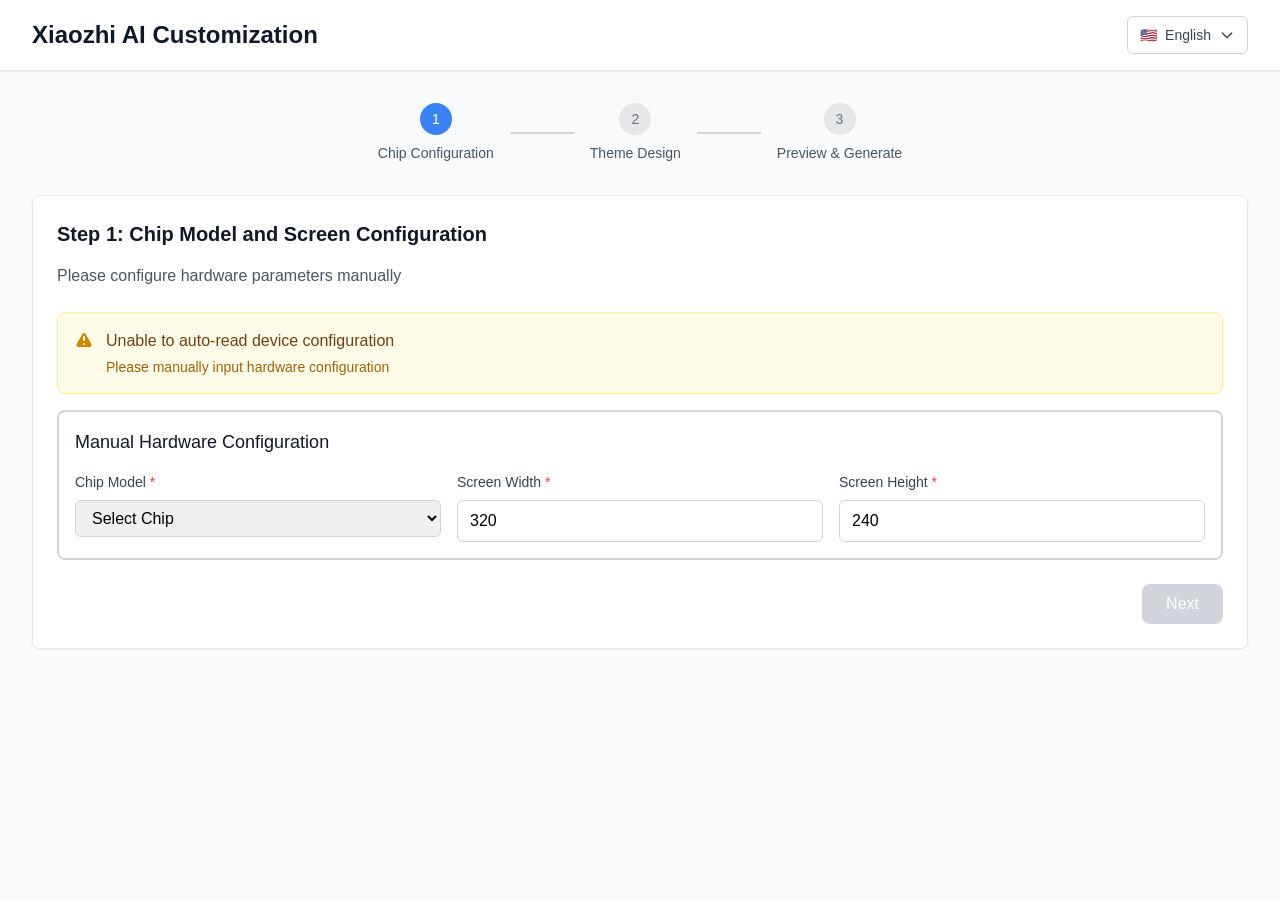
<file: V0.1.1/frontend/generator/index.html>
<!DOCTYPE html>
<html lang="zh-CN">
  <head>
    <meta charset="UTF-8" />
    <meta name="viewport" content="width=device-width, initial-scale=1.0" />
    <link rel="icon" href="./favicon.ico">
    <title>Xiaozhi AI Customization</title>
    <script type="module" crossorigin src="./assets/index-Guo1hQ-y.js"></script>
    <link rel="stylesheet" crossorigin href="./assets/index-B3ns2K1c.css">
  </head>
  <body>
    <div id="app"></div>
  </body>
</html>
</file>
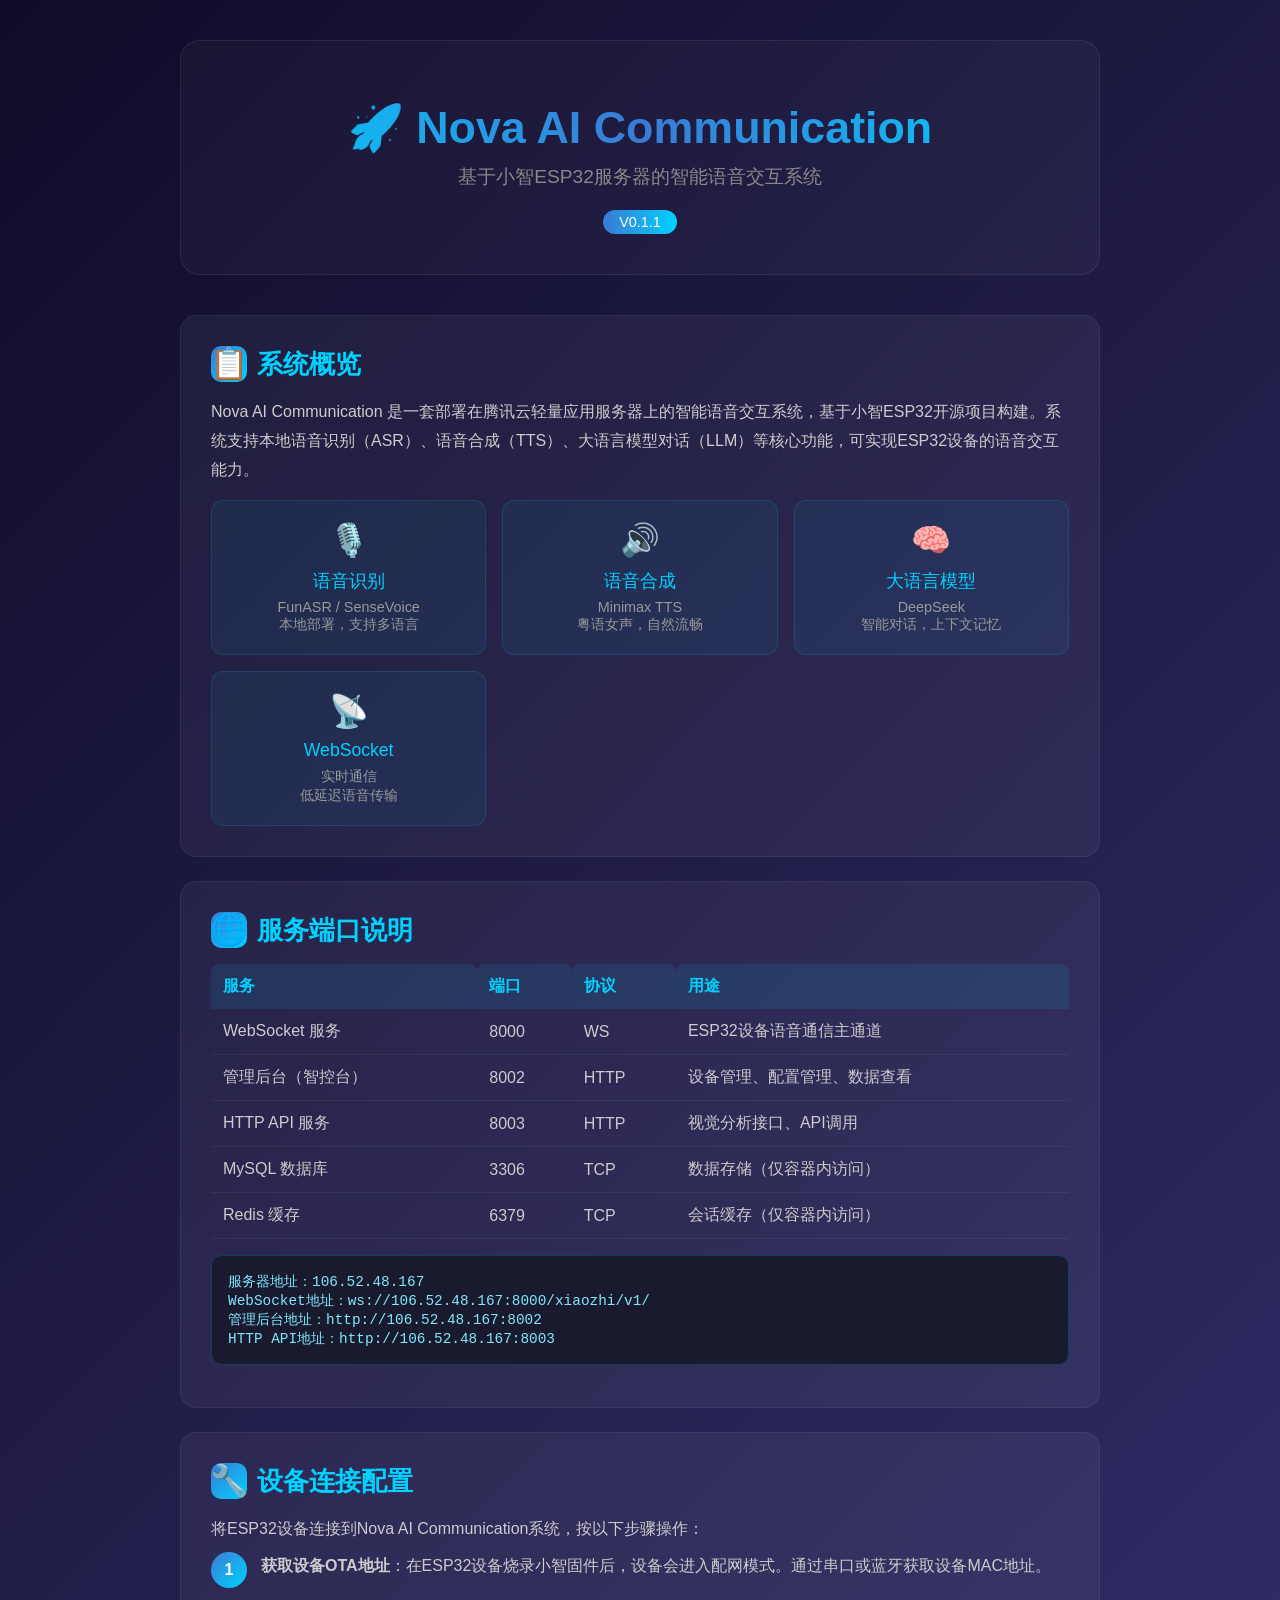
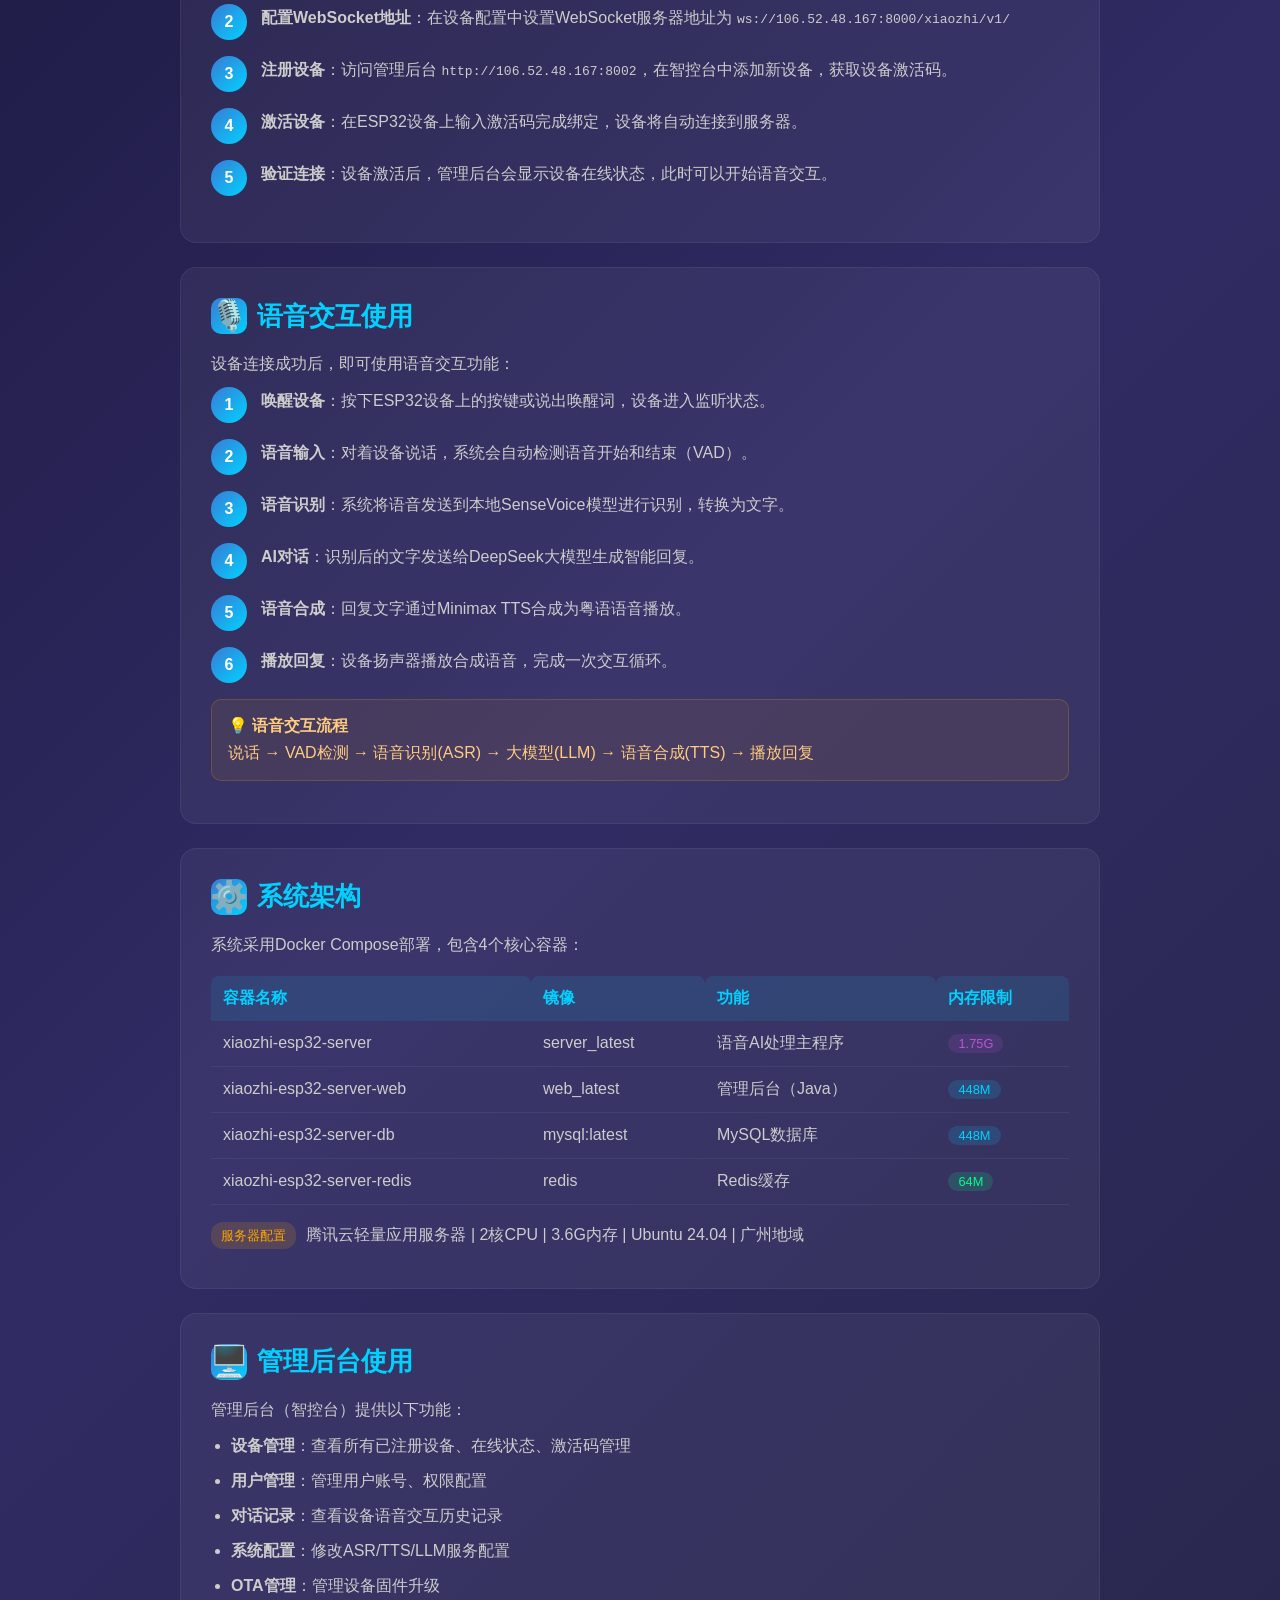
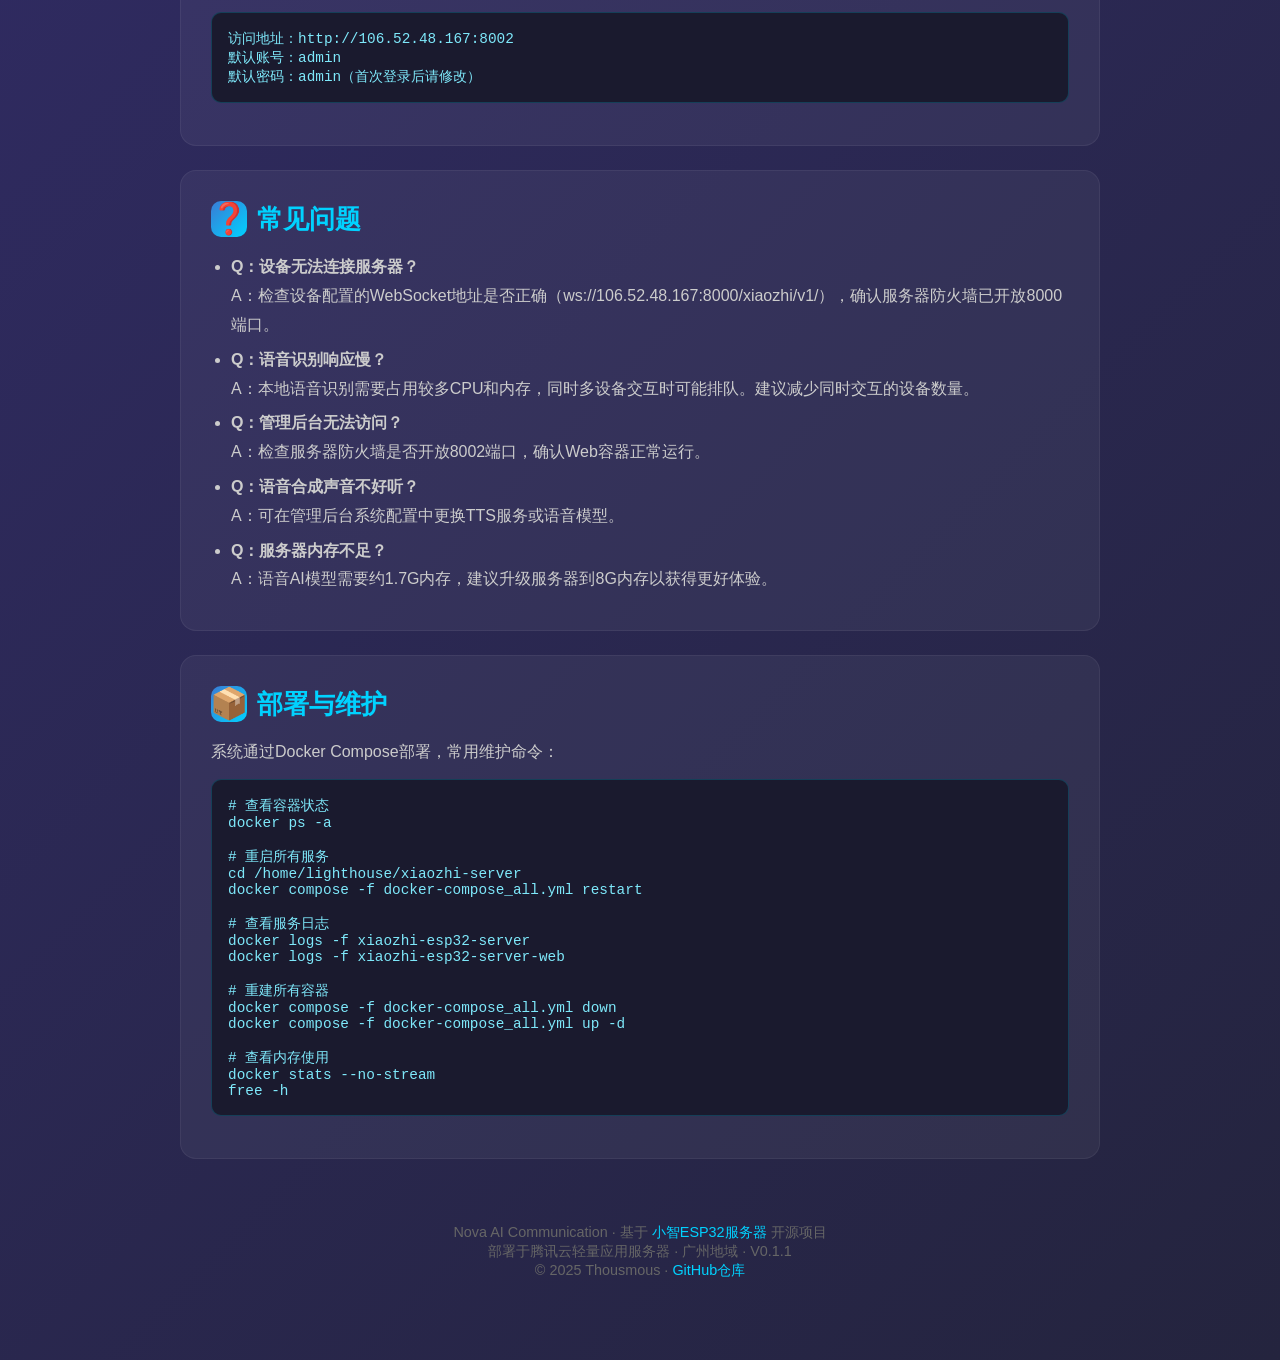
<file: tutorial.html>
<!DOCTYPE html>
<html lang="zh-CN">
<head>
    <meta charset="UTF-8">
    <meta name="viewport" content="width=device-width, initial-scale=1.0">
    <title>Nova AI Communication - 使用教程</title>
    <style>
        * { margin: 0; padding: 0; box-sizing: border-box; }
        body {
            font-family: -apple-system, BlinkMacSystemFont, 'Segoe UI', Roboto, 'Helvetica Neue', Arial, sans-serif;
            background: linear-gradient(135deg, #0f0c29, #302b63, #24243e);
            color: #e0e0e0;
            min-height: 100vh;
        }
        .container { max-width: 960px; margin: 0 auto; padding: 40px 20px; }
        .header {
            text-align: center;
            padding: 60px 20px 40px;
            background: rgba(255,255,255,0.03);
            border-radius: 20px;
            margin-bottom: 40px;
            border: 1px solid rgba(255,255,255,0.08);
        }
        .header h1 {
            font-size: 2.8em;
            background: linear-gradient(90deg, #00d2ff, #3a7bd5, #00d2ff);
            -webkit-background-clip: text;
            -webkit-text-fill-color: transparent;
            margin-bottom: 10px;
        }
        .header .subtitle { font-size: 1.2em; color: #888; margin-bottom: 20px; }
        .header .version {
            display: inline-block;
            background: linear-gradient(90deg, #3a7bd5, #00d2ff);
            color: #fff;
            padding: 4px 16px;
            border-radius: 20px;
            font-size: 0.9em;
        }
        .section {
            background: rgba(255,255,255,0.05);
            border-radius: 16px;
            padding: 30px;
            margin-bottom: 24px;
            border: 1px solid rgba(255,255,255,0.06);
            transition: transform 0.3s, box-shadow 0.3s;
        }
        .section:hover { transform: translateY(-2px); box-shadow: 0 8px 30px rgba(0,210,255,0.1); }
        .section h2 {
            font-size: 1.6em;
            color: #00d2ff;
            margin-bottom: 16px;
            display: flex;
            align-items: center;
            gap: 10px;
        }
        .section h2 .icon {
            width: 36px; height: 36px;
            background: linear-gradient(135deg, #3a7bd5, #00d2ff);
            border-radius: 10px;
            display: flex; align-items: center; justify-content: center;
            font-size: 1.2em;
        }
        .section p, .section li { line-height: 1.8; color: #ccc; margin-bottom: 8px; }
        .section ul { padding-left: 20px; }
        .section li { margin-bottom: 6px; }
        .card-grid { display: grid; grid-template-columns: repeat(auto-fit, minmax(220px, 1fr)); gap: 16px; margin-top: 16px; }
        .card {
            background: rgba(0,210,255,0.06);
            border: 1px solid rgba(0,210,255,0.15);
            border-radius: 12px;
            padding: 20px;
            text-align: center;
        }
        .card .card-icon { font-size: 2em; margin-bottom: 10px; }
        .card .card-title { font-size: 1.1em; color: #00d2ff; margin-bottom: 6px; }
        .card .card-desc { font-size: 0.9em; color: #999; }
        .code-block {
            background: #1a1a2e;
            border: 1px solid rgba(0,210,255,0.2);
            border-radius: 10px;
            padding: 16px;
            margin: 12px 0;
            font-family: 'Fira Code', 'Courier New', monospace;
            font-size: 0.9em;
            color: #7ee8fa;
            overflow-x: auto;
            white-space: pre-wrap;
        }
        .badge {
            display: inline-block;
            padding: 2px 10px;
            border-radius: 12px;
            font-size: 0.8em;
            margin-right: 6px;
        }
        .badge-blue { background: rgba(0,210,255,0.15); color: #00d2ff; }
        .badge-green { background: rgba(0,255,136,0.15); color: #00ff88; }
        .badge-orange { background: rgba(255,165,0,0.15); color: #ffa500; }
        .badge-purple { background: rgba(186,85,211,0.15); color: #ba55d3; }
        .table { width: 100%; border-collapse: collapse; margin: 16px 0; }
        .table th { background: rgba(0,210,255,0.1); color: #00d2ff; padding: 12px; text-align: left; border-radius: 8px 8px 0 0; }
        .table td { padding: 12px; border-bottom: 1px solid rgba(255,255,255,0.06); color: #ccc; }
        .table tr:hover td { background: rgba(255,255,255,0.02); }
        .step-list { counter-reset: step; list-style: none; padding-left: 0; }
        .step-list li {
            counter-increment: step;
            padding-left: 50px;
            position: relative;
            margin-bottom: 16px;
            min-height: 36px;
        }
        .step-list li::before {
            content: counter(step);
            position: absolute;
            left: 0; top: 0;
            width: 36px; height: 36px;
            background: linear-gradient(135deg, #3a7bd5, #00d2ff);
            border-radius: 50%;
            display: flex; align-items: center; justify-content: center;
            font-weight: bold; color: #fff;
        }
        .footer {
            text-align: center;
            padding: 40px 20px;
            color: #666;
            font-size: 0.9em;
        }
        .footer a { color: #00d2ff; text-decoration: none; }
        .alert {
            background: rgba(255,165,0,0.08);
            border: 1px solid rgba(255,165,0,0.2);
            border-radius: 10px;
            padding: 16px;
            margin: 12px 0;
            color: #ffcc80;
        }
        .alert-title { font-weight: bold; margin-bottom: 6px; }
        @media (max-width: 768px) {
            .header h1 { font-size: 1.8em; }
            .section { padding: 20px; }
            .card-grid { grid-template-columns: 1fr; }
        }
    </style>
</head>
<body>
<div class="container">
    <div class="header">
        <h1>🚀 Nova AI Communication</h1>
        <div class="subtitle">基于小智ESP32服务器的智能语音交互系统</div>
        <div class="version">V0.1.1</div>
    </div>

    <div class="section">
        <h2><span class="icon">📋</span> 系统概览</h2>
        <p>Nova AI Communication 是一套部署在腾讯云轻量应用服务器上的智能语音交互系统，基于小智ESP32开源项目构建。系统支持本地语音识别（ASR）、语音合成（TTS）、大语言模型对话（LLM）等核心功能，可实现ESP32设备的语音交互能力。</p>
        <div class="card-grid">
            <div class="card">
                <div class="card-icon">🎙️</div>
                <div class="card-title">语音识别</div>
                <div class="card-desc">FunASR / SenseVoice<br>本地部署，支持多语言</div>
            </div>
            <div class="card">
                <div class="card-icon">🔊</div>
                <div class="card-title">语音合成</div>
                <div class="card-desc">Minimax TTS<br>粤语女声，自然流畅</div>
            </div>
            <div class="card">
                <div class="card-icon">🧠</div>
                <div class="card-title">大语言模型</div>
                <div class="card-desc">DeepSeek<br>智能对话，上下文记忆</div>
            </div>
            <div class="card">
                <div class="card-icon">📡</div>
                <div class="card-title">WebSocket</div>
                <div class="card-desc">实时通信<br>低延迟语音传输</div>
            </div>
        </div>
    </div>

    <div class="section">
        <h2><span class="icon">🌐</span> 服务端口说明</h2>
        <table class="table">
            <thead>
                <tr><th>服务</th><th>端口</th><th>协议</th><th>用途</th></tr>
            </thead>
            <tbody>
                <tr><td>WebSocket 服务</td><td>8000</td><td>WS</td><td>ESP32设备语音通信主通道</td></tr>
                <tr><td>管理后台（智控台）</td><td>8002</td><td>HTTP</td><td>设备管理、配置管理、数据查看</td></tr>
                <tr><td>HTTP API 服务</td><td>8003</td><td>HTTP</td><td>视觉分析接口、API调用</td></tr>
                <tr><td>MySQL 数据库</td><td>3306</td><td>TCP</td><td>数据存储（仅容器内访问）</td></tr>
                <tr><td>Redis 缓存</td><td>6379</td><td>TCP</td><td>会话缓存（仅容器内访问）</td></tr>
            </tbody>
        </table>
        <div class="code-block">服务器地址：106.52.48.167
WebSocket地址：ws://106.52.48.167:8000/xiaozhi/v1/
管理后台地址：http://106.52.48.167:8002
HTTP API地址：http://106.52.48.167:8003</div>
    </div>

    <div class="section">
        <h2><span class="icon">🔧</span> 设备连接配置</h2>
        <p>将ESP32设备连接到Nova AI Communication系统，按以下步骤操作：</p>
        <ol class="step-list">
            <li><strong>获取设备OTA地址</strong>：在ESP32设备烧录小智固件后，设备会进入配网模式。通过串口或蓝牙获取设备MAC地址。</li>
            <li><strong>配置WebSocket地址</strong>：在设备配置中设置WebSocket服务器地址为 <code>ws://106.52.48.167:8000/xiaozhi/v1/</code></li>
            <li><strong>注册设备</strong>：访问管理后台 <code>http://106.52.48.167:8002</code>，在智控台中添加新设备，获取设备激活码。</li>
            <li><strong>激活设备</strong>：在ESP32设备上输入激活码完成绑定，设备将自动连接到服务器。</li>
            <li><strong>验证连接</strong>：设备激活后，管理后台会显示设备在线状态，此时可以开始语音交互。</li>
        </ol>
    </div>

    <div class="section">
        <h2><span class="icon">🎙️</span> 语音交互使用</h2>
        <p>设备连接成功后，即可使用语音交互功能：</p>
        <ol class="step-list">
            <li><strong>唤醒设备</strong>：按下ESP32设备上的按键或说出唤醒词，设备进入监听状态。</li>
            <li><strong>语音输入</strong>：对着设备说话，系统会自动检测语音开始和结束（VAD）。</li>
            <li><strong>语音识别</strong>：系统将语音发送到本地SenseVoice模型进行识别，转换为文字。</li>
            <li><strong>AI对话</strong>：识别后的文字发送给DeepSeek大模型生成智能回复。</li>
            <li><strong>语音合成</strong>：回复文字通过Minimax TTS合成为粤语语音播放。</li>
            <li><strong>播放回复</strong>：设备扬声器播放合成语音，完成一次交互循环。</li>
        </ol>
        <div class="alert">
            <div class="alert-title">💡 语音交互流程</div>
            说话 → VAD检测 → 语音识别(ASR) → 大模型(LLM) → 语音合成(TTS) → 播放回复
        </div>
    </div>

    <div class="section">
        <h2><span class="icon">⚙️</span> 系统架构</h2>
        <p>系统采用Docker Compose部署，包含4个核心容器：</p>
        <table class="table">
            <thead>
                <tr><th>容器名称</th><th>镜像</th><th>功能</th><th>内存限制</th></tr>
            </thead>
            <tbody>
                <tr><td>xiaozhi-esp32-server</td><td>server_latest</td><td>语音AI处理主程序</td><td><span class="badge badge-purple">1.75G</span></td></tr>
                <tr><td>xiaozhi-esp32-server-web</td><td>web_latest</td><td>管理后台（Java）</td><td><span class="badge badge-blue">448M</span></td></tr>
                <tr><td>xiaozhi-esp32-server-db</td><td>mysql:latest</td><td>MySQL数据库</td><td><span class="badge badge-blue">448M</span></td></tr>
                <tr><td>xiaozhi-esp32-server-redis</td><td>redis</td><td>Redis缓存</td><td><span class="badge badge-green">64M</span></td></tr>
            </tbody>
        </table>
        <p><span class="badge badge-orange">服务器配置</span> 腾讯云轻量应用服务器 | 2核CPU | 3.6G内存 | Ubuntu 24.04 | 广州地域</p>
    </div>

    <div class="section">
        <h2><span class="icon">🖥️</span> 管理后台使用</h2>
        <p>管理后台（智控台）提供以下功能：</p>
        <ul>
            <li><strong>设备管理</strong>：查看所有已注册设备、在线状态、激活码管理</li>
            <li><strong>用户管理</strong>：管理用户账号、权限配置</li>
            <li><strong>对话记录</strong>：查看设备语音交互历史记录</li>
            <li><strong>系统配置</strong>：修改ASR/TTS/LLM服务配置</li>
            <li><strong>OTA管理</strong>：管理设备固件升级</li>
        </ul>
        <div class="code-block">访问地址：http://106.52.48.167:8002
默认账号：admin
默认密码：admin（首次登录后请修改）</div>
    </div>

    <div class="section">
        <h2><span class="icon">❓</span> 常见问题</h2>
        <ul>
            <li><strong>Q：设备无法连接服务器？</strong><br>A：检查设备配置的WebSocket地址是否正确（ws://106.52.48.167:8000/xiaozhi/v1/），确认服务器防火墙已开放8000端口。</li>
            <li><strong>Q：语音识别响应慢？</strong><br>A：本地语音识别需要占用较多CPU和内存，同时多设备交互时可能排队。建议减少同时交互的设备数量。</li>
            <li><strong>Q：管理后台无法访问？</strong><br>A：检查服务器防火墙是否开放8002端口，确认Web容器正常运行。</li>
            <li><strong>Q：语音合成声音不好听？</strong><br>A：可在管理后台系统配置中更换TTS服务或语音模型。</li>
            <li><strong>Q：服务器内存不足？</strong><br>A：语音AI模型需要约1.7G内存，建议升级服务器到8G内存以获得更好体验。</li>
        </ul>
    </div>

    <div class="section">
        <h2><span class="icon">📦</span> 部署与维护</h2>
        <p>系统通过Docker Compose部署，常用维护命令：</p>
        <div class="code-block"># 查看容器状态
docker ps -a

# 重启所有服务
cd /home/lighthouse/xiaozhi-server
docker compose -f docker-compose_all.yml restart

# 查看服务日志
docker logs -f xiaozhi-esp32-server
docker logs -f xiaozhi-esp32-server-web

# 重建所有容器
docker compose -f docker-compose_all.yml down
docker compose -f docker-compose_all.yml up -d

# 查看内存使用
docker stats --no-stream
free -h</div>
    </div>

    <div class="footer">
        <p>Nova AI Communication · 基于 <a href="https://github.com/xinnan-tech/xiaozhi-esp32-server" target="_blank">小智ESP32服务器</a> 开源项目</p>
        <p>部署于腾讯云轻量应用服务器 · 广州地域 · V0.1.1</p>
        <p>© 2025 Thousmous · <a href="https://github.com/Thousmous/Nova_AI_Communication" target="_blank">GitHub仓库</a></p>
    </div>
</div>
</body>
</html>
</file>
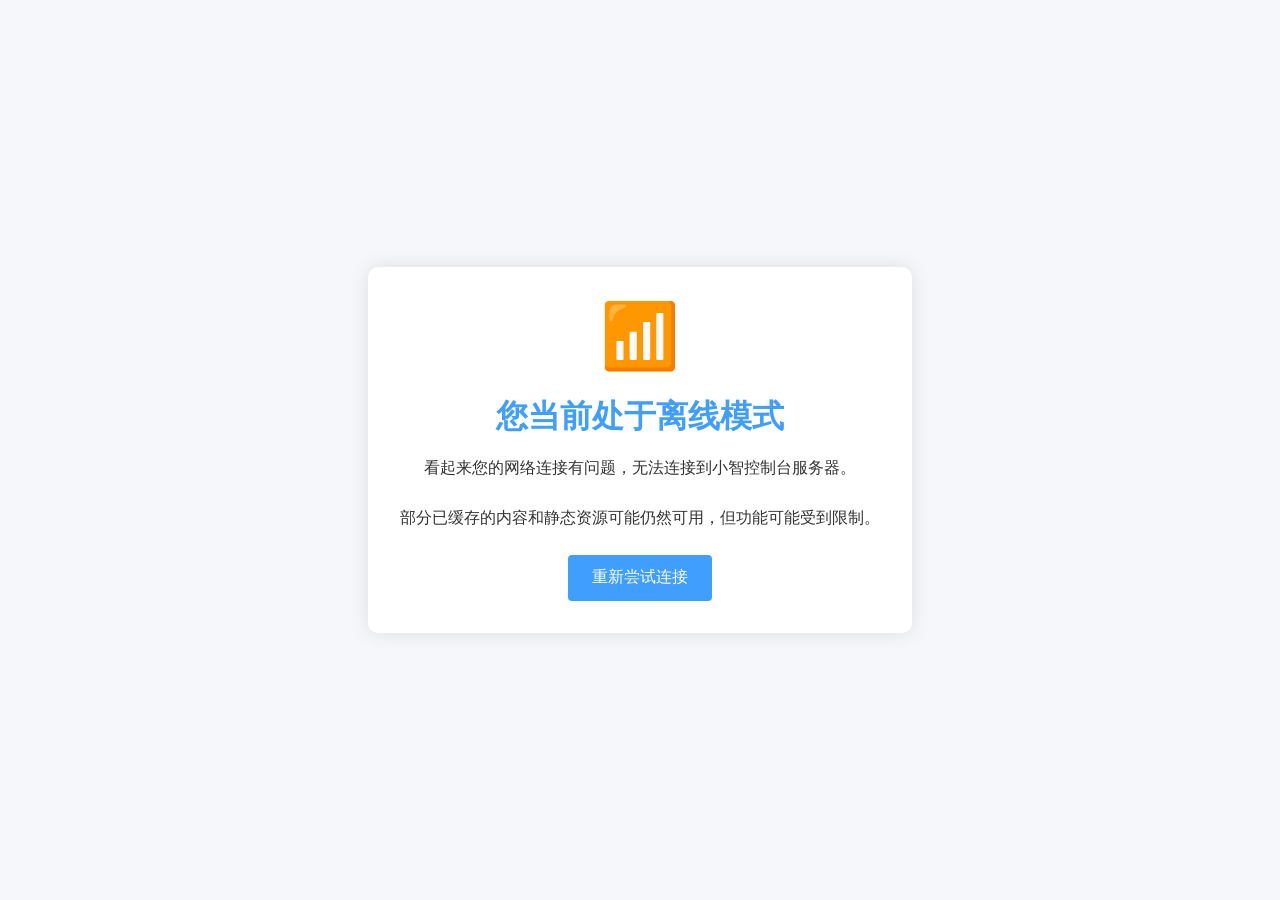
<file: V0.1.1/frontend/offline.html>
<!DOCTYPE html>
<html lang="zh-CN">
<head>
  <meta charset="UTF-8">
  <meta name="viewport" content="width=device-width, initial-scale=1.0">
  <title>离线模式 - 小智控制台</title>
  <style>
    body {
      font-family: -apple-system, BlinkMacSystemFont, 'Segoe UI', Roboto, Oxygen, Ubuntu, Cantarell, 'Open Sans', 'Helvetica Neue', sans-serif;
      display: flex;
      justify-content: center;
      align-items: center;
      height: 100vh;
      margin: 0;
      background-color: #f5f7fa;
      color: #333;
    }
    .container {
      text-align: center;
      padding: 2rem;
      background: white;
      border-radius: 10px;
      box-shadow: 0 0 20px rgba(0, 0, 0, 0.1);
      max-width: 80%;
    }
    h1 {
      margin-bottom: 1rem;
      color: #409EFF;
    }
    p {
      margin-bottom: 1.5rem;
      line-height: 1.6;
    }
    .btn {
      background-color: #409EFF;
      color: white;
      border: none;
      padding: 0.8rem 1.5rem;
      border-radius: 4px;
      font-size: 1rem;
      cursor: pointer;
      transition: background-color 0.3s;
    }
    .btn:hover {
      background-color: #337ecc;
    }
    .icon {
      font-size: 4rem;
      margin-bottom: 1rem;
      color: #409EFF;
    }
  </style>
</head>
<body>
  <div class="container">
    <div class="icon">📶</div>
    <h1>您当前处于离线模式</h1>
    <p>看起来您的网络连接有问题，无法连接到小智控制台服务器。</p>
    <p>部分已缓存的内容和静态资源可能仍然可用，但功能可能受到限制。</p>
    <button class="btn" onclick="window.location.reload()">重新尝试连接</button>
  </div>

  <script>
    // 检测网络状态变化
    window.addEventListener('online', () => {
      window.location.reload();
    });
  </script>
</body>
</html>
</file>
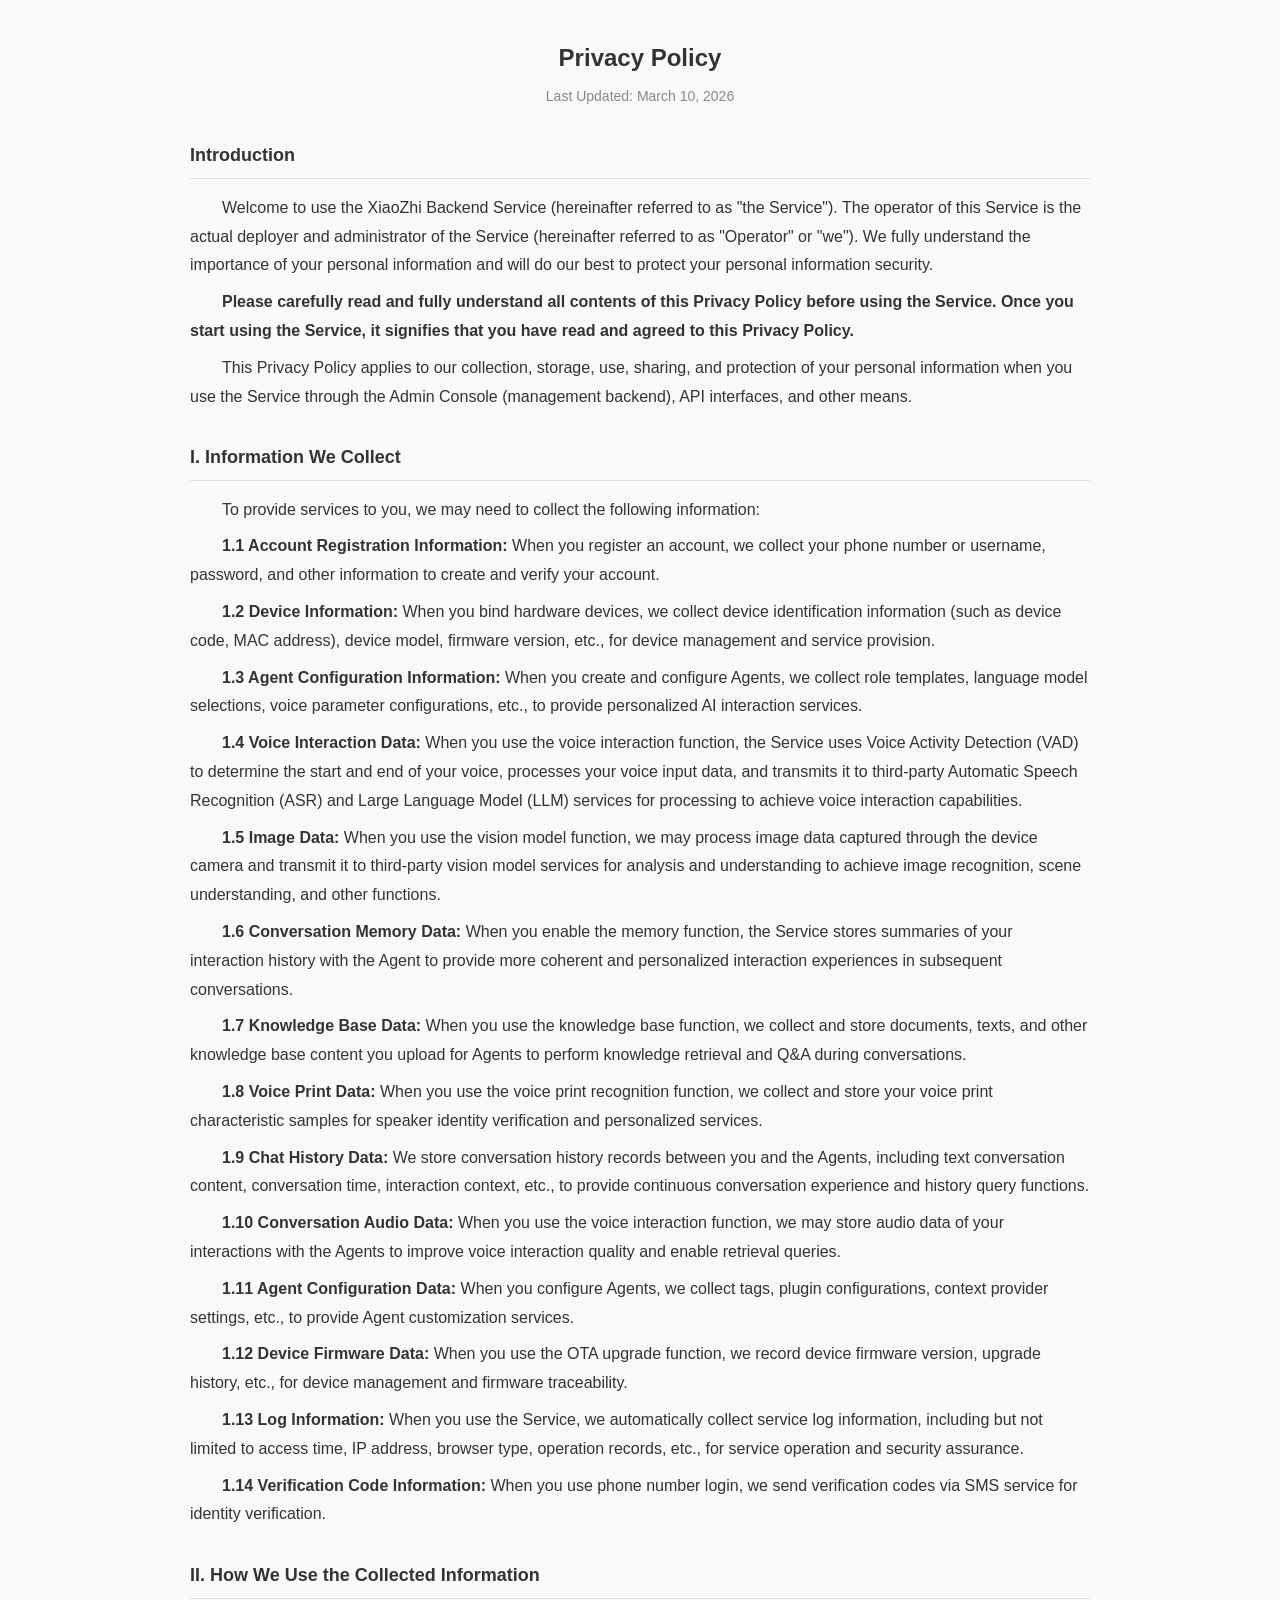
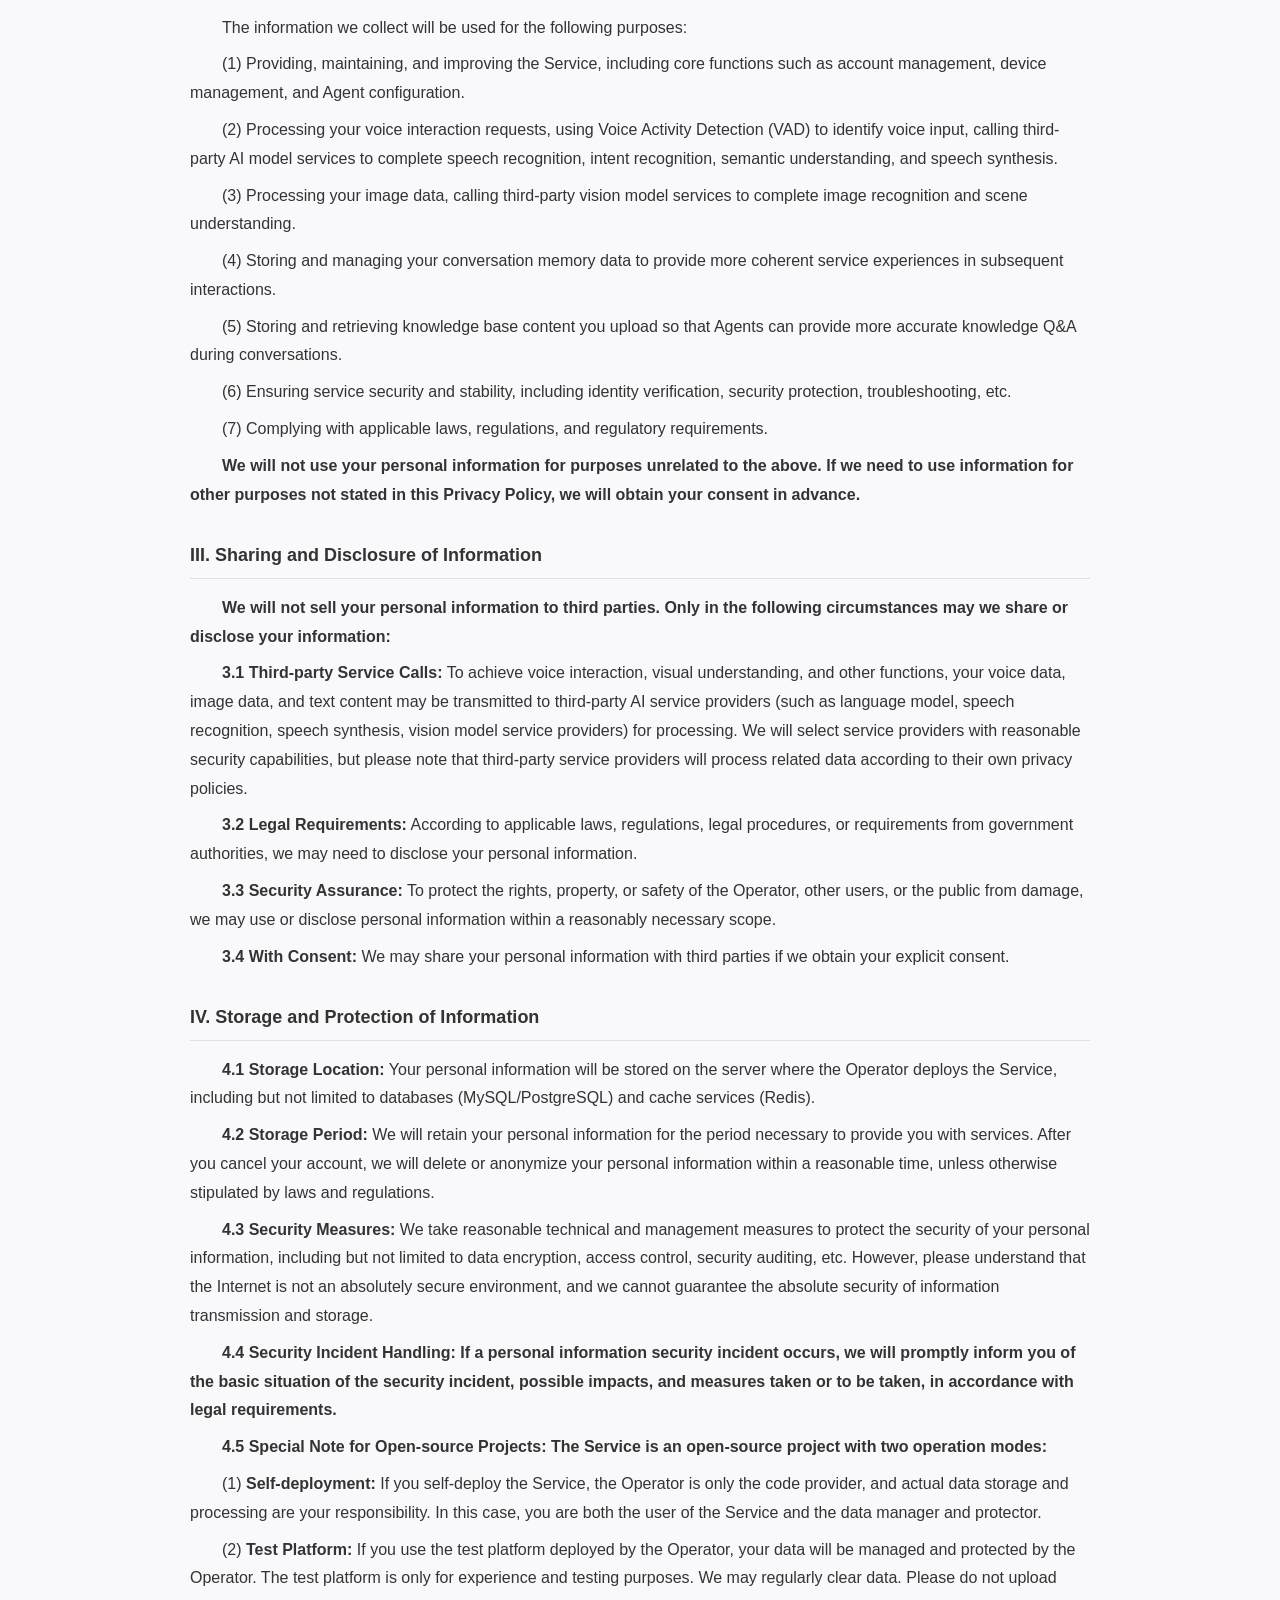
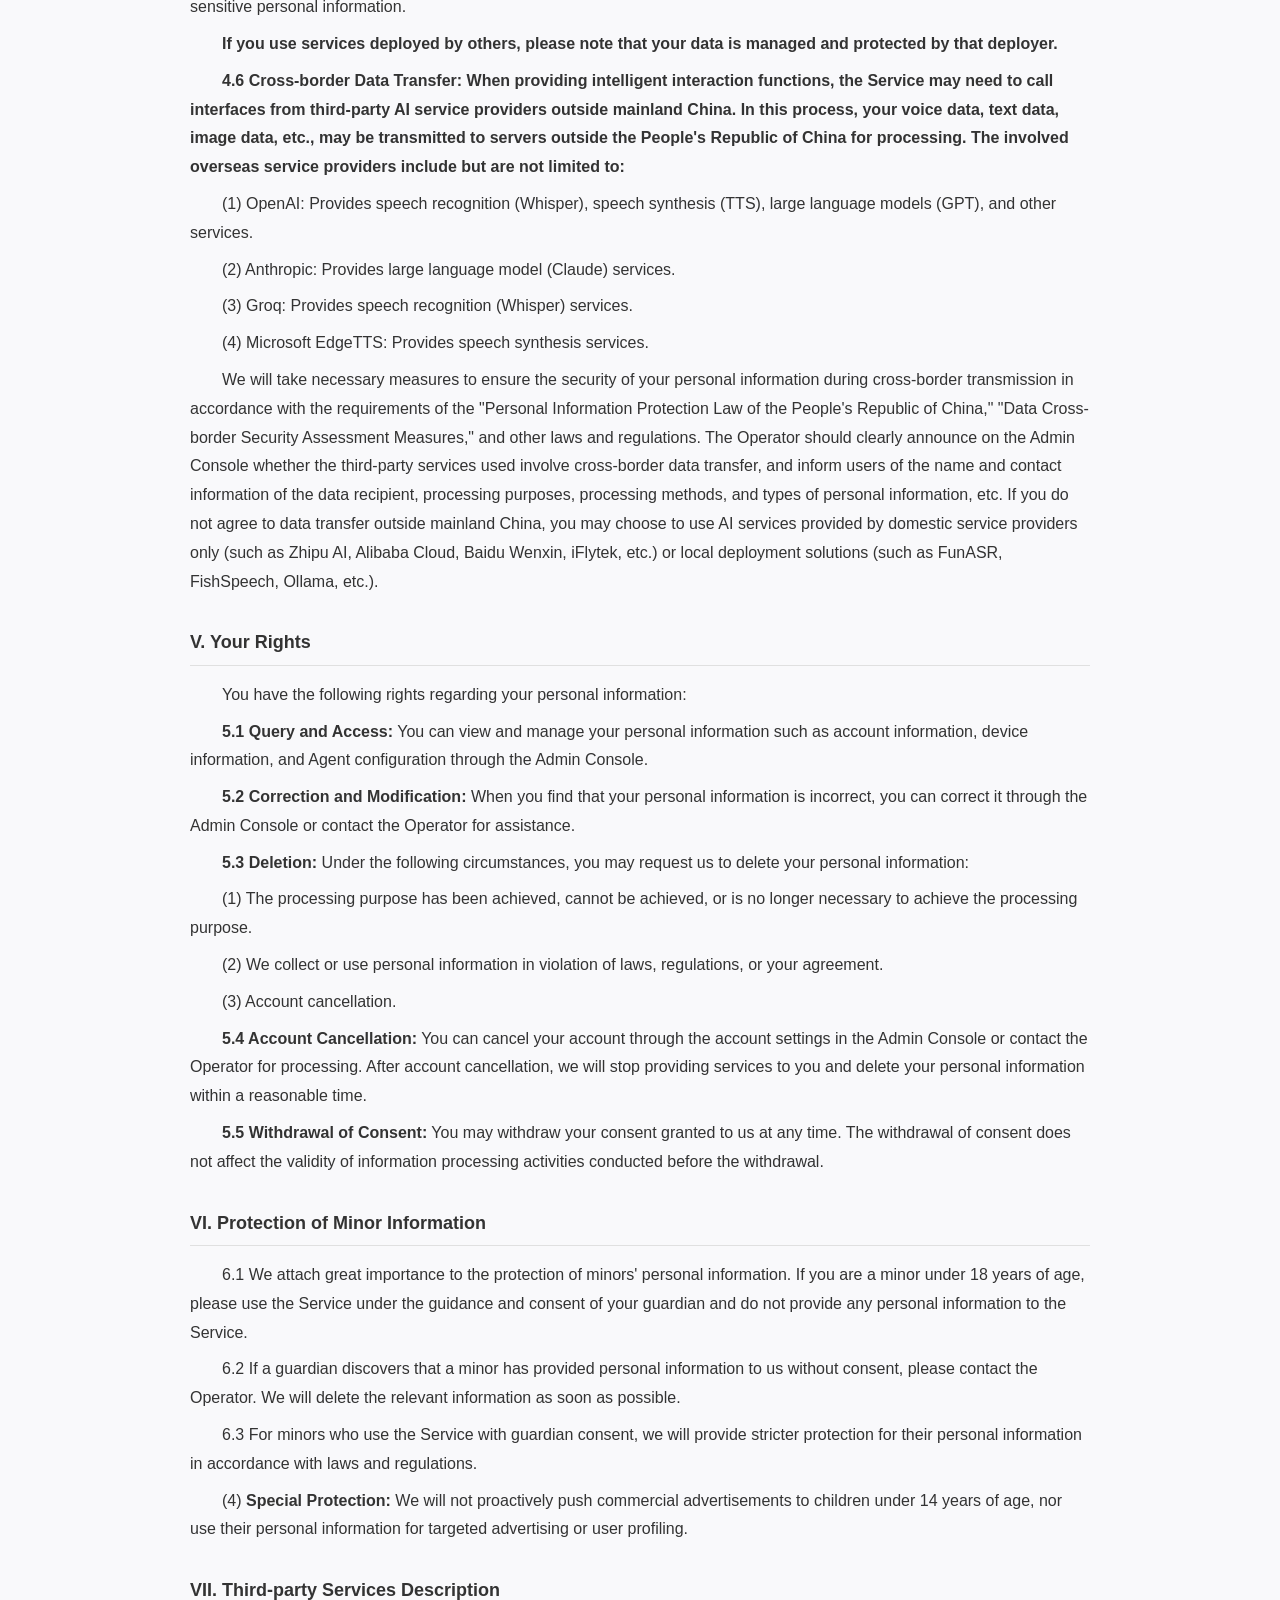
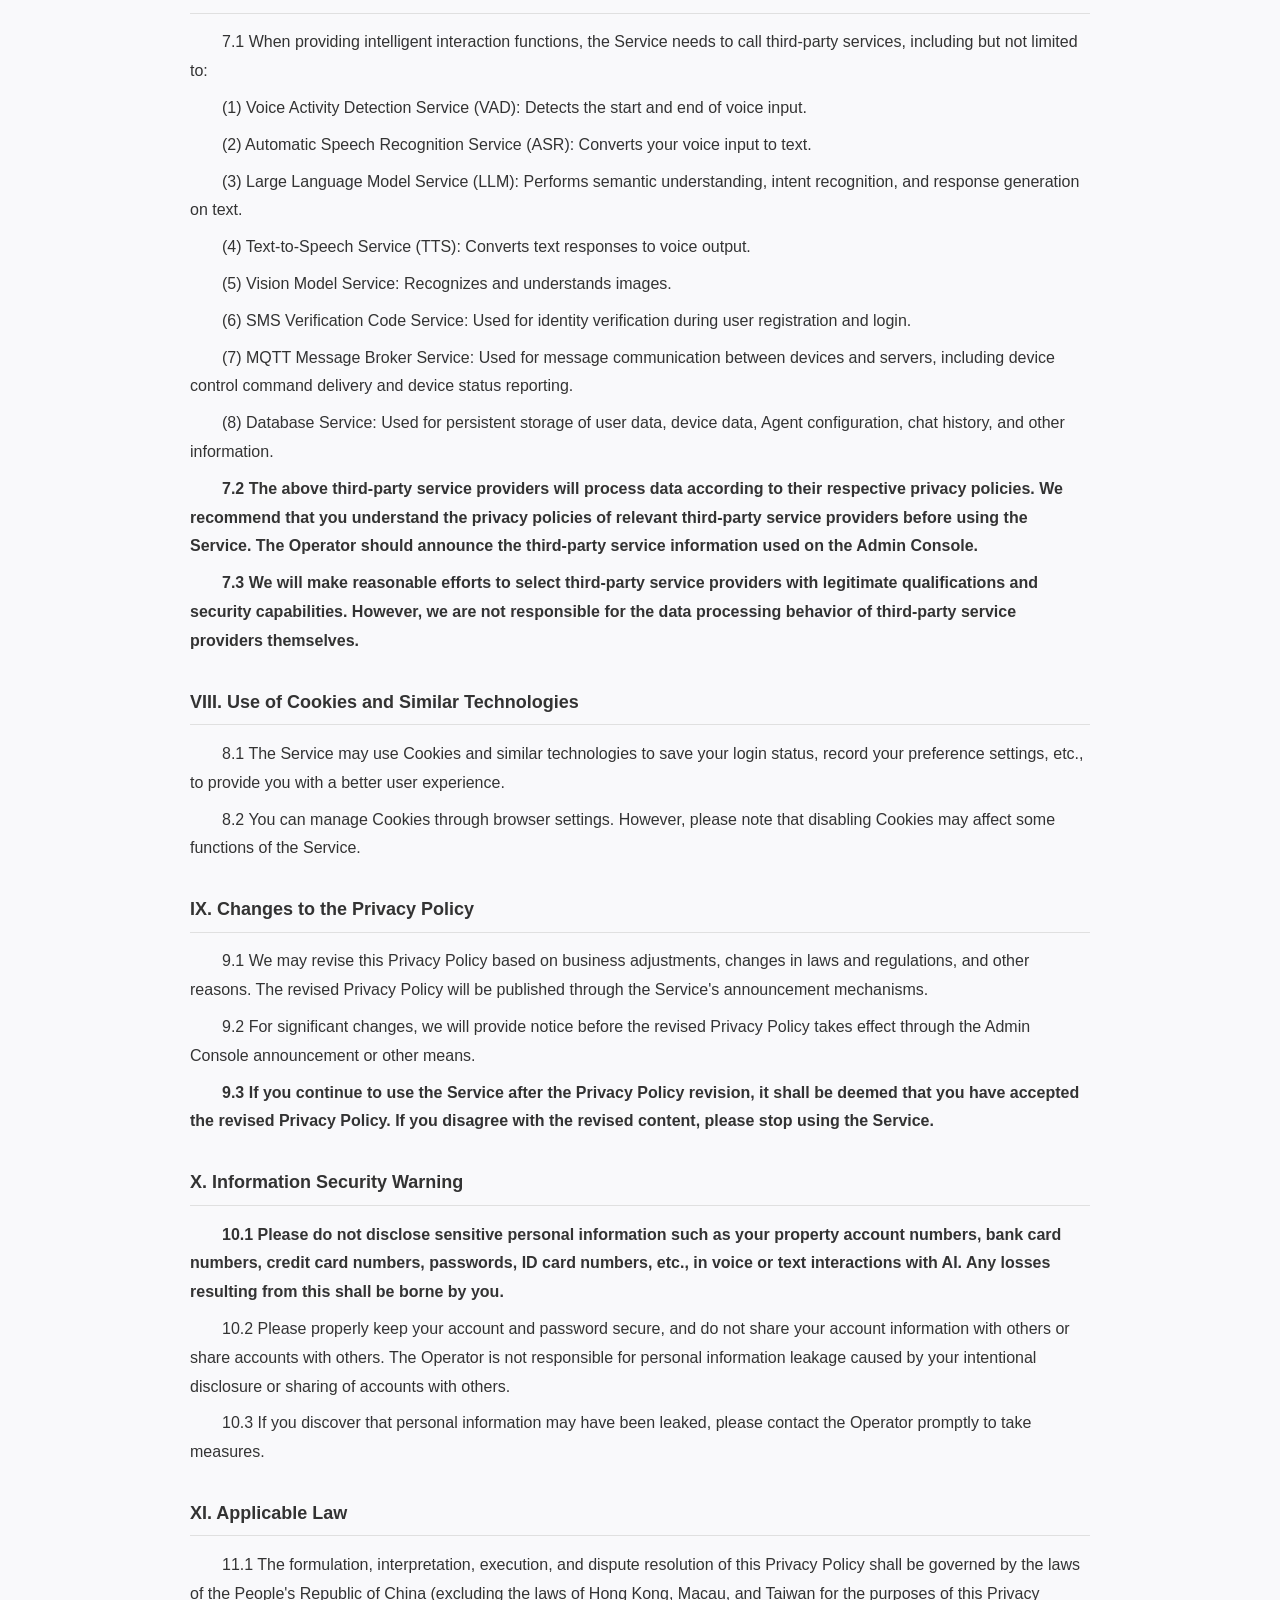
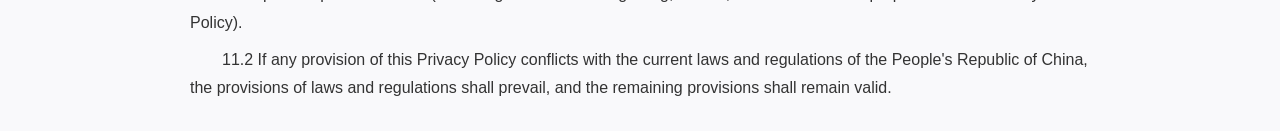
<file: V0.1.1/frontend/privacy-policy-en.html>
<!DOCTYPE html>
<html lang="en">

<head>
    <meta charset="UTF-8">
    <meta name="viewport" content="width=device-width, initial-scale=1.0">
    <title>Privacy Policy - XiaoZhi Backend Service</title>
    <style>
        body {
            font-family: -apple-system, BlinkMacSystemFont, "Segoe UI", "PingFang SC", "Hiragino Sans GB", "Microsoft YaHei", sans-serif;
            line-height: 1.8;
            color: #333;
            max-width: 900px;
            margin: 0 auto;
            padding: 20px 30px;
            background: #f9f9fb;
        }

        h1 {
            text-align: center;
            font-size: 24px;
            margin-bottom: 5px;
        }

        h2 {
            font-size: 18px;
            margin-top: 30px;
            border-bottom: 1px solid #e0e0e0;
            padding-bottom: 6px;
        }

        p {
            margin: 8px 0;
            text-indent: 2em;
        }

        .update-date {
            text-align: center;
            color: #888;
            font-size: 14px;
            margin-bottom: 30px;
        }

        .bold {
            font-weight: bold;
        }
    </style>
</head>

<body>

    <h1>Privacy Policy</h1>
    <div class="update-date">Last Updated: March 10, 2026</div>

    <h2>Introduction</h2>
    <p>Welcome to use the XiaoZhi Backend Service (hereinafter referred to as "the Service"). The operator of this Service is the actual deployer and administrator of the Service (hereinafter referred to as "Operator" or "we"). We fully understand the importance of your personal information and will do our best to protect your personal information security.
    </p>
    <p class="bold">Please carefully read and fully understand all contents of this Privacy Policy before using the Service. Once you start using the Service, it signifies that you have read and agreed to this Privacy Policy.</p>
    <p>This Privacy Policy applies to our collection, storage, use, sharing, and protection of your personal information when you use the Service through the Admin Console (management backend), API interfaces, and other means.</p>

    <h2>I. Information We Collect</h2>
    <p>To provide services to you, we may need to collect the following information:</p>
    <p><span class="bold">1.1 Account Registration Information:</span> When you register an account, we collect your phone number or username, password, and other information to create and verify your account.</p>
    <p><span class="bold">1.2 Device Information:</span> When you bind hardware devices, we collect device identification information (such as device code, MAC address), device model, firmware version, etc., for device management and service provision.</p>
    <p><span class="bold">1.3 Agent Configuration Information:</span> When you create and configure Agents, we collect role templates, language model selections, voice parameter configurations, etc., to provide personalized AI interaction services.</p>
    <p><span class="bold">1.4 Voice Interaction Data:</span> When you use the voice interaction function, the Service uses Voice Activity Detection (VAD) to determine the start and end of your voice, processes your voice input data, and transmits it to third-party Automatic Speech Recognition (ASR) and Large Language Model (LLM) services for processing to achieve voice interaction capabilities.</p>
    <p><span class="bold">1.5 Image Data:</span> When you use the vision model function, we may process image data captured through the device camera and transmit it to third-party vision model services for analysis and understanding to achieve image recognition, scene understanding, and other functions.</p>
    <p><span class="bold">1.6 Conversation Memory Data:</span> When you enable the memory function, the Service stores summaries of your interaction history with the Agent to provide more coherent and personalized interaction experiences in subsequent conversations.</p>
    <p><span class="bold">1.7 Knowledge Base Data:</span> When you use the knowledge base function, we collect and store documents, texts, and other knowledge base content you upload for Agents to perform knowledge retrieval and Q&A during conversations.</p>
    <p><span class="bold">1.8 Voice Print Data:</span> When you use the voice print recognition function, we collect and store your voice print characteristic samples for speaker identity verification and personalized services.</p>
    <p><span class="bold">1.9 Chat History Data:</span> We store conversation history records between you and the Agents, including text conversation content, conversation time, interaction context, etc., to provide continuous conversation experience and history query functions.</p>
    <p><span class="bold">1.10 Conversation Audio Data:</span> When you use the voice interaction function, we may store audio data of your interactions with the Agents to improve voice interaction quality and enable retrieval queries.</p>
    <p><span class="bold">1.11 Agent Configuration Data:</span> When you configure Agents, we collect tags, plugin configurations, context provider settings, etc., to provide Agent customization services.</p>
    <p><span class="bold">1.12 Device Firmware Data:</span> When you use the OTA upgrade function, we record device firmware version, upgrade history, etc., for device management and firmware traceability.</p>
    <p><span class="bold">1.13 Log Information:</span> When you use the Service, we automatically collect service log information, including but not limited to access time, IP address, browser type, operation records, etc., for service operation and security assurance.</p>
    <p><span class="bold">1.14 Verification Code Information:</span> When you use phone number login, we send verification codes via SMS service for identity verification.</p>

    <h2>II. How We Use the Collected Information</h2>
    <p>The information we collect will be used for the following purposes:</p>
    <p>(1) Providing, maintaining, and improving the Service, including core functions such as account management, device management, and Agent configuration.</p>
    <p>(2) Processing your voice interaction requests, using Voice Activity Detection (VAD) to identify voice input, calling third-party AI model services to complete speech recognition, intent recognition, semantic understanding, and speech synthesis.</p>
    <p>(3) Processing your image data, calling third-party vision model services to complete image recognition and scene understanding.</p>
    <p>(4) Storing and managing your conversation memory data to provide more coherent service experiences in subsequent interactions.</p>
    <p>(5) Storing and retrieving knowledge base content you upload so that Agents can provide more accurate knowledge Q&A during conversations.</p>
    <p>(6) Ensuring service security and stability, including identity verification, security protection, troubleshooting, etc.</p>
    <p>(7) Complying with applicable laws, regulations, and regulatory requirements.</p>
    <p class="bold">We will not use your personal information for purposes unrelated to the above. If we need to use information for other purposes not stated in this Privacy Policy, we will obtain your consent in advance.</p>

    <h2>III. Sharing and Disclosure of Information</h2>
    <p class="bold">We will not sell your personal information to third parties. Only in the following circumstances may we share or disclose your information:</p>
    <p><span class="bold">3.1 Third-party Service Calls:</span> To achieve voice interaction, visual understanding, and other functions, your voice data, image data, and text content may be transmitted to third-party AI service providers (such as language model, speech recognition, speech synthesis, vision model service providers) for processing. We will select service providers with reasonable security capabilities, but please note that third-party service providers will process related data according to their own privacy policies.</p>
    <p><span class="bold">3.2 Legal Requirements:</span> According to applicable laws, regulations, legal procedures, or requirements from government authorities, we may need to disclose your personal information.</p>
    <p><span class="bold">3.3 Security Assurance:</span> To protect the rights, property, or safety of the Operator, other users, or the public from damage, we may use or disclose personal information within a reasonably necessary scope.</p>
    <p><span class="bold">3.4 With Consent:</span> We may share your personal information with third parties if we obtain your explicit consent.</p>

    <h2>IV. Storage and Protection of Information</h2>
    <p><span class="bold">4.1 Storage Location:</span> Your personal information will be stored on the server where the Operator deploys the Service, including but not limited to databases (MySQL/PostgreSQL) and cache services (Redis).</p>
    <p><span class="bold">4.2 Storage Period:</span> We will retain your personal information for the period necessary to provide you with services. After you cancel your account, we will delete or anonymize your personal information within a reasonable time, unless otherwise stipulated by laws and regulations.</p>
    <p><span class="bold">4.3 Security Measures:</span> We take reasonable technical and management measures to protect the security of your personal information, including but not limited to data encryption, access control, security auditing, etc. However, please understand that the Internet is not an absolutely secure environment, and we cannot guarantee the absolute security of information transmission and storage.</p>
    <p class="bold">4.4 Security Incident Handling: If a personal information security incident occurs, we will promptly inform you of the basic situation of the security incident, possible impacts, and measures taken or to be taken, in accordance with legal requirements.</p>
    <p class="bold">4.5 Special Note for Open-source Projects: The Service is an open-source project with two operation modes:</p>
    <p>(1) <span class="bold">Self-deployment:</span> If you self-deploy the Service, the Operator is only the code provider, and actual data storage and processing are your responsibility. In this case, you are both the user of the Service and the data manager and protector.</p>
    <p>(2) <span class="bold">Test Platform:</span> If you use the test platform deployed by the Operator, your data will be managed and protected by the Operator. The test platform is only for experience and testing purposes. We may regularly clear data. Please do not upload sensitive personal information.</p>
    <p class="bold">If you use services deployed by others, please note that your data is managed and protected by that deployer.</p>
    <p class="bold">4.6 Cross-border Data Transfer: When providing intelligent interaction functions, the Service may need to call interfaces from third-party AI service providers outside mainland China. In this process, your voice data, text data, image data, etc., may be transmitted to servers outside the People's Republic of China for processing. The involved overseas service providers include but are not limited to:</p>
    <p>(1) OpenAI: Provides speech recognition (Whisper), speech synthesis (TTS), large language models (GPT), and other services.</p>
    <p>(2) Anthropic: Provides large language model (Claude) services.</p>
    <p>(3) Groq: Provides speech recognition (Whisper) services.</p>
    <p>(4) Microsoft EdgeTTS: Provides speech synthesis services.</p>
    <p>We will take necessary measures to ensure the security of your personal information during cross-border transmission in accordance with the requirements of the "Personal Information Protection Law of the People's Republic of China," "Data Cross-border Security Assessment Measures," and other laws and regulations. The Operator should clearly announce on the Admin Console whether the third-party services used involve cross-border data transfer, and inform users of the name and contact information of the data recipient, processing purposes, processing methods, and types of personal information, etc. If you do not agree to data transfer outside mainland China, you may choose to use AI services provided by domestic service providers only (such as Zhipu AI, Alibaba Cloud, Baidu Wenxin, iFlytek, etc.) or local deployment solutions (such as FunASR, FishSpeech, Ollama, etc.).</p>

    <h2>V. Your Rights</h2>
    <p>You have the following rights regarding your personal information:</p>
    <p><span class="bold">5.1 Query and Access:</span> You can view and manage your personal information such as account information, device information, and Agent configuration through the Admin Console.</p>
    <p><span class="bold">5.2 Correction and Modification:</span> When you find that your personal information is incorrect, you can correct it through the Admin Console or contact the Operator for assistance.</p>
    <p><span class="bold">5.3 Deletion:</span> Under the following circumstances, you may request us to delete your personal information:</p>
    <p>(1) The processing purpose has been achieved, cannot be achieved, or is no longer necessary to achieve the processing purpose.</p>
    <p>(2) We collect or use personal information in violation of laws, regulations, or your agreement.</p>
    <p>(3) Account cancellation.</p>
    <p><span class="bold">5.4 Account Cancellation:</span> You can cancel your account through the account settings in the Admin Console or contact the Operator for processing. After account cancellation, we will stop providing services to you and delete your personal information within a reasonable time.</p>
    <p><span class="bold">5.5 Withdrawal of Consent:</span> You may withdraw your consent granted to us at any time. The withdrawal of consent does not affect the validity of information processing activities conducted before the withdrawal.</p>

    <h2>VI. Protection of Minor Information</h2>
    <p>6.1 We attach great importance to the protection of minors' personal information. If you are a minor under 18 years of age, please use the Service under the guidance and consent of your guardian and do not provide any personal information to the Service.</p>
    <p>6.2 If a guardian discovers that a minor has provided personal information to us without consent, please contact the Operator. We will delete the relevant information as soon as possible.</p>
    <p>6.3 For minors who use the Service with guardian consent, we will provide stricter protection for their personal information in accordance with laws and regulations.</p>
    <p>(4) <span class="bold">Special Protection:</span> We will not proactively push commercial advertisements to children under 14 years of age, nor use their personal information for targeted advertising or user profiling.</p>

    <h2>VII. Third-party Services Description</h2>
    <p>7.1 When providing intelligent interaction functions, the Service needs to call third-party services, including but not limited to:</p>
    <p>(1) Voice Activity Detection Service (VAD): Detects the start and end of voice input.</p>
    <p>(2) Automatic Speech Recognition Service (ASR): Converts your voice input to text.</p>
    <p>(3) Large Language Model Service (LLM): Performs semantic understanding, intent recognition, and response generation on text.</p>
    <p>(4) Text-to-Speech Service (TTS): Converts text responses to voice output.</p>
    <p>(5) Vision Model Service: Recognizes and understands images.</p>
    <p>(6) SMS Verification Code Service: Used for identity verification during user registration and login.</p>
    <p>(7) MQTT Message Broker Service: Used for message communication between devices and servers, including device control command delivery and device status reporting.</p>
    <p>(8) Database Service: Used for persistent storage of user data, device data, Agent configuration, chat history, and other information.</p>
    <p class="bold">7.2 The above third-party service providers will process data according to their respective privacy policies. We recommend that you understand the privacy policies of relevant third-party service providers before using the Service. The Operator should announce the third-party service information used on the Admin Console.</p>
    <p class="bold">7.3 We will make reasonable efforts to select third-party service providers with legitimate qualifications and security capabilities. However, we are not responsible for the data processing behavior of third-party service providers themselves.</p>

    <h2>VIII. Use of Cookies and Similar Technologies</h2>
    <p>8.1 The Service may use Cookies and similar technologies to save your login status, record your preference settings, etc., to provide you with a better user experience.</p>
    <p>8.2 You can manage Cookies through browser settings. However, please note that disabling Cookies may affect some functions of the Service.</p>

    <h2>IX. Changes to the Privacy Policy</h2>
    <p>9.1 We may revise this Privacy Policy based on business adjustments, changes in laws and regulations, and other reasons. The revised Privacy Policy will be published through the Service's announcement mechanisms.</p>
    <p>9.2 For significant changes, we will provide notice before the revised Privacy Policy takes effect through the Admin Console announcement or other means.</p>
    <p class="bold">9.3 If you continue to use the Service after the Privacy Policy revision, it shall be deemed that you have accepted the revised Privacy Policy. If you disagree with the revised content, please stop using the Service.</p>

    <h2>X. Information Security Warning</h2>
    <p class="bold">10.1 Please do not disclose sensitive personal information such as your property account numbers, bank card numbers, credit card numbers, passwords, ID card numbers, etc., in voice or text interactions with AI. Any losses resulting from this shall be borne by you.</p>
    <p>10.2 Please properly keep your account and password secure, and do not share your account information with others or share accounts with others. The Operator is not responsible for personal information leakage caused by your intentional disclosure or sharing of accounts with others.</p>
    <p>10.3 If you discover that personal information may have been leaked, please contact the Operator promptly to take measures.</p>

    <h2>XI. Applicable Law</h2>
    <p>11.1 The formulation, interpretation, execution, and dispute resolution of this Privacy Policy shall be governed by the laws of the People's Republic of China (excluding the laws of Hong Kong, Macau, and Taiwan for the purposes of this Privacy Policy).</p>
    <p>11.2 If any provision of this Privacy Policy conflicts with the current laws and regulations of the People's Republic of China, the provisions of laws and regulations shall prevail, and the remaining provisions shall remain valid.</p>

</body>

</html>
</file>
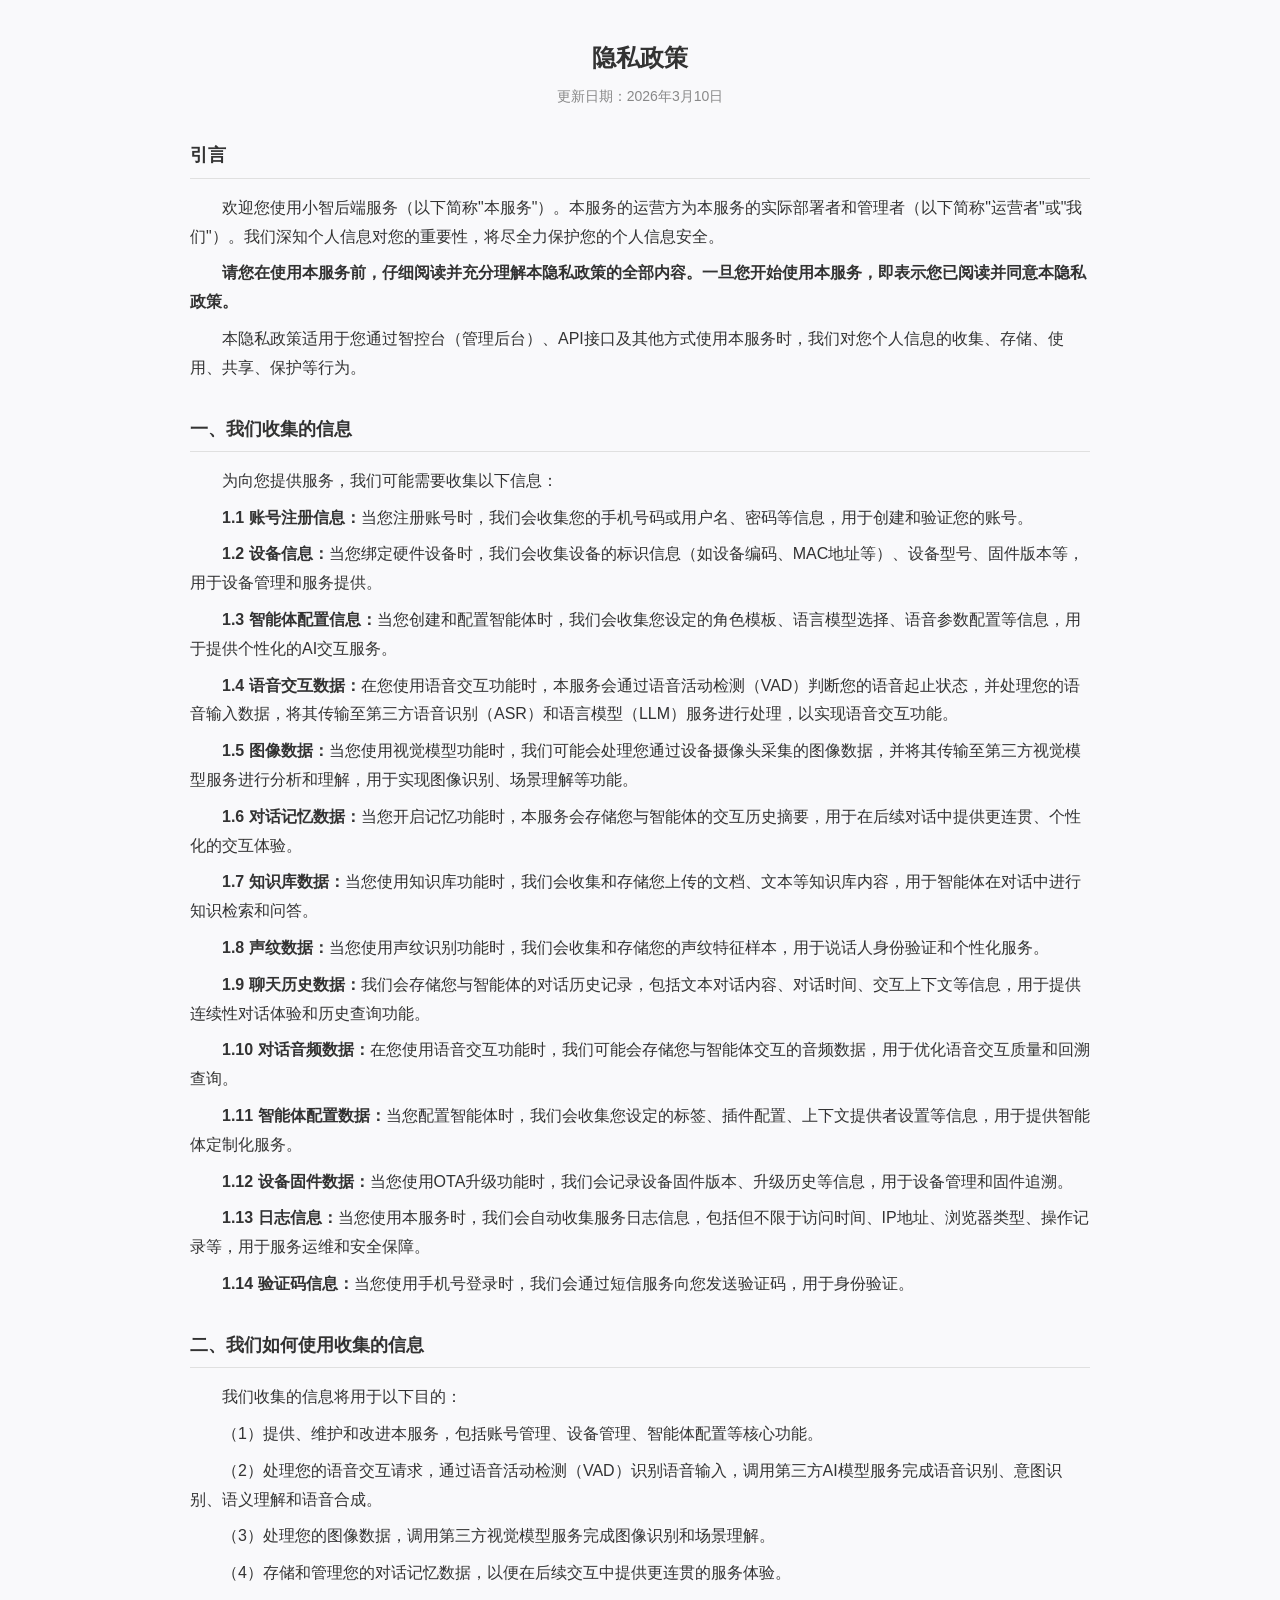
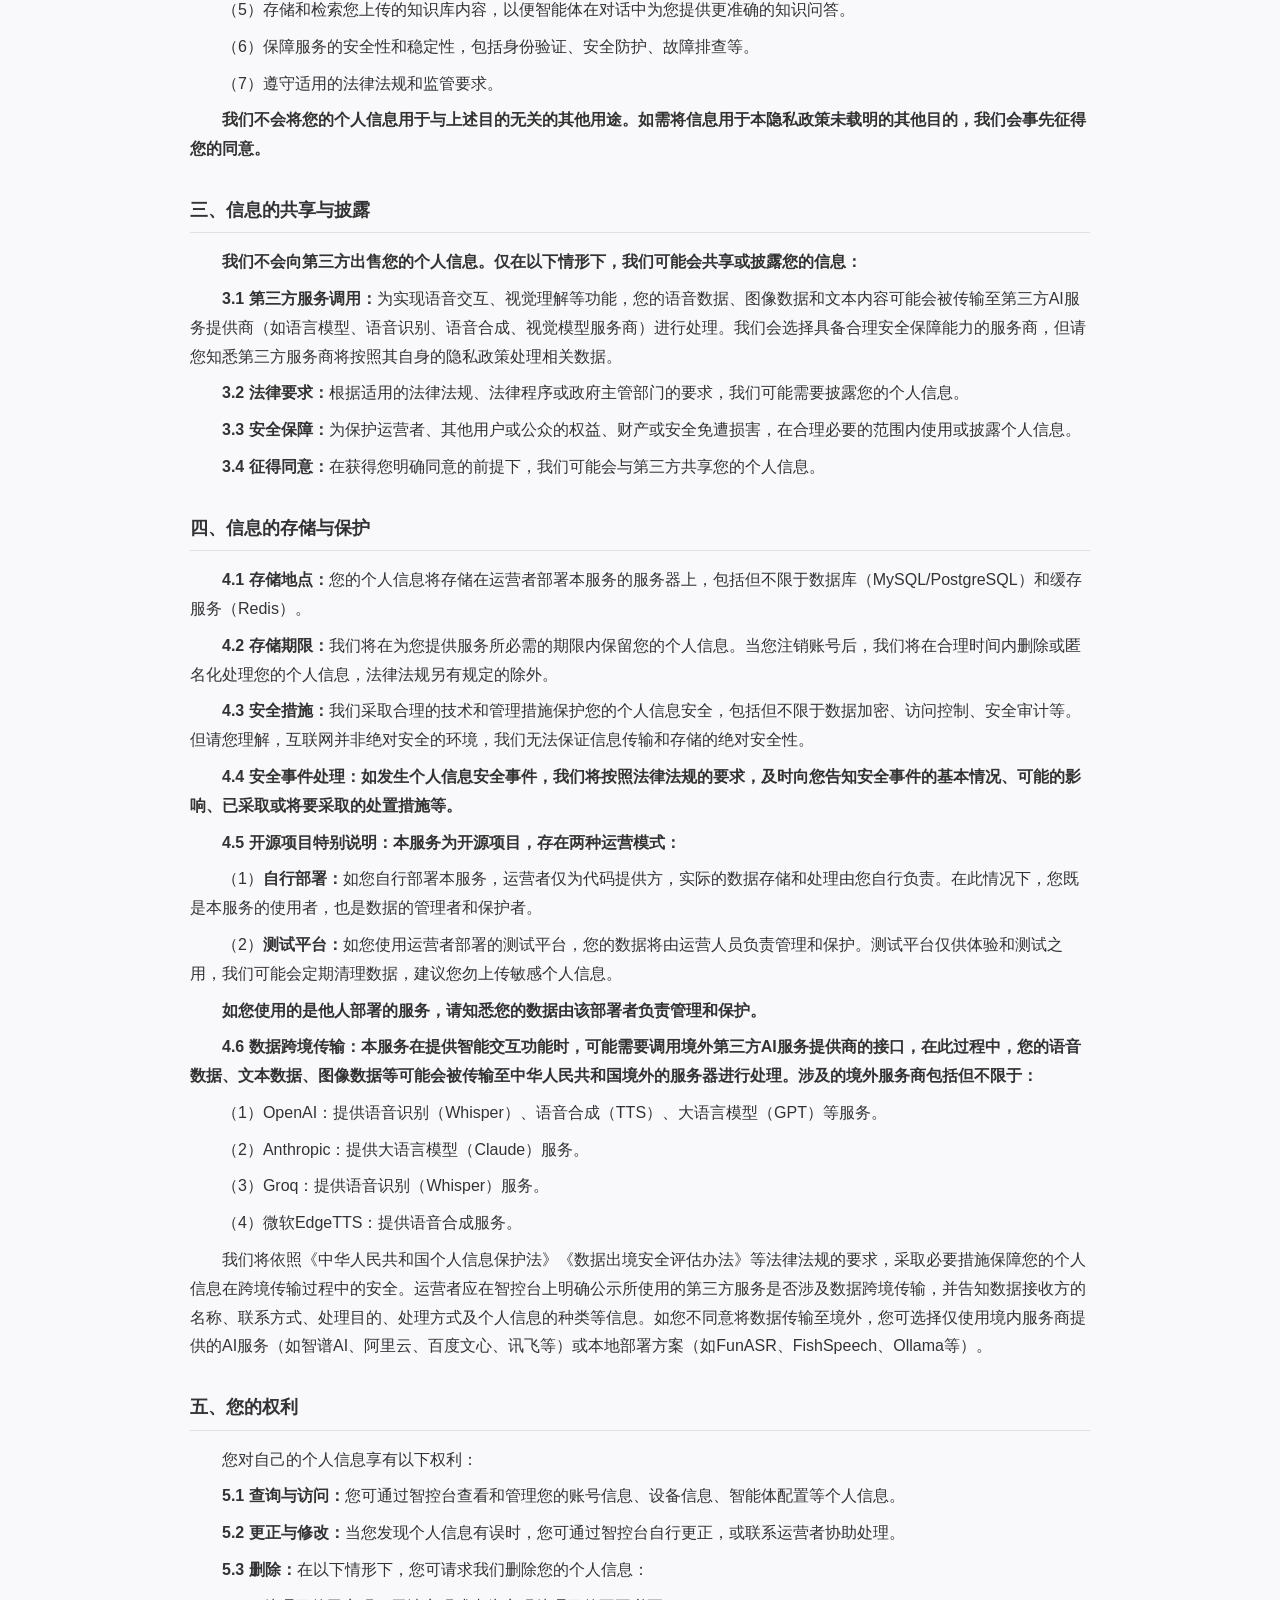
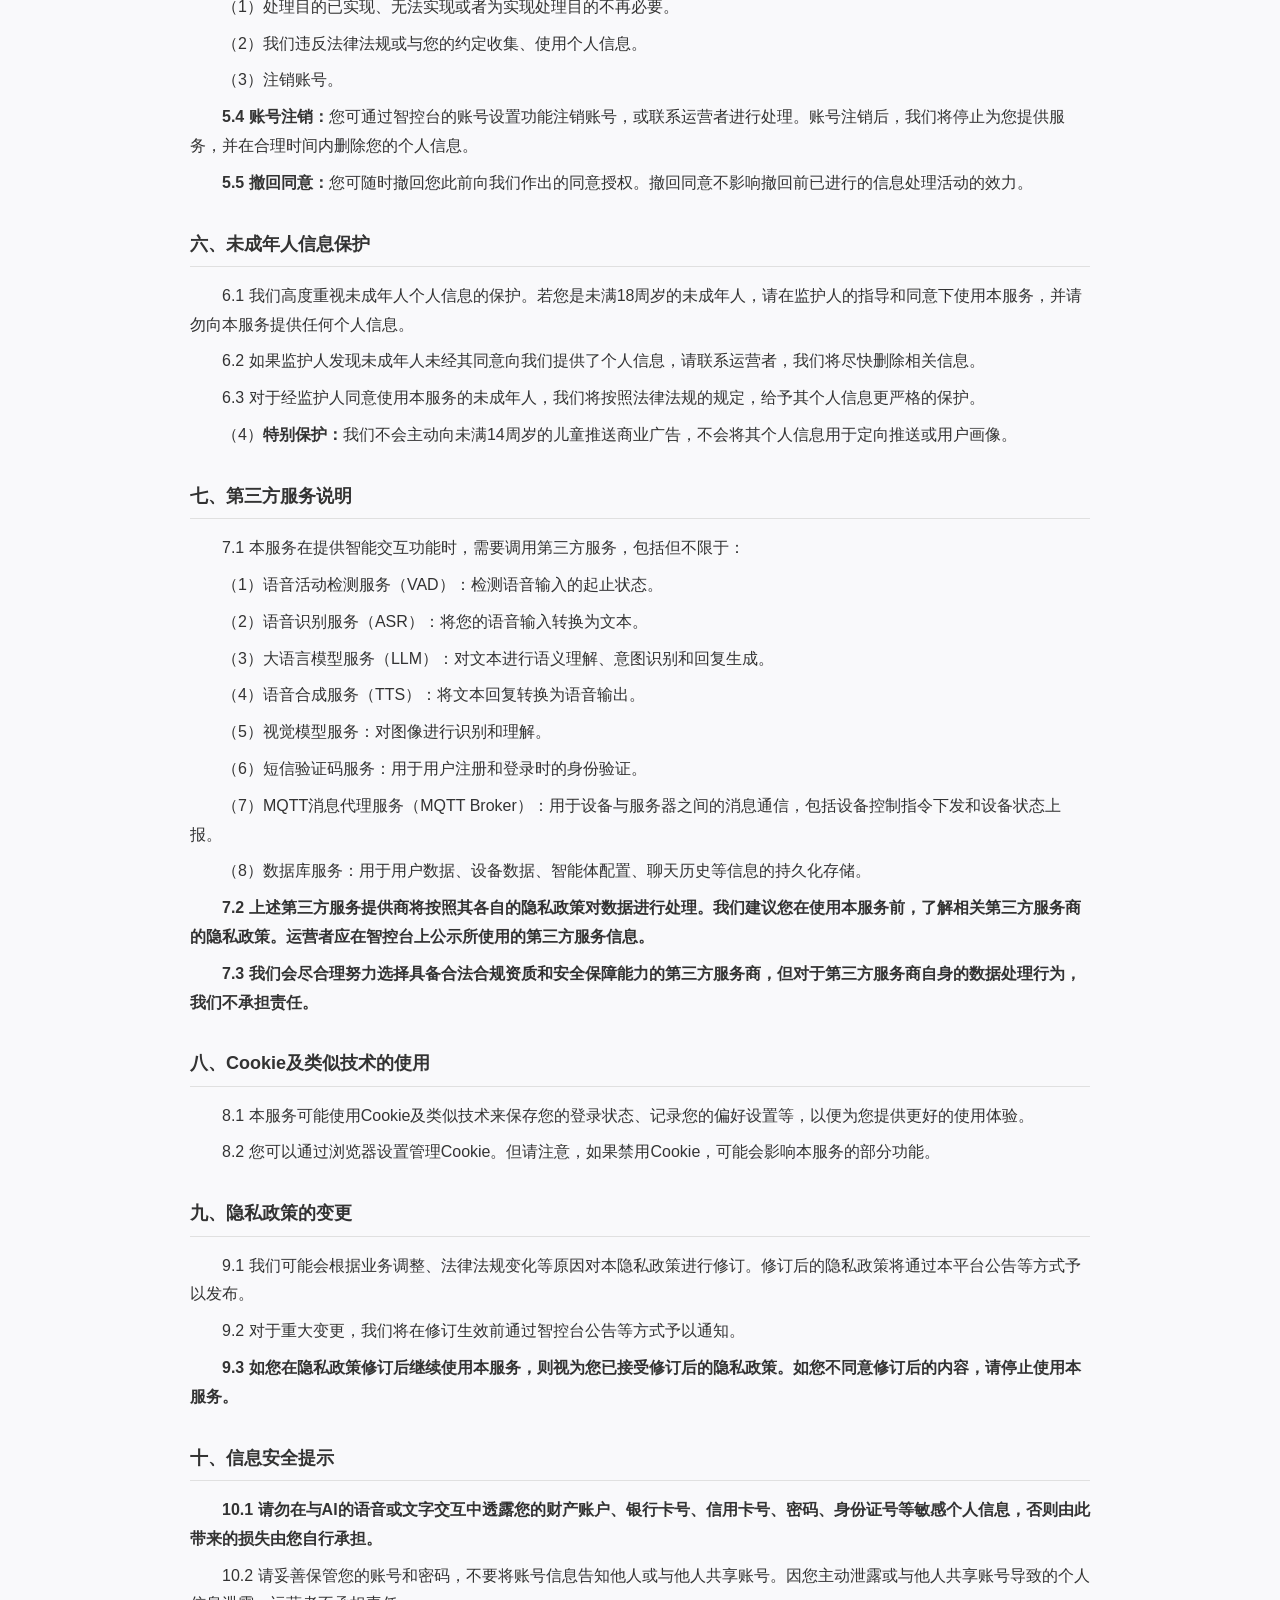
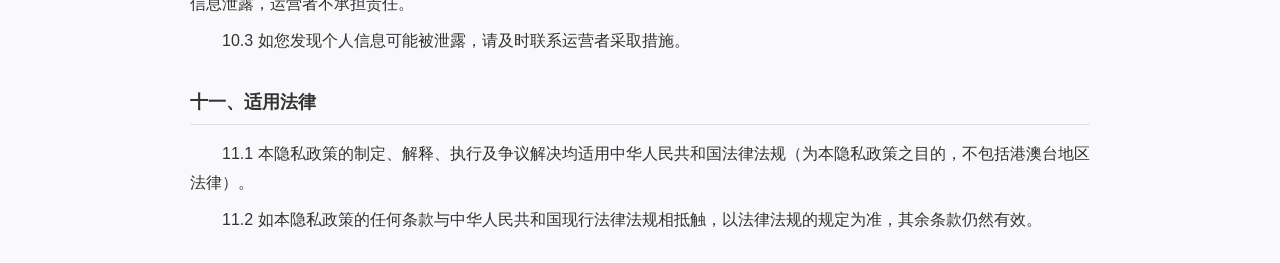
<file: V0.1.1/frontend/privacy-policy.html>
<!DOCTYPE html>
<html lang="zh-CN">

<head>
    <meta charset="UTF-8">
    <meta name="viewport" content="width=device-width, initial-scale=1.0">
    <title>隐私政策 - 小智后端服务</title>
    <style>
        body {
            font-family: -apple-system, BlinkMacSystemFont, "Segoe UI", "PingFang SC", "Hiragino Sans GB", "Microsoft YaHei", sans-serif;
            line-height: 1.8;
            color: #333;
            max-width: 900px;
            margin: 0 auto;
            padding: 20px 30px;
            background: #f9f9fb;
        }

        h1 {
            text-align: center;
            font-size: 24px;
            margin-bottom: 5px;
        }

        h2 {
            font-size: 18px;
            margin-top: 30px;
            border-bottom: 1px solid #e0e0e0;
            padding-bottom: 6px;
        }

        p {
            margin: 8px 0;
            text-indent: 2em;
        }

        .update-date {
            text-align: center;
            color: #888;
            font-size: 14px;
            margin-bottom: 30px;
        }

        .bold {
            font-weight: bold;
        }
    </style>
</head>

<body>

    <h1>隐私政策</h1>
    <div class="update-date">更新日期：2026年3月10日</div>

    <h2>引言</h2>
    <p>欢迎您使用小智后端服务（以下简称"本服务"）。本服务的运营方为本服务的实际部署者和管理者（以下简称"运营者"或"我们"）。我们深知个人信息对您的重要性，将尽全力保护您的个人信息安全。
    </p>
    <p class="bold">请您在使用本服务前，仔细阅读并充分理解本隐私政策的全部内容。一旦您开始使用本服务，即表示您已阅读并同意本隐私政策。</p>
    <p>本隐私政策适用于您通过智控台（管理后台）、API接口及其他方式使用本服务时，我们对您个人信息的收集、存储、使用、共享、保护等行为。</p>

    <h2>一、我们收集的信息</h2>
    <p>为向您提供服务，我们可能需要收集以下信息：</p>
    <p><span class="bold">1.1 账号注册信息：</span>当您注册账号时，我们会收集您的手机号码或用户名、密码等信息，用于创建和验证您的账号。</p>
    <p><span class="bold">1.2 设备信息：</span>当您绑定硬件设备时，我们会收集设备的标识信息（如设备编码、MAC地址等）、设备型号、固件版本等，用于设备管理和服务提供。</p>
    <p><span class="bold">1.3 智能体配置信息：</span>当您创建和配置智能体时，我们会收集您设定的角色模板、语言模型选择、语音参数配置等信息，用于提供个性化的AI交互服务。</p>
    <p><span class="bold">1.4
            语音交互数据：</span>在您使用语音交互功能时，本服务会通过语音活动检测（VAD）判断您的语音起止状态，并处理您的语音输入数据，将其传输至第三方语音识别（ASR）和语言模型（LLM）服务进行处理，以实现语音交互功能。
    </p>
    <p><span class="bold">1.5 图像数据：</span>当您使用视觉模型功能时，我们可能会处理您通过设备摄像头采集的图像数据，并将其传输至第三方视觉模型服务进行分析和理解，用于实现图像识别、场景理解等功能。
    </p>
    <p><span class="bold">1.6 对话记忆数据：</span>当您开启记忆功能时，本服务会存储您与智能体的交互历史摘要，用于在后续对话中提供更连贯、个性化的交互体验。</p>
    <p><span class="bold">1.7 知识库数据：</span>当您使用知识库功能时，我们会收集和存储您上传的文档、文本等知识库内容，用于智能体在对话中进行知识检索和问答。</p>
    <p><span class="bold">1.8 声纹数据：</span>当您使用声纹识别功能时，我们会收集和存储您的声纹特征样本，用于说话人身份验证和个性化服务。</p>
    <p><span class="bold">1.9 聊天历史数据：</span>我们会存储您与智能体的对话历史记录，包括文本对话内容、对话时间、交互上下文等信息，用于提供连续性对话体验和历史查询功能。</p>
    <p><span class="bold">1.10 对话音频数据：</span>在您使用语音交互功能时，我们可能会存储您与智能体交互的音频数据，用于优化语音交互质量和回溯查询。</p>
    <p><span class="bold">1.11 智能体配置数据：</span>当您配置智能体时，我们会收集您设定的标签、插件配置、上下文提供者设置等信息，用于提供智能体定制化服务。</p>
    <p><span class="bold">1.12 设备固件数据：</span>当您使用OTA升级功能时，我们会记录设备固件版本、升级历史等信息，用于设备管理和固件追溯。</p>
    <p><span class="bold">1.13 日志信息：</span>当您使用本服务时，我们会自动收集服务日志信息，包括但不限于访问时间、IP地址、浏览器类型、操作记录等，用于服务运维和安全保障。</p>
    <p><span class="bold">1.14 验证码信息：</span>当您使用手机号登录时，我们会通过短信服务向您发送验证码，用于身份验证。</p>

    <h2>二、我们如何使用收集的信息</h2>
    <p>我们收集的信息将用于以下目的：</p>
    <p>（1）提供、维护和改进本服务，包括账号管理、设备管理、智能体配置等核心功能。</p>
    <p>（2）处理您的语音交互请求，通过语音活动检测（VAD）识别语音输入，调用第三方AI模型服务完成语音识别、意图识别、语义理解和语音合成。</p>
    <p>（3）处理您的图像数据，调用第三方视觉模型服务完成图像识别和场景理解。</p>
    <p>（4）存储和管理您的对话记忆数据，以便在后续交互中提供更连贯的服务体验。</p>
    <p>（5）存储和检索您上传的知识库内容，以便智能体在对话中为您提供更准确的知识问答。</p>
    <p>（6）保障服务的安全性和稳定性，包括身份验证、安全防护、故障排查等。</p>
    <p>（7）遵守适用的法律法规和监管要求。</p>
    <p class="bold">我们不会将您的个人信息用于与上述目的无关的其他用途。如需将信息用于本隐私政策未载明的其他目的，我们会事先征得您的同意。</p>

    <h2>三、信息的共享与披露</h2>
    <p class="bold">我们不会向第三方出售您的个人信息。仅在以下情形下，我们可能会共享或披露您的信息：</p>
    <p><span class="bold">3.1
            第三方服务调用：</span>为实现语音交互、视觉理解等功能，您的语音数据、图像数据和文本内容可能会被传输至第三方AI服务提供商（如语言模型、语音识别、语音合成、视觉模型服务商）进行处理。我们会选择具备合理安全保障能力的服务商，但请您知悉第三方服务商将按照其自身的隐私政策处理相关数据。
    </p>
    <p><span class="bold">3.2 法律要求：</span>根据适用的法律法规、法律程序或政府主管部门的要求，我们可能需要披露您的个人信息。</p>
    <p><span class="bold">3.3 安全保障：</span>为保护运营者、其他用户或公众的权益、财产或安全免遭损害，在合理必要的范围内使用或披露个人信息。</p>
    <p><span class="bold">3.4 征得同意：</span>在获得您明确同意的前提下，我们可能会与第三方共享您的个人信息。</p>

    <h2>四、信息的存储与保护</h2>
    <p><span class="bold">4.1 存储地点：</span>您的个人信息将存储在运营者部署本服务的服务器上，包括但不限于数据库（MySQL/PostgreSQL）和缓存服务（Redis）。</p>
    <p><span class="bold">4.2 存储期限：</span>我们将在为您提供服务所必需的期限内保留您的个人信息。当您注销账号后，我们将在合理时间内删除或匿名化处理您的个人信息，法律法规另有规定的除外。</p>
    <p><span class="bold">4.3
            安全措施：</span>我们采取合理的技术和管理措施保护您的个人信息安全，包括但不限于数据加密、访问控制、安全审计等。但请您理解，互联网并非绝对安全的环境，我们无法保证信息传输和存储的绝对安全性。</p>
    <p class="bold">4.4 安全事件处理：如发生个人信息安全事件，我们将按照法律法规的要求，及时向您告知安全事件的基本情况、可能的影响、已采取或将要采取的处置措施等。</p>
    <p class="bold">4.5 开源项目特别说明：本服务为开源项目，存在两种运营模式：</p>
    <p>（1）<span class="bold">自行部署：</span>如您自行部署本服务，运营者仅为代码提供方，实际的数据存储和处理由您自行负责。在此情况下，您既是本服务的使用者，也是数据的管理者和保护者。</p>
    <p>（2）<span class="bold">测试平台：</span>如您使用运营者部署的测试平台，您的数据将由运营人员负责管理和保护。测试平台仅供体验和测试之用，我们可能会定期清理数据，建议您勿上传敏感个人信息。</p>
    <p class="bold">如您使用的是他人部署的服务，请知悉您的数据由该部署者负责管理和保护。</p>
    <p class="bold">4.6
        数据跨境传输：本服务在提供智能交互功能时，可能需要调用境外第三方AI服务提供商的接口，在此过程中，您的语音数据、文本数据、图像数据等可能会被传输至中华人民共和国境外的服务器进行处理。涉及的境外服务商包括但不限于：</p>
    <p>（1）OpenAI：提供语音识别（Whisper）、语音合成（TTS）、大语言模型（GPT）等服务。</p>
    <p>（2）Anthropic：提供大语言模型（Claude）服务。</p>
    <p>（3）Groq：提供语音识别（Whisper）服务。</p>
    <p>（4）微软EdgeTTS：提供语音合成服务。</p>
    <p>我们将依照《中华人民共和国个人信息保护法》《数据出境安全评估办法》等法律法规的要求，采取必要措施保障您的个人信息在跨境传输过程中的安全。运营者应在智控台上明确公示所使用的第三方服务是否涉及数据跨境传输，并告知数据接收方的名称、联系方式、处理目的、处理方式及个人信息的种类等信息。如您不同意将数据传输至境外，您可选择仅使用境内服务商提供的AI服务（如智谱AI、阿里云、百度文心、讯飞等）或本地部署方案（如FunASR、FishSpeech、Ollama等）。
    </p>

    <h2>五、您的权利</h2>
    <p>您对自己的个人信息享有以下权利：</p>
    <p><span class="bold">5.1 查询与访问：</span>您可通过智控台查看和管理您的账号信息、设备信息、智能体配置等个人信息。</p>
    <p><span class="bold">5.2 更正与修改：</span>当您发现个人信息有误时，您可通过智控台自行更正，或联系运营者协助处理。</p>
    <p><span class="bold">5.3 删除：</span>在以下情形下，您可请求我们删除您的个人信息：</p>
    <p>（1）处理目的已实现、无法实现或者为实现处理目的不再必要。</p>
    <p>（2）我们违反法律法规或与您的约定收集、使用个人信息。</p>
    <p>（3）注销账号。</p>
    <p><span class="bold">5.4 账号注销：</span>您可通过智控台的账号设置功能注销账号，或联系运营者进行处理。账号注销后，我们将停止为您提供服务，并在合理时间内删除您的个人信息。</p>
    <p><span class="bold">5.5 撤回同意：</span>您可随时撤回您此前向我们作出的同意授权。撤回同意不影响撤回前已进行的信息处理活动的效力。</p>

    <h2>六、未成年人信息保护</h2>
    <p>6.1 我们高度重视未成年人个人信息的保护。若您是未满18周岁的未成年人，请在监护人的指导和同意下使用本服务，并请勿向本服务提供任何个人信息。</p>
    <p>6.2 如果监护人发现未成年人未经其同意向我们提供了个人信息，请联系运营者，我们将尽快删除相关信息。</p>
    <p>6.3 对于经监护人同意使用本服务的未成年人，我们将按照法律法规的规定，给予其个人信息更严格的保护。</p>
    <p>（4）<span class="bold">特别保护：</span>我们不会主动向未满14周岁的儿童推送商业广告，不会将其个人信息用于定向推送或用户画像。</p>

    <h2>七、第三方服务说明</h2>
    <p>7.1 本服务在提供智能交互功能时，需要调用第三方服务，包括但不限于：</p>
    <p>（1）语音活动检测服务（VAD）：检测语音输入的起止状态。</p>
    <p>（2）语音识别服务（ASR）：将您的语音输入转换为文本。</p>
    <p>（3）大语言模型服务（LLM）：对文本进行语义理解、意图识别和回复生成。</p>
    <p>（4）语音合成服务（TTS）：将文本回复转换为语音输出。</p>
    <p>（5）视觉模型服务：对图像进行识别和理解。</p>
    <p>（6）短信验证码服务：用于用户注册和登录时的身份验证。</p>
    <p>（7）MQTT消息代理服务（MQTT Broker）：用于设备与服务器之间的消息通信，包括设备控制指令下发和设备状态上报。</p>
    <p>（8）数据库服务：用于用户数据、设备数据、智能体配置、聊天历史等信息的持久化存储。</p>
    <p class="bold">7.2 上述第三方服务提供商将按照其各自的隐私政策对数据进行处理。我们建议您在使用本服务前，了解相关第三方服务商的隐私政策。运营者应在智控台上公示所使用的第三方服务信息。</p>
    <p class="bold">7.3 我们会尽合理努力选择具备合法合规资质和安全保障能力的第三方服务商，但对于第三方服务商自身的数据处理行为，我们不承担责任。</p>

    <h2>八、Cookie及类似技术的使用</h2>
    <p>8.1 本服务可能使用Cookie及类似技术来保存您的登录状态、记录您的偏好设置等，以便为您提供更好的使用体验。</p>
    <p>8.2 您可以通过浏览器设置管理Cookie。但请注意，如果禁用Cookie，可能会影响本服务的部分功能。</p>

    <h2>九、隐私政策的变更</h2>
    <p>9.1 我们可能会根据业务调整、法律法规变化等原因对本隐私政策进行修订。修订后的隐私政策将通过本平台公告等方式予以发布。</p>
    <p>9.2 对于重大变更，我们将在修订生效前通过智控台公告等方式予以通知。</p>
    <p class="bold">9.3 如您在隐私政策修订后继续使用本服务，则视为您已接受修订后的隐私政策。如您不同意修订后的内容，请停止使用本服务。</p>

    <h2>十、信息安全提示</h2>
    <p class="bold">10.1 请勿在与AI的语音或文字交互中透露您的财产账户、银行卡号、信用卡号、密码、身份证号等敏感个人信息，否则由此带来的损失由您自行承担。</p>
    <p>10.2 请妥善保管您的账号和密码，不要将账号信息告知他人或与他人共享账号。因您主动泄露或与他人共享账号导致的个人信息泄露，运营者不承担责任。</p>
    <p>10.3 如您发现个人信息可能被泄露，请及时联系运营者采取措施。</p>

    <h2>十一、适用法律</h2>
    <p>11.1 本隐私政策的制定、解释、执行及争议解决均适用中华人民共和国法律法规（为本隐私政策之目的，不包括港澳台地区法律）。</p>
    <p>11.2 如本隐私政策的任何条款与中华人民共和国现行法律法规相抵触，以法律法规的规定为准，其余条款仍然有效。</p>

</body>

</html>
</file>
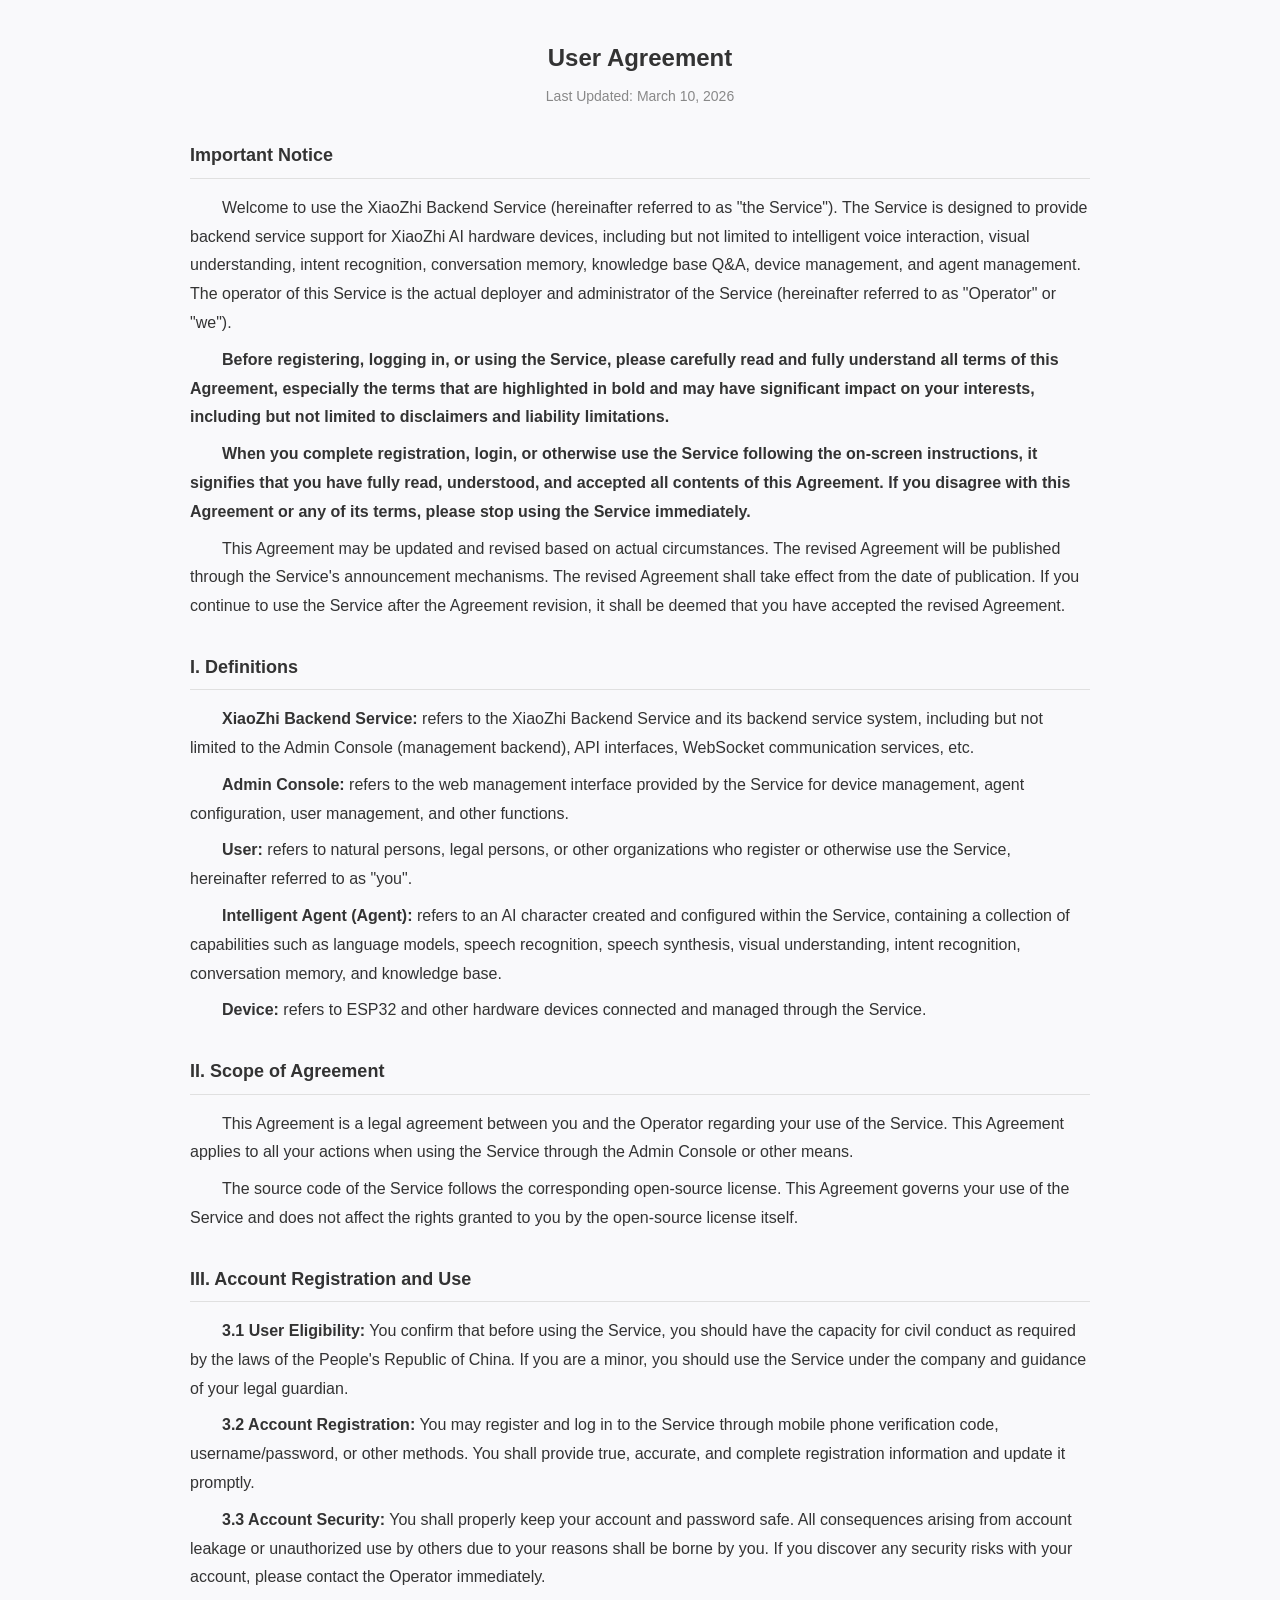
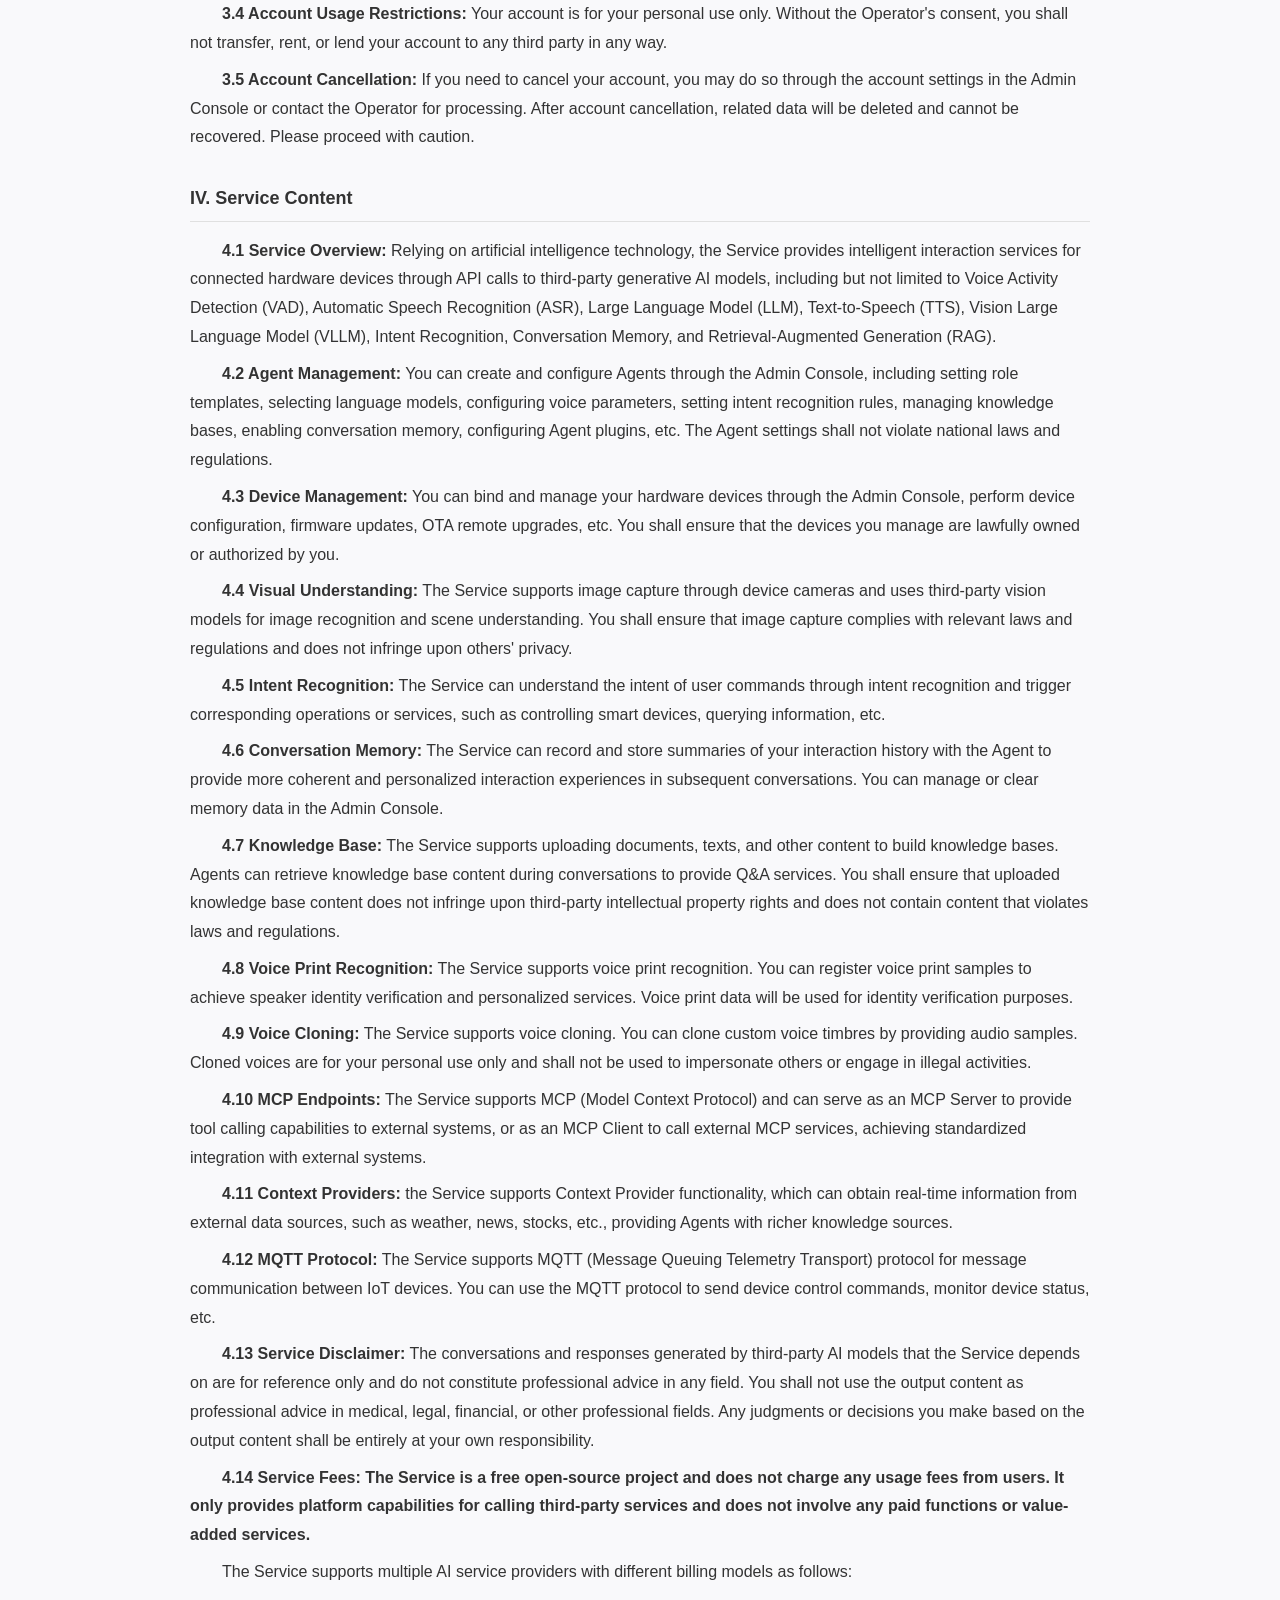
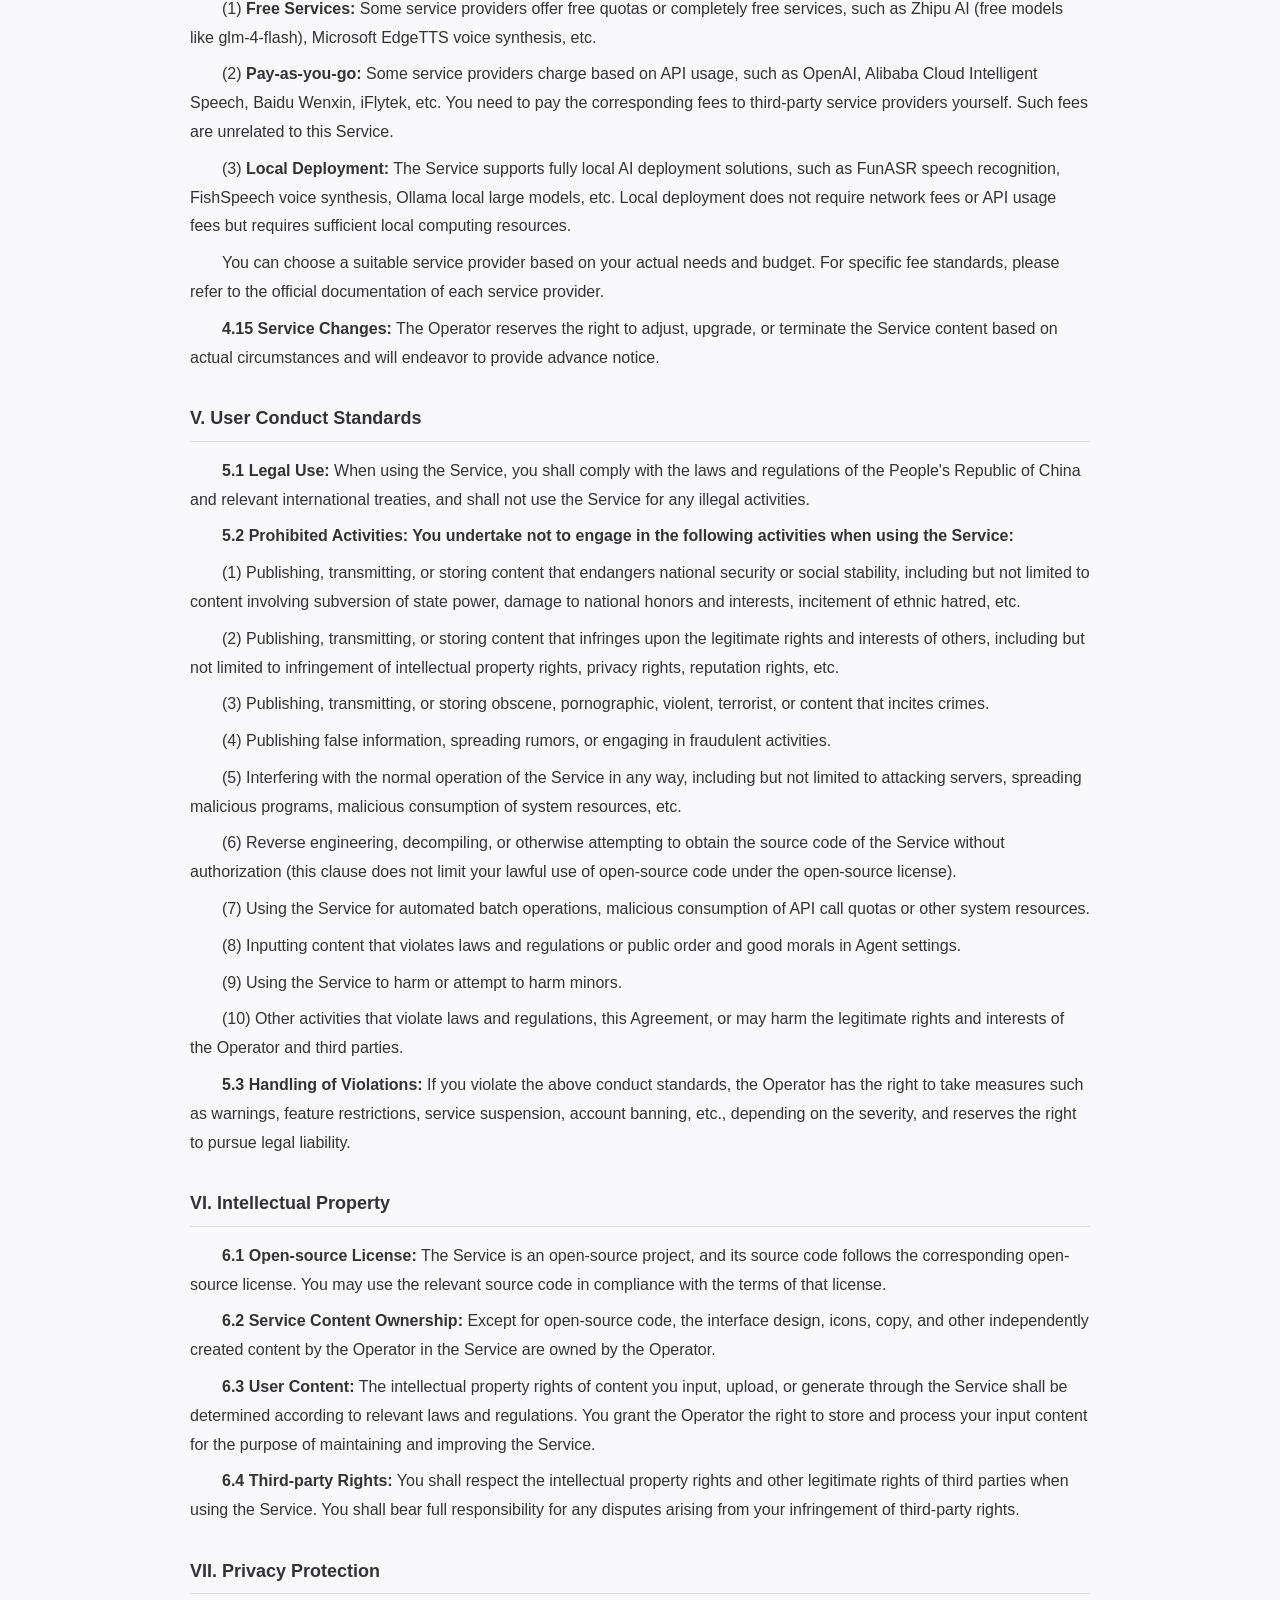
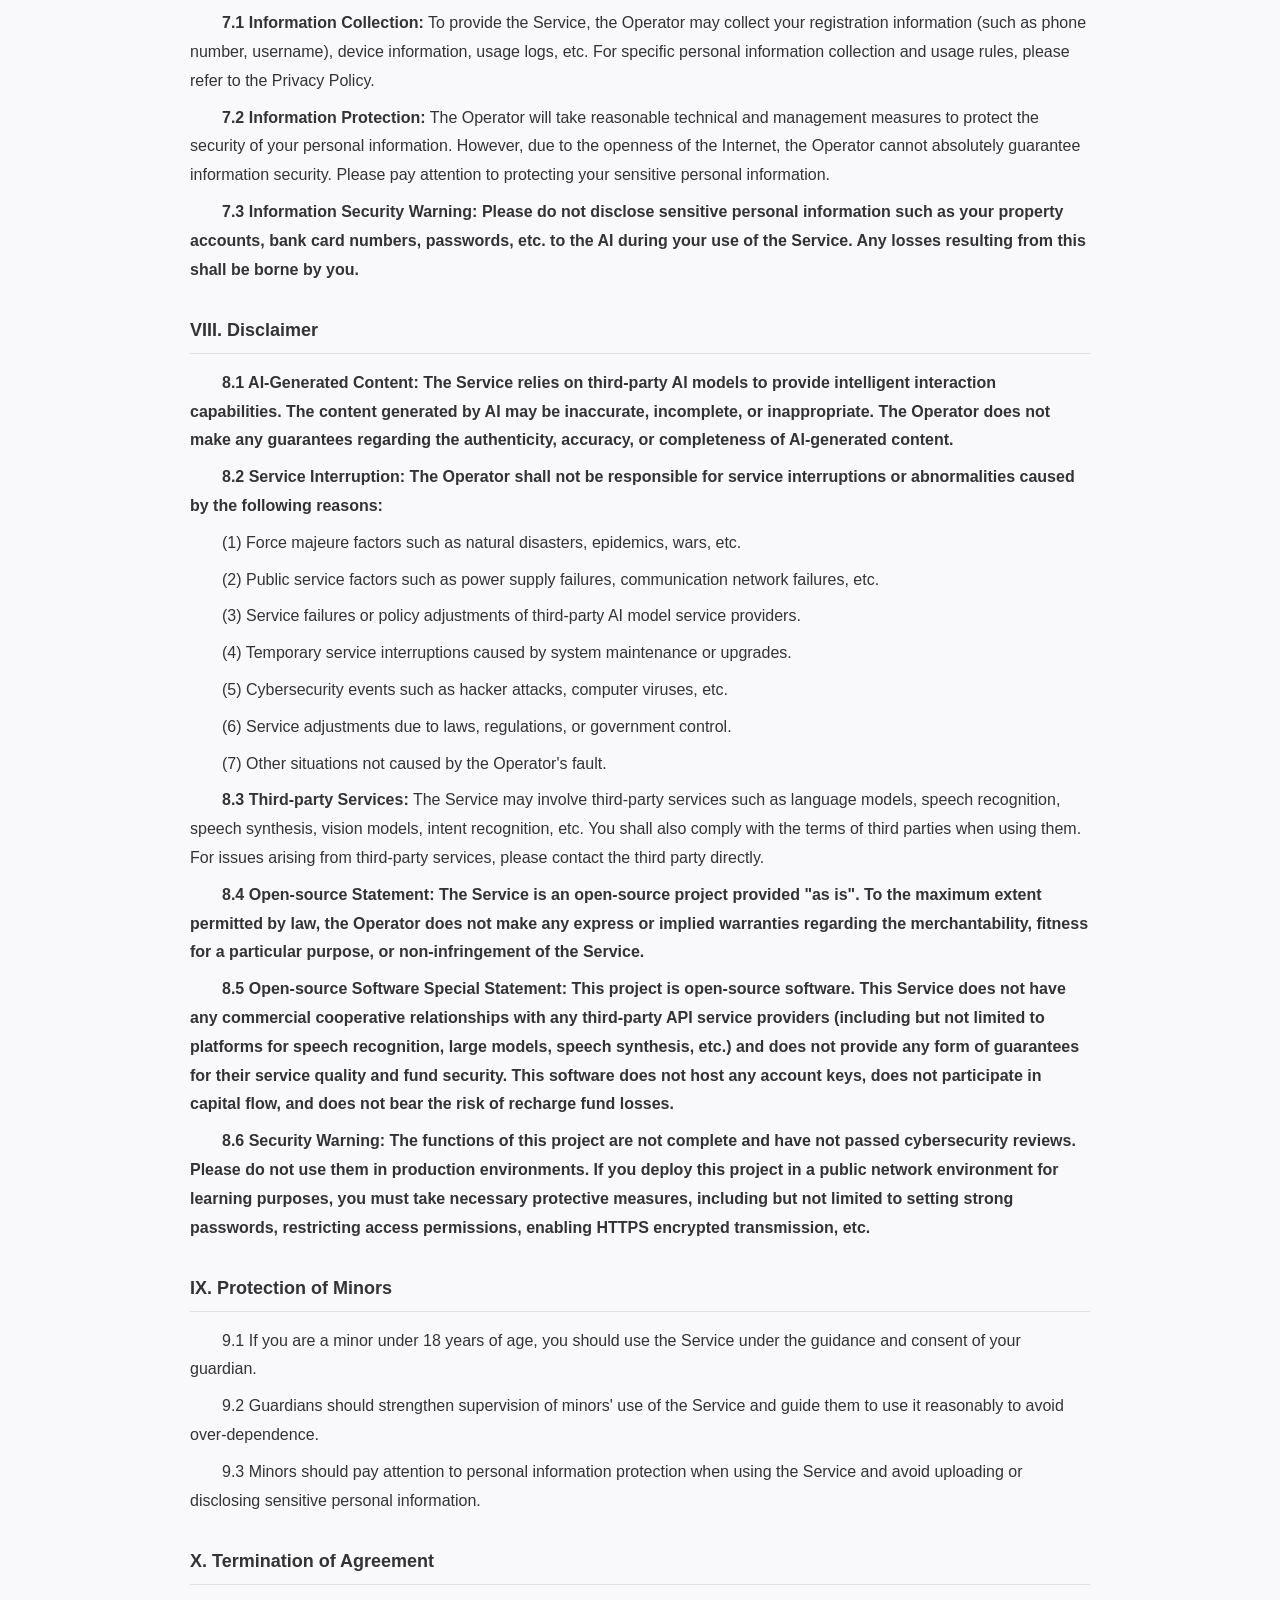
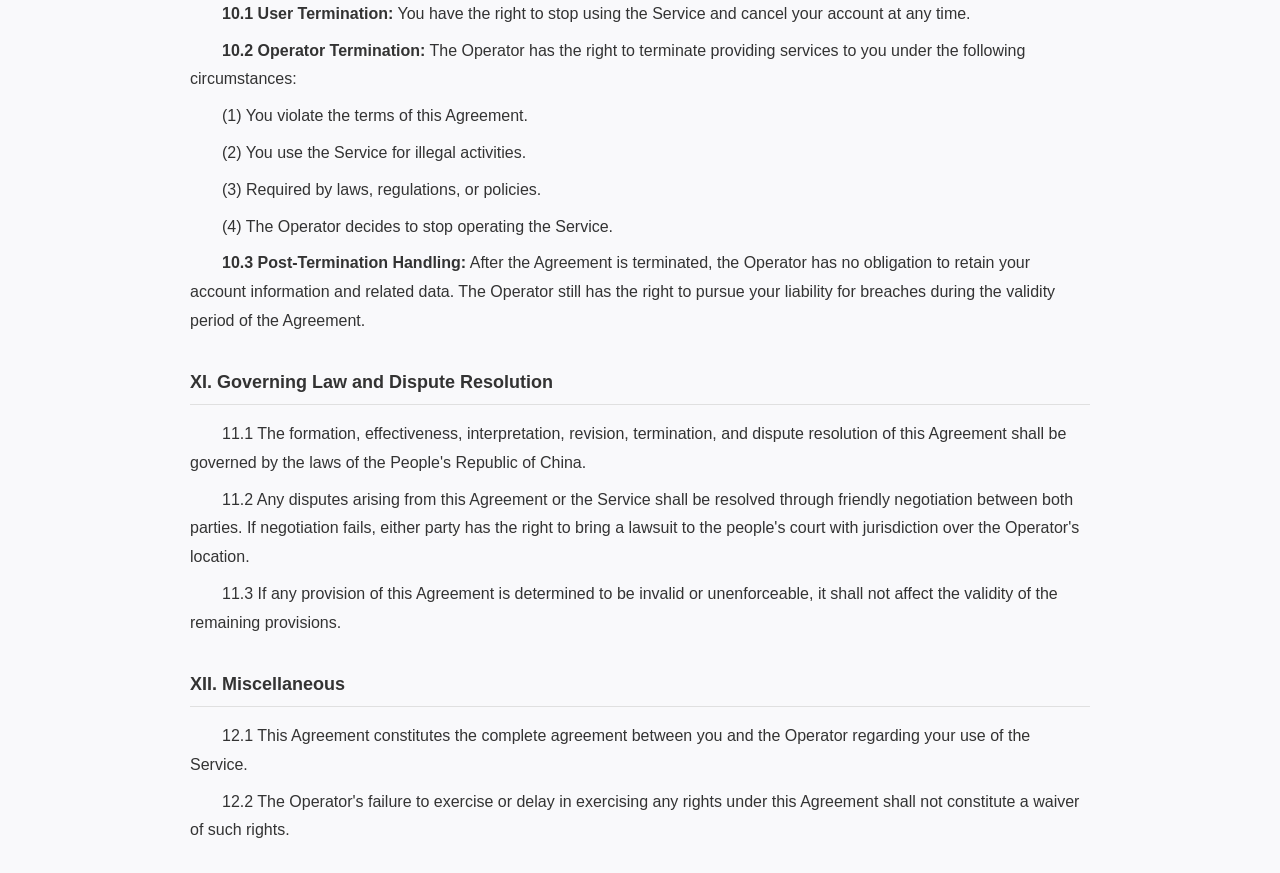
<file: V0.1.1/frontend/user-agreement-en.html>
<!DOCTYPE html>
<html lang="en">

<head>
    <meta charset="UTF-8">
    <meta name="viewport" content="width=device-width, initial-scale=1.0">
    <title>User Agreement - XiaoZhi Backend Service</title>
    <style>
        body {
            font-family: -apple-system, BlinkMacSystemFont, "Segoe UI", "PingFang SC", "Hiragino Sans GB", "Microsoft YaHei", sans-serif;
            line-height: 1.8;
            color: #333;
            max-width: 900px;
            margin: 0 auto;
            padding: 20px 30px;
            background: #f9f9fb;
        }

        h1 {
            text-align: center;
            font-size: 24px;
            margin-bottom: 5px;
        }

        h2 {
            font-size: 18px;
            margin-top: 30px;
            border-bottom: 1px solid #e0e0e0;
            padding-bottom: 6px;
        }

        p {
            margin: 8px 0;
            text-indent: 2em;
        }

        .update-date {
            text-align: center;
            color: #888;
            font-size: 14px;
            margin-bottom: 30px;
        }

        .bold {
            font-weight: bold;
        }
    </style>
</head>

<body>

    <h1>User Agreement</h1>
    <div class="update-date">Last Updated: March 10, 2026</div>

    <h2>Important Notice</h2>
    <p>Welcome to use the XiaoZhi Backend Service (hereinafter referred to as "the Service"). The Service is designed to
        provide backend service support for XiaoZhi AI hardware devices, including but not limited to intelligent voice
        interaction, visual understanding, intent recognition, conversation memory, knowledge base Q&A, device
        management, and agent management. The operator of this Service is the actual deployer and administrator of the
        Service (hereinafter referred to as "Operator" or "we").
    </p>
    <p class="bold">Before registering, logging in, or using the Service, please carefully read and fully understand all
        terms of this Agreement, especially the terms that are highlighted in bold and may have significant impact on
        your interests, including but not limited to disclaimers and liability limitations.</p>
    <p class="bold">When you complete registration, login, or otherwise use the Service following the on-screen
        instructions, it signifies that you have fully read, understood, and accepted all contents of this Agreement. If
        you disagree with this Agreement or any of its terms, please stop using the Service immediately.</p>
    <p>This Agreement may be updated and revised based on actual circumstances. The revised Agreement will be published
        through the Service's announcement mechanisms. The revised Agreement shall take effect from the date of
        publication. If you continue to use the Service after the Agreement revision, it shall be deemed that you have
        accepted the revised Agreement.</p>

    <h2>I. Definitions</h2>
    <p><span class="bold">XiaoZhi Backend Service:</span> refers to the XiaoZhi Backend Service and its backend service
        system, including but not limited to the Admin Console (management backend), API interfaces, WebSocket
        communication services, etc.
    </p>
    <p><span class="bold">Admin Console:</span> refers to the web management interface provided by the Service for
        device management, agent configuration, user management, and other functions.</p>
    <p><span class="bold">User:</span> refers to natural persons, legal persons, or other organizations who register or
        otherwise use the Service, hereinafter referred to as "you".</p>
    <p><span class="bold">Intelligent Agent (Agent):</span> refers to an AI character created and configured within the
        Service, containing a collection of capabilities such as language models, speech recognition, speech synthesis,
        visual understanding, intent recognition, conversation memory, and knowledge base.</p>
    <p><span class="bold">Device:</span> refers to ESP32 and other hardware devices connected and managed through the
        Service.</p>

    <h2>II. Scope of Agreement</h2>
    <p>This Agreement is a legal agreement between you and the Operator regarding your use of the Service. This
        Agreement applies to all your actions when using the Service through the Admin Console or other means.</p>
    <p>The source code of the Service follows the corresponding open-source license. This Agreement governs your use of
        the Service and does not affect the rights granted to you by the open-source license itself.</p>

    <h2>III. Account Registration and Use</h2>
    <p><span class="bold">3.1 User Eligibility:</span> You confirm that before using the Service, you should have the
        capacity for civil conduct as required by the laws of the People's Republic of China. If you are a minor, you
        should use the Service under the company and guidance of your legal guardian.</p>
    <p><span class="bold">3.2 Account Registration:</span> You may register and log in to the Service through mobile
        phone verification code, username/password, or other methods. You shall provide true, accurate, and complete
        registration information and update it promptly.</p>
    <p><span class="bold">3.3 Account Security:</span> You shall properly keep your account and password safe. All
        consequences arising from account leakage or unauthorized use by others due to your reasons shall be borne by
        you. If you discover any security risks with your account, please contact the Operator immediately.</p>
    <p><span class="bold">3.4 Account Usage Restrictions:</span> Your account is for your personal use only. Without the
        Operator's consent, you shall not transfer, rent, or lend your account to any third party in any way.</p>
    <p><span class="bold">3.5 Account Cancellation:</span> If you need to cancel your account, you may do so through the
        account settings in the Admin Console or contact the Operator for processing. After account cancellation,
        related data will be deleted and cannot be recovered. Please proceed with caution.</p>

    <h2>IV. Service Content</h2>
    <p><span class="bold">4.1 Service Overview:</span> Relying on artificial intelligence technology, the Service
        provides intelligent interaction services for connected hardware devices through API calls to third-party
        generative AI models, including but not limited to Voice Activity Detection (VAD), Automatic Speech Recognition
        (ASR), Large Language Model (LLM), Text-to-Speech (TTS), Vision Large Language Model (VLLM), Intent Recognition,
        Conversation Memory, and Retrieval-Augmented Generation (RAG).
    </p>
    <p><span class="bold">4.2 Agent Management:</span> You can create and configure Agents through the Admin Console,
        including setting role templates, selecting language models, configuring voice parameters, setting intent
        recognition rules, managing knowledge bases, enabling conversation memory, configuring Agent plugins, etc. The
        Agent settings shall not violate national laws and regulations.</p>
    <p><span class="bold">4.3 Device Management:</span> You can bind and manage your hardware devices through the Admin
        Console, perform device configuration, firmware updates, OTA remote upgrades, etc. You shall ensure that the
        devices you manage are lawfully owned or authorized by you.</p>
    <p><span class="bold">4.4 Visual Understanding:</span> The Service supports image capture through device cameras and
        uses third-party vision models for image recognition and scene understanding. You shall ensure that image
        capture complies with relevant laws and regulations and does not infringe upon others' privacy.</p>
    <p><span class="bold">4.5 Intent Recognition:</span> The Service can understand the intent of user commands through
        intent recognition and trigger corresponding operations or services, such as controlling smart devices, querying
        information, etc.</p>
    <p><span class="bold">4.6 Conversation Memory:</span> The Service can record and store summaries of your interaction
        history with the Agent to provide more coherent and personalized interaction experiences in subsequent
        conversations. You can manage or clear memory data in the Admin Console.</p>
    <p><span class="bold">4.7 Knowledge Base:</span> The Service supports uploading documents, texts, and other content
        to build knowledge bases. Agents can retrieve knowledge base content during conversations to provide Q&A
        services. You shall ensure that uploaded knowledge base content does not infringe upon third-party intellectual
        property rights and does not contain content that violates laws and regulations.</p>
    <p><span class="bold">4.8 Voice Print Recognition:</span> The Service supports voice print recognition. You can
        register voice print samples to achieve speaker identity verification and personalized services. Voice print
        data will be used for identity verification purposes.</p>
    <p><span class="bold">4.9 Voice Cloning:</span> The Service supports voice cloning. You can clone custom voice
        timbres by providing audio samples. Cloned voices are for your personal use only and shall not be used to
        impersonate others or engage in illegal activities.</p>
    <p><span class="bold">4.10 MCP Endpoints:</span> The Service supports MCP (Model Context Protocol) and can serve as
        an MCP Server to provide tool calling capabilities to external systems, or as an MCP Client to call external MCP
        services, achieving standardized integration with external systems.</p>
    <p><span class="bold">4.11 Context Providers:</span> the Service supports Context Provider functionality, which can
        obtain real-time information from external data sources, such as weather, news, stocks, etc., providing Agents
        with richer knowledge sources.</p>
    <p><span class="bold">4.12 MQTT Protocol:</span> The Service supports MQTT (Message Queuing Telemetry Transport)
        protocol for message communication between IoT devices. You can use the MQTT protocol to send device control
        commands, monitor device status, etc.</p>
    <p><span class="bold">4.13 Service Disclaimer:</span> The conversations and responses generated by third-party AI
        models that the Service depends on are for reference only and do not constitute professional advice in any
        field. You shall not use the output content as professional advice in medical, legal, financial, or other
        professional fields. Any judgments or decisions you make based on the output content shall be entirely at your
        own responsibility.</p>
    <p class="bold">4.14 Service Fees: The Service is a free open-source project and does not charge any usage fees from
        users. It only provides platform capabilities for calling third-party services and does not involve any paid
        functions or value-added services.</p>
    <p>The Service supports multiple AI service providers with different billing models as follows:</p>
    <p>(1) <span class="bold">Free Services:</span> Some service providers offer free quotas or completely free
        services, such as Zhipu AI (free models like glm-4-flash), Microsoft EdgeTTS voice synthesis, etc.</p>
    <p>(2) <span class="bold">Pay-as-you-go:</span> Some service providers charge based on API usage, such as OpenAI,
        Alibaba Cloud Intelligent Speech, Baidu Wenxin, iFlytek, etc. You need to pay the corresponding fees to
        third-party service providers yourself. Such fees are unrelated to this Service.</p>
    <p>(3) <span class="bold">Local Deployment:</span> The Service supports fully local AI deployment solutions, such as
        FunASR speech recognition, FishSpeech voice synthesis, Ollama local large models, etc. Local deployment does not
        require network fees or API usage fees but requires sufficient local computing resources.</p>
    <p>You can choose a suitable service provider based on your actual needs and budget. For specific fee standards,
        please refer to the official documentation of each service provider.</p>
    <p><span class="bold">4.15 Service Changes:</span> The Operator reserves the right to adjust, upgrade, or terminate
        the Service content based on actual circumstances and will endeavor to provide advance notice.</p>

    <h2>V. User Conduct Standards</h2>
    <p><span class="bold">5.1 Legal Use:</span> When using the Service, you shall comply with the laws and regulations
        of the People's Republic of China and relevant international treaties, and shall not use the Service for any
        illegal activities.</p>
    <p class="bold">5.2 Prohibited Activities: You undertake not to engage in the following activities when using the
        Service:</p>
    <p>(1) Publishing, transmitting, or storing content that endangers national security or social stability, including
        but not limited to content involving subversion of state power, damage to national honors and interests,
        incitement of ethnic hatred, etc.</p>
    <p>(2) Publishing, transmitting, or storing content that infringes upon the legitimate rights and interests of
        others, including but not limited to infringement of intellectual property rights, privacy rights, reputation
        rights, etc.</p>
    <p>(3) Publishing, transmitting, or storing obscene, pornographic, violent, terrorist, or content that incites
        crimes.</p>
    <p>(4) Publishing false information, spreading rumors, or engaging in fraudulent activities.</p>
    <p>(5) Interfering with the normal operation of the Service in any way, including but not limited to attacking
        servers, spreading malicious programs, malicious consumption of system resources, etc.</p>
    <p>(6) Reverse engineering, decompiling, or otherwise attempting to obtain the source code of the Service without
        authorization (this clause does not limit your lawful use of open-source code under the open-source license).
    </p>
    <p>(7) Using the Service for automated batch operations, malicious consumption of API call quotas or other system
        resources.</p>
    <p>(8) Inputting content that violates laws and regulations or public order and good morals in Agent settings.</p>
    <p>(9) Using the Service to harm or attempt to harm minors.</p>
    <p>(10) Other activities that violate laws and regulations, this Agreement, or may harm the legitimate rights and
        interests of the Operator and third parties.</p>
    <p><span class="bold">5.3 Handling of Violations:</span> If you violate the above conduct standards, the Operator
        has the right to take measures such as warnings, feature restrictions, service suspension, account banning,
        etc., depending on the severity, and reserves the right to pursue legal liability.</p>

    <h2>VI. Intellectual Property</h2>
    <p><span class="bold">6.1 Open-source License:</span> The Service is an open-source project, and its source code
        follows the corresponding open-source license. You may use the relevant source code in compliance with the terms
        of that license.</p>
    <p><span class="bold">6.2 Service Content Ownership:</span> Except for open-source code, the interface design,
        icons, copy, and other independently created content by the Operator in the Service are owned by the Operator.
    </p>
    <p><span class="bold">6.3 User Content:</span> The intellectual property rights of content you input, upload, or
        generate through the Service shall be determined according to relevant laws and regulations. You grant the
        Operator the right to store and process your input content for the purpose of maintaining and improving the
        Service.</p>
    <p><span class="bold">6.4 Third-party Rights:</span> You shall respect the intellectual property rights and other
        legitimate rights of third parties when using the Service. You shall bear full responsibility for any disputes
        arising from your infringement of third-party rights.</p>

    <h2>VII. Privacy Protection</h2>
    <p><span class="bold">7.1 Information Collection:</span> To provide the Service, the Operator may collect your
        registration information (such as phone number, username), device information, usage logs, etc. For specific
        personal information collection and usage rules, please refer to the Privacy Policy.</p>
    <p><span class="bold">7.2 Information Protection:</span> The Operator will take reasonable technical and management
        measures to protect the security of your personal information. However, due to the openness of the Internet, the
        Operator cannot absolutely guarantee information security. Please pay attention to protecting your sensitive
        personal information.</p>
    <p class="bold">7.3 Information Security Warning: Please do not disclose sensitive personal information such as your
        property accounts, bank card numbers, passwords, etc. to the AI during your use of the Service. Any losses
        resulting from this shall be borne by you.</p>

    <h2>VIII. Disclaimer</h2>
    <p class="bold">8.1 AI-Generated Content: The Service relies on third-party AI models to provide intelligent
        interaction capabilities. The content generated by AI may be inaccurate, incomplete, or inappropriate. The
        Operator does not make any guarantees regarding the authenticity, accuracy, or completeness of AI-generated
        content.</p>
    <p class="bold">8.2 Service Interruption: The Operator shall not be responsible for service interruptions or
        abnormalities caused by the following reasons:</p>
    <p>(1) Force majeure factors such as natural disasters, epidemics, wars, etc.</p>
    <p>(2) Public service factors such as power supply failures, communication network failures, etc.</p>
    <p>(3) Service failures or policy adjustments of third-party AI model service providers.</p>
    <p>(4) Temporary service interruptions caused by system maintenance or upgrades.</p>
    <p>(5) Cybersecurity events such as hacker attacks, computer viruses, etc.</p>
    <p>(6) Service adjustments due to laws, regulations, or government control.</p>
    <p>(7) Other situations not caused by the Operator's fault.</p>
    <p><span class="bold">8.3 Third-party Services:</span> The Service may involve third-party services such as language
        models, speech recognition, speech synthesis, vision models, intent recognition, etc. You shall also comply with
        the terms of third parties when using them. For issues arising from third-party services, please contact the
        third party directly.</p>
    <p class="bold">8.4 Open-source Statement: The Service is an open-source project provided "as is". To the maximum
        extent permitted by law, the Operator does not make any express or implied warranties regarding the
        merchantability, fitness for a particular purpose, or non-infringement of the Service.</p>
    <p class="bold">8.5 Open-source Software Special Statement: This project is open-source software. This Service does
        not have any commercial cooperative relationships with any third-party API service providers (including but not
        limited to platforms for speech recognition, large models, speech synthesis, etc.) and does not provide any form
        of guarantees for their service quality and fund security. This software does not host any account keys, does
        not participate in capital flow, and does not bear the risk of recharge fund losses.</p>
    <p class="bold">8.6 Security Warning: The functions of this project are not complete and have not passed
        cybersecurity reviews. Please do not use them in production environments. If you deploy this project in a public
        network environment for learning purposes, you must take necessary protective measures, including but not
        limited to setting strong passwords, restricting access permissions, enabling HTTPS encrypted transmission, etc.
    </p>

    <h2>IX. Protection of Minors</h2>
    <p>9.1 If you are a minor under 18 years of age, you should use the Service under the guidance and consent of your
        guardian.</p>
    <p>9.2 Guardians should strengthen supervision of minors' use of the Service and guide them to use it reasonably to
        avoid over-dependence.</p>
    <p>9.3 Minors should pay attention to personal information protection when using the Service and avoid uploading or
        disclosing sensitive personal information.</p>

    <h2>X. Termination of Agreement</h2>
    <p><span class="bold">10.1 User Termination:</span> You have the right to stop using the Service and cancel your
        account at any time.</p>
    <p><span class="bold">10.2 Operator Termination:</span> The Operator has the right to terminate providing services
        to you under the following circumstances:</p>
    <p>(1) You violate the terms of this Agreement.</p>
    <p>(2) You use the Service for illegal activities.</p>
    <p>(3) Required by laws, regulations, or policies.</p>
    <p>(4) The Operator decides to stop operating the Service.</p>
    <p><span class="bold">10.3 Post-Termination Handling:</span> After the Agreement is terminated, the Operator has no
        obligation to retain your account information and related data. The Operator still has the right to pursue your
        liability for breaches during the validity period of the Agreement.</p>

    <h2>XI. Governing Law and Dispute Resolution</h2>
    <p>11.1 The formation, effectiveness, interpretation, revision, termination, and dispute resolution of this
        Agreement shall be governed by the laws of the People's Republic of China.</p>
    <p>11.2 Any disputes arising from this Agreement or the Service shall be resolved through friendly negotiation
        between both parties. If negotiation fails, either party has the right to bring a lawsuit to the people's court
        with jurisdiction over the Operator's location.</p>
    <p>11.3 If any provision of this Agreement is determined to be invalid or unenforceable, it shall not affect the
        validity of the remaining provisions.</p>

    <h2>XII. Miscellaneous</h2>
    <p>12.1 This Agreement constitutes the complete agreement between you and the Operator regarding your use of the
        Service.</p>
    <p>12.2 The Operator's failure to exercise or delay in exercising any rights under this Agreement shall not
        constitute a waiver of such rights.</p>

</body>

</html>
</file>
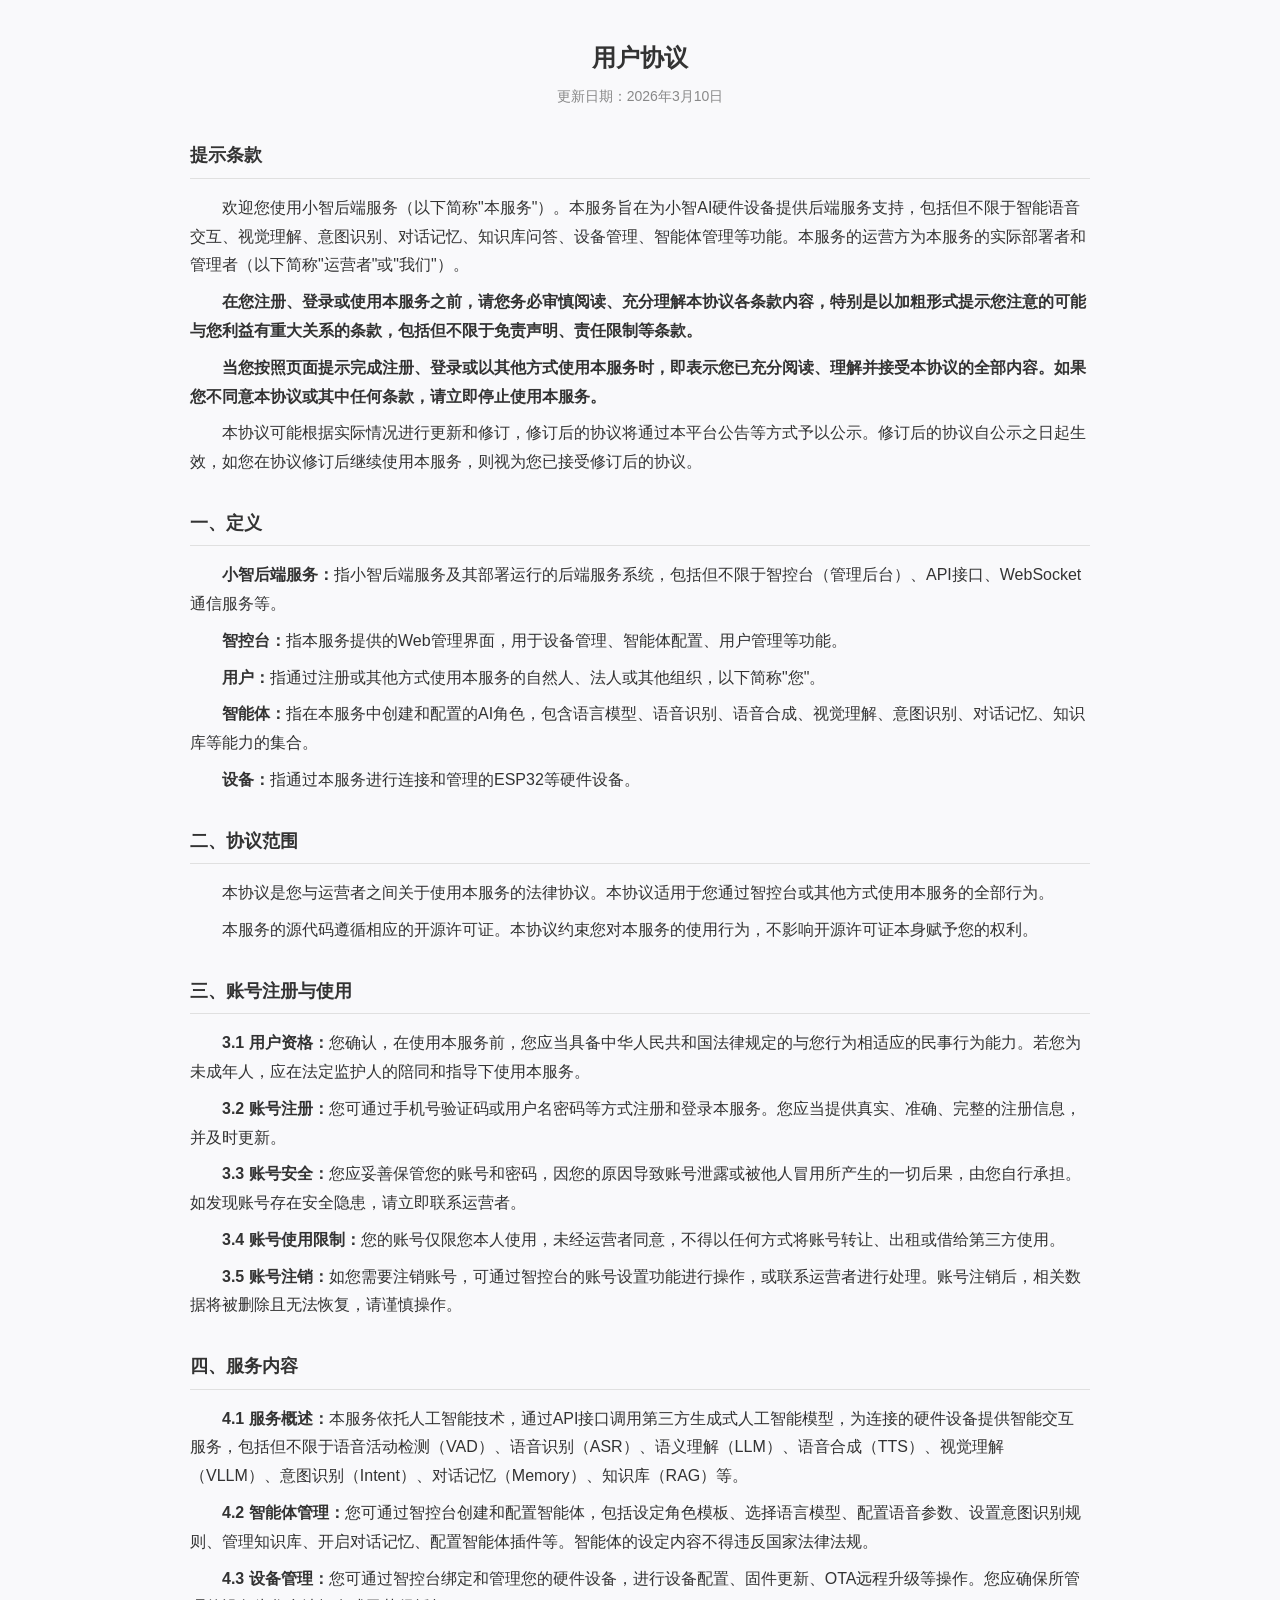
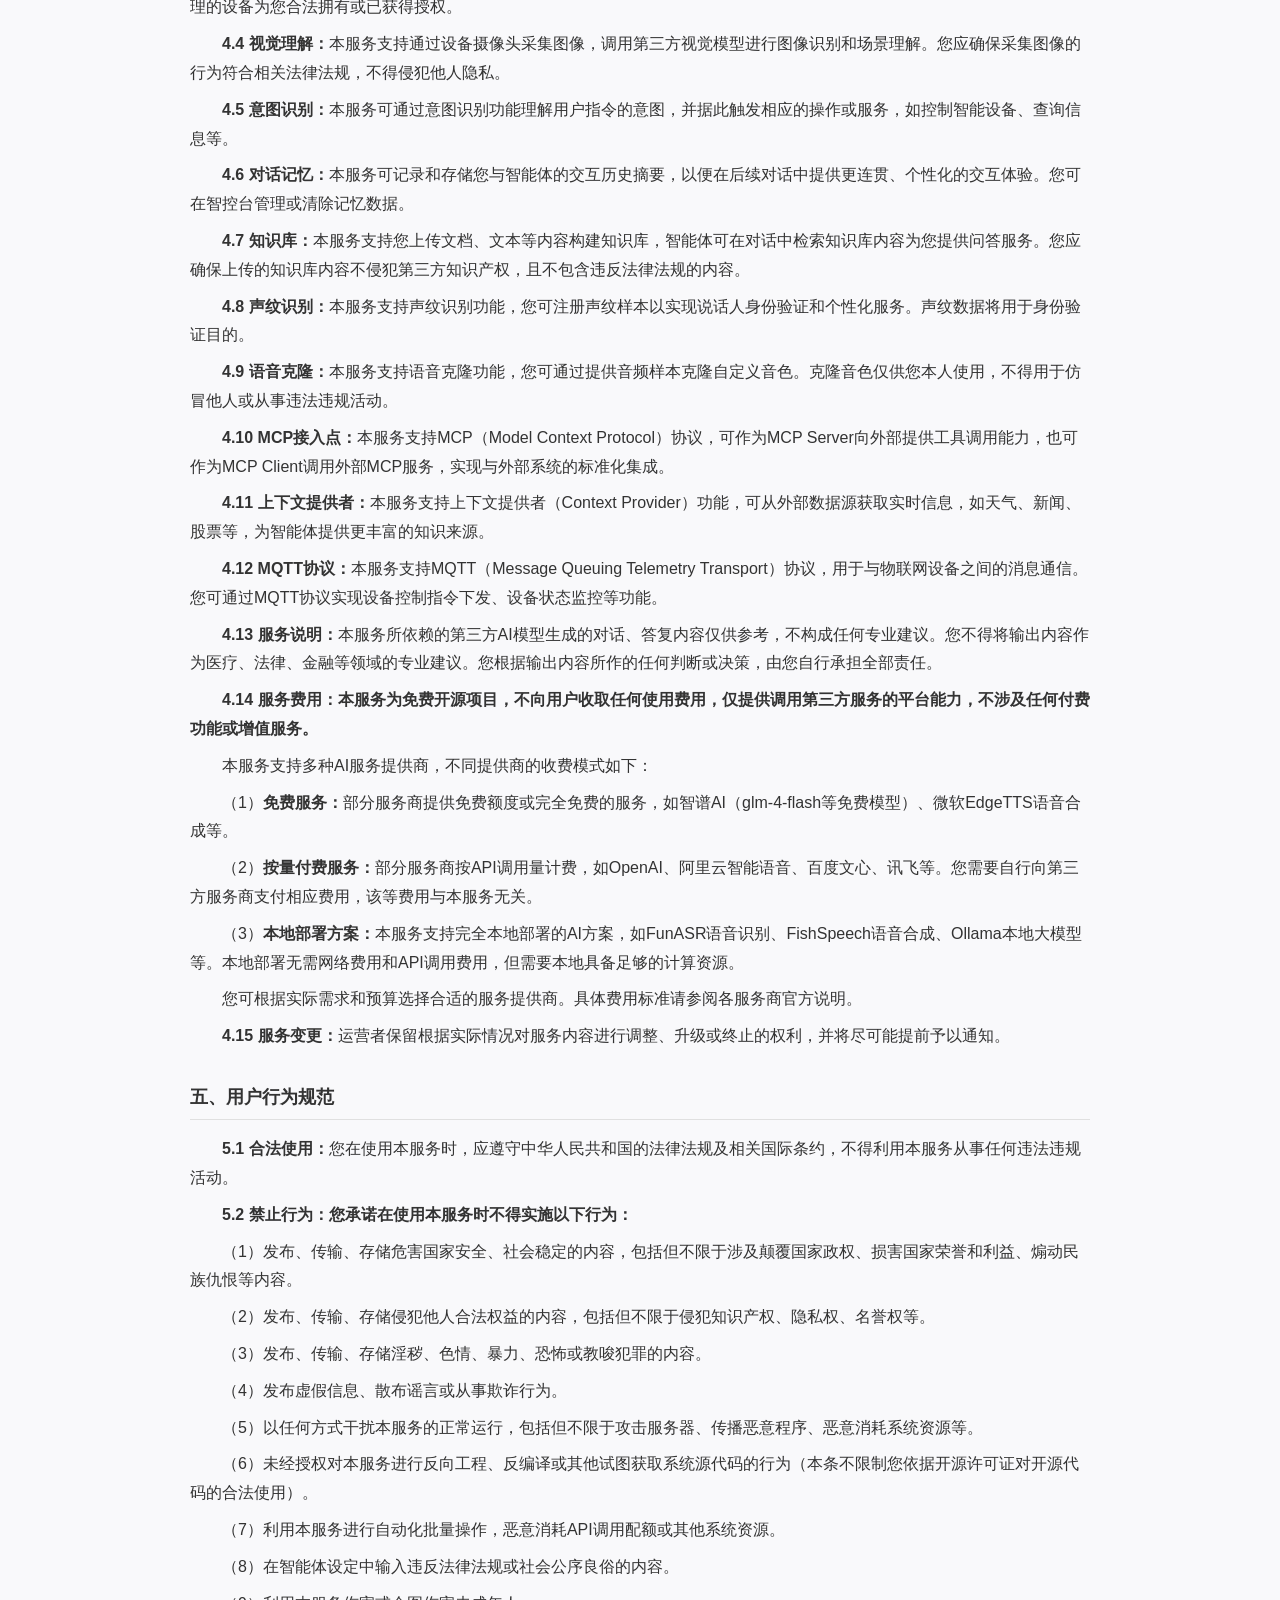
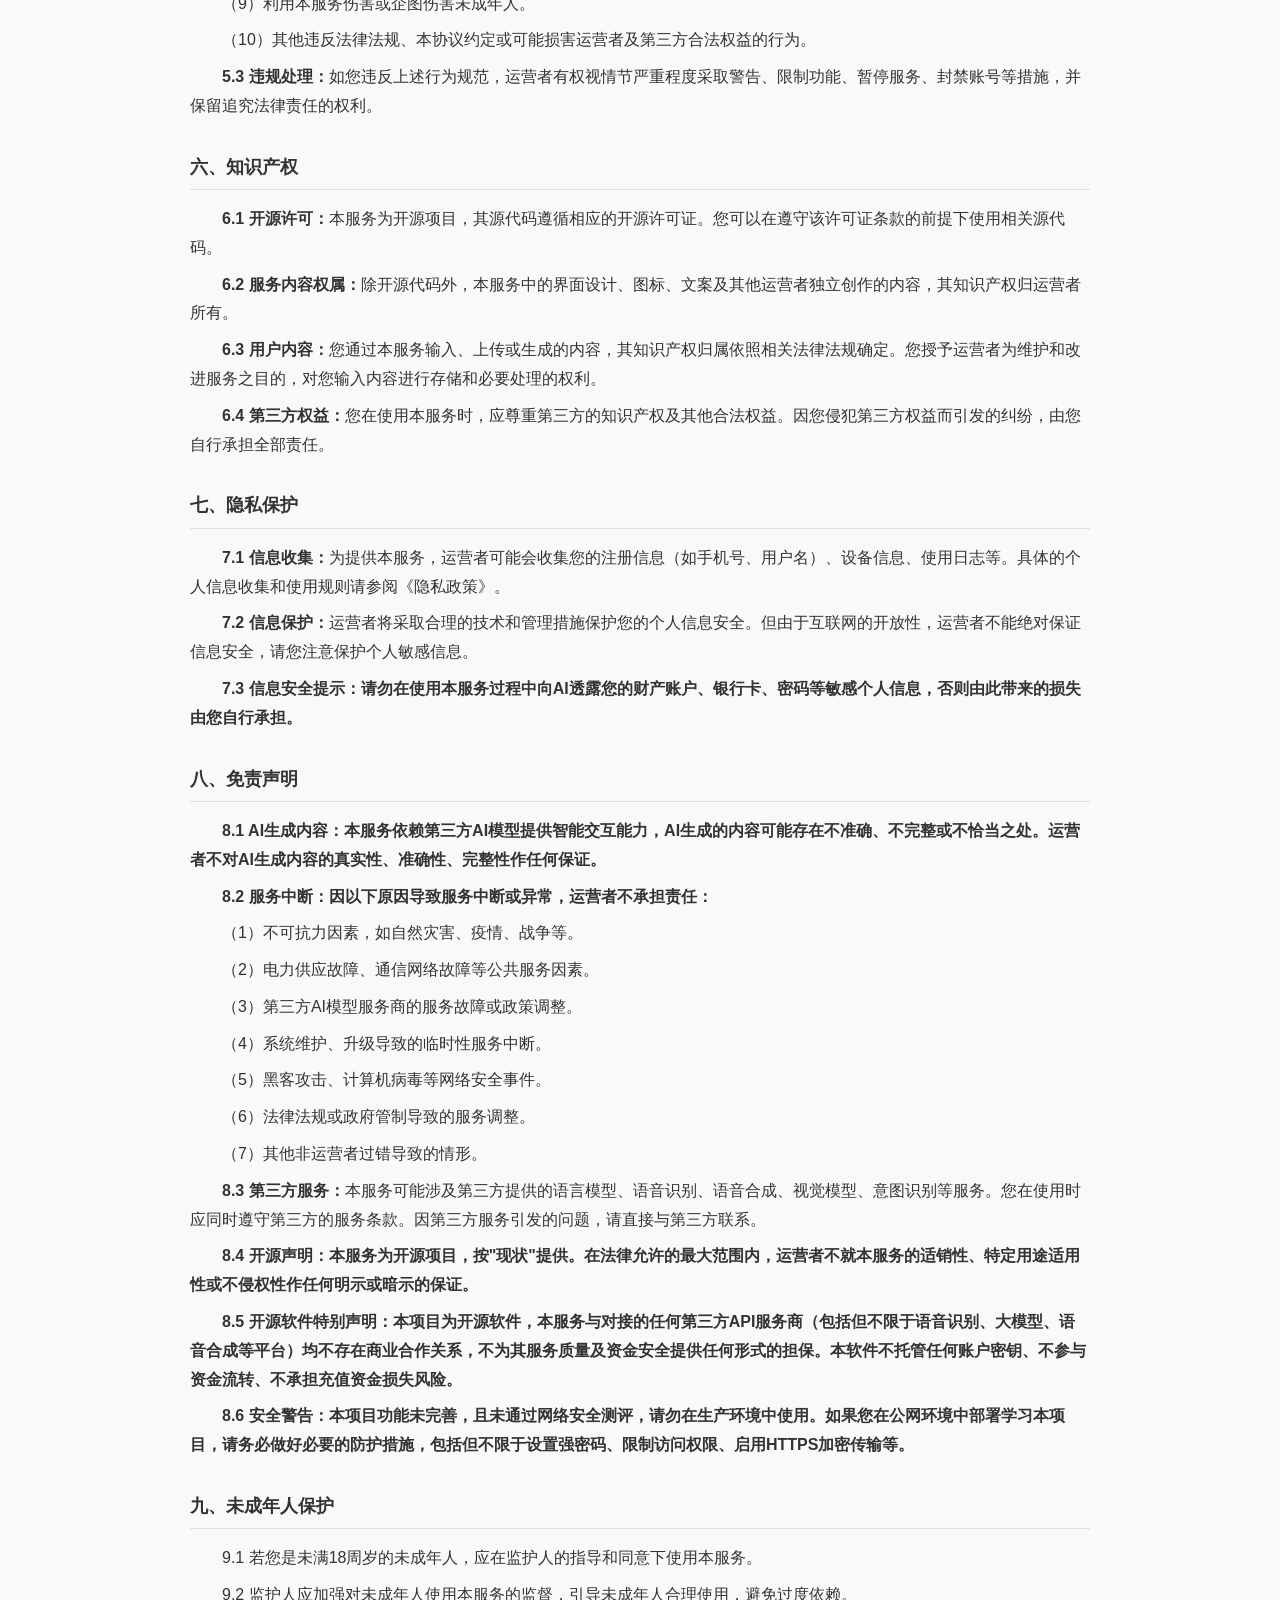
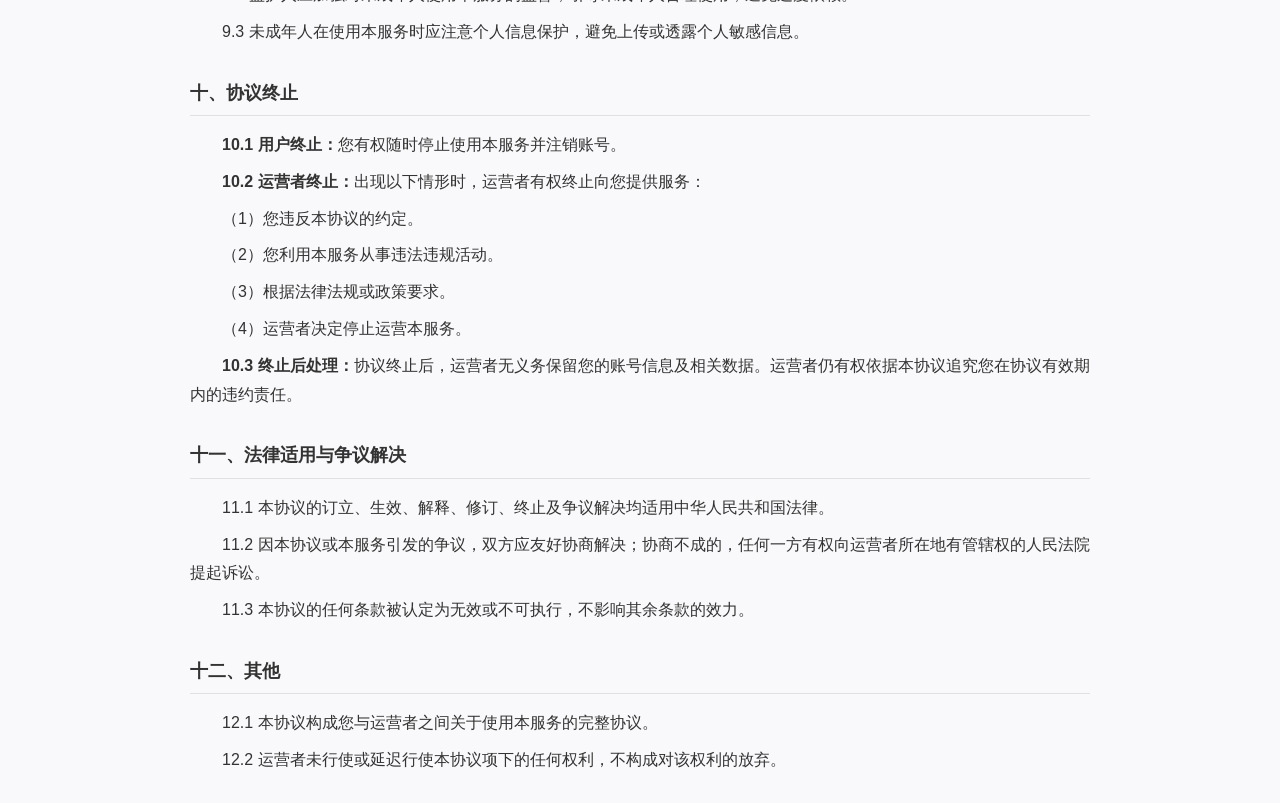
<file: V0.1.1/frontend/user-agreement.html>
<!DOCTYPE html>
<html lang="zh-CN">

<head>
    <meta charset="UTF-8">
    <meta name="viewport" content="width=device-width, initial-scale=1.0">
    <title>用户协议 - 小智后端服务</title>
    <style>
        body {
            font-family: -apple-system, BlinkMacSystemFont, "Segoe UI", "PingFang SC", "Hiragino Sans GB", "Microsoft YaHei", sans-serif;
            line-height: 1.8;
            color: #333;
            max-width: 900px;
            margin: 0 auto;
            padding: 20px 30px;
            background: #f9f9fb;
        }

        h1 {
            text-align: center;
            font-size: 24px;
            margin-bottom: 5px;
        }

        h2 {
            font-size: 18px;
            margin-top: 30px;
            border-bottom: 1px solid #e0e0e0;
            padding-bottom: 6px;
        }

        p {
            margin: 8px 0;
            text-indent: 2em;
        }

        .update-date {
            text-align: center;
            color: #888;
            font-size: 14px;
            margin-bottom: 30px;
        }

        .bold {
            font-weight: bold;
        }
    </style>
</head>

<body>

    <h1>用户协议</h1>
    <div class="update-date">更新日期：2026年3月10日</div>

    <h2>提示条款</h2>
    <p>欢迎您使用小智后端服务（以下简称"本服务"）。本服务旨在为小智AI硬件设备提供后端服务支持，包括但不限于智能语音交互、视觉理解、意图识别、对话记忆、知识库问答、设备管理、智能体管理等功能。本服务的运营方为本服务的实际部署者和管理者（以下简称"运营者"或"我们"）。
    </p>
    <p class="bold">在您注册、登录或使用本服务之前，请您务必审慎阅读、充分理解本协议各条款内容，特别是以加粗形式提示您注意的可能与您利益有重大关系的条款，包括但不限于免责声明、责任限制等条款。</p>
    <p class="bold">当您按照页面提示完成注册、登录或以其他方式使用本服务时，即表示您已充分阅读、理解并接受本协议的全部内容。如果您不同意本协议或其中任何条款，请立即停止使用本服务。</p>
    <p>本协议可能根据实际情况进行更新和修订，修订后的协议将通过本平台公告等方式予以公示。修订后的协议自公示之日起生效，如您在协议修订后继续使用本服务，则视为您已接受修订后的协议。</p>

    <h2>一、定义</h2>
    <p><span class="bold">小智后端服务：</span>指小智后端服务及其部署运行的后端服务系统，包括但不限于智控台（管理后台）、API接口、WebSocket通信服务等。
    </p>
    <p><span class="bold">智控台：</span>指本服务提供的Web管理界面，用于设备管理、智能体配置、用户管理等功能。</p>
    <p><span class="bold">用户：</span>指通过注册或其他方式使用本服务的自然人、法人或其他组织，以下简称"您"。</p>
    <p><span class="bold">智能体：</span>指在本服务中创建和配置的AI角色，包含语言模型、语音识别、语音合成、视觉理解、意图识别、对话记忆、知识库等能力的集合。</p>
    <p><span class="bold">设备：</span>指通过本服务进行连接和管理的ESP32等硬件设备。</p>

    <h2>二、协议范围</h2>
    <p>本协议是您与运营者之间关于使用本服务的法律协议。本协议适用于您通过智控台或其他方式使用本服务的全部行为。</p>
    <p>本服务的源代码遵循相应的开源许可证。本协议约束您对本服务的使用行为，不影响开源许可证本身赋予您的权利。</p>

    <h2>三、账号注册与使用</h2>
    <p><span class="bold">3.1 用户资格：</span>您确认，在使用本服务前，您应当具备中华人民共和国法律规定的与您行为相适应的民事行为能力。若您为未成年人，应在法定监护人的陪同和指导下使用本服务。</p>
    <p><span class="bold">3.2 账号注册：</span>您可通过手机号验证码或用户名密码等方式注册和登录本服务。您应当提供真实、准确、完整的注册信息，并及时更新。</p>
    <p><span class="bold">3.3 账号安全：</span>您应妥善保管您的账号和密码，因您的原因导致账号泄露或被他人冒用所产生的一切后果，由您自行承担。如发现账号存在安全隐患，请立即联系运营者。</p>
    <p><span class="bold">3.4 账号使用限制：</span>您的账号仅限您本人使用，未经运营者同意，不得以任何方式将账号转让、出租或借给第三方使用。</p>
    <p><span class="bold">3.5 账号注销：</span>如您需要注销账号，可通过智控台的账号设置功能进行操作，或联系运营者进行处理。账号注销后，相关数据将被删除且无法恢复，请谨慎操作。</p>

    <h2>四、服务内容</h2>
    <p><span class="bold">4.1
            服务概述：</span>本服务依托人工智能技术，通过API接口调用第三方生成式人工智能模型，为连接的硬件设备提供智能交互服务，包括但不限于语音活动检测（VAD）、语音识别（ASR）、语义理解（LLM）、语音合成（TTS）、视觉理解（VLLM）、意图识别（Intent）、对话记忆（Memory）、知识库（RAG）等。
    </p>
    <p><span class="bold">4.2
            智能体管理：</span>您可通过智控台创建和配置智能体，包括设定角色模板、选择语言模型、配置语音参数、设置意图识别规则、管理知识库、开启对话记忆、配置智能体插件等。智能体的设定内容不得违反国家法律法规。</p>
    <p><span class="bold">4.3 设备管理：</span>您可通过智控台绑定和管理您的硬件设备，进行设备配置、固件更新、OTA远程升级等操作。您应确保所管理的设备为您合法拥有或已获得授权。</p>
    <p><span class="bold">4.4 视觉理解：</span>本服务支持通过设备摄像头采集图像，调用第三方视觉模型进行图像识别和场景理解。您应确保采集图像的行为符合相关法律法规，不得侵犯他人隐私。</p>
    <p><span class="bold">4.5 意图识别：</span>本服务可通过意图识别功能理解用户指令的意图，并据此触发相应的操作或服务，如控制智能设备、查询信息等。</p>
    <p><span class="bold">4.6 对话记忆：</span>本服务可记录和存储您与智能体的交互历史摘要，以便在后续对话中提供更连贯、个性化的交互体验。您可在智控台管理或清除记忆数据。</p>
    <p><span class="bold">4.7
            知识库：</span>本服务支持您上传文档、文本等内容构建知识库，智能体可在对话中检索知识库内容为您提供问答服务。您应确保上传的知识库内容不侵犯第三方知识产权，且不包含违反法律法规的内容。</p>
    <p><span class="bold">4.8 声纹识别：</span>本服务支持声纹识别功能，您可注册声纹样本以实现说话人身份验证和个性化服务。声纹数据将用于身份验证目的。</p>
    <p><span class="bold">4.9 语音克隆：</span>本服务支持语音克隆功能，您可通过提供音频样本克隆自定义音色。克隆音色仅供您本人使用，不得用于仿冒他人或从事违法违规活动。</p>
    <p><span class="bold">4.10 MCP接入点：</span>本服务支持MCP（Model Context Protocol）协议，可作为MCP Server向外部提供工具调用能力，也可作为MCP
        Client调用外部MCP服务，实现与外部系统的标准化集成。</p>
    <p><span class="bold">4.11 上下文提供者：</span>本服务支持上下文提供者（Context Provider）功能，可从外部数据源获取实时信息，如天气、新闻、股票等，为智能体提供更丰富的知识来源。
    </p>
    <p><span class="bold">4.12 MQTT协议：</span>本服务支持MQTT（Message Queuing Telemetry
        Transport）协议，用于与物联网设备之间的消息通信。您可通过MQTT协议实现设备控制指令下发、设备状态监控等功能。</p>
    <p><span class="bold">4.13
            服务说明：</span>本服务所依赖的第三方AI模型生成的对话、答复内容仅供参考，不构成任何专业建议。您不得将输出内容作为医疗、法律、金融等领域的专业建议。您根据输出内容所作的任何判断或决策，由您自行承担全部责任。
    </p>
    <p class="bold">4.14 服务费用：本服务为免费开源项目，不向用户收取任何使用费用，仅提供调用第三方服务的平台能力，不涉及任何付费功能或增值服务。</p>
    <p>本服务支持多种AI服务提供商，不同提供商的收费模式如下：</p>
    <p>（1）<span class="bold">免费服务：</span>部分服务商提供免费额度或完全免费的服务，如智谱AI（glm-4-flash等免费模型）、微软EdgeTTS语音合成等。</p>
    <p>（2）<span class="bold">按量付费服务：</span>部分服务商按API调用量计费，如OpenAI、阿里云智能语音、百度文心、讯飞等。您需要自行向第三方服务商支付相应费用，该等费用与本服务无关。</p>
    <p>（3）<span
            class="bold">本地部署方案：</span>本服务支持完全本地部署的AI方案，如FunASR语音识别、FishSpeech语音合成、Ollama本地大模型等。本地部署无需网络费用和API调用费用，但需要本地具备足够的计算资源。
    </p>
    <p>您可根据实际需求和预算选择合适的服务提供商。具体费用标准请参阅各服务商官方说明。</p>
    <p><span class="bold">4.15 服务变更：</span>运营者保留根据实际情况对服务内容进行调整、升级或终止的权利，并将尽可能提前予以通知。</p>

    <h2>五、用户行为规范</h2>
    <p><span class="bold">5.1 合法使用：</span>您在使用本服务时，应遵守中华人民共和国的法律法规及相关国际条约，不得利用本服务从事任何违法违规活动。</p>
    <p class="bold">5.2 禁止行为：您承诺在使用本服务时不得实施以下行为：</p>
    <p>（1）发布、传输、存储危害国家安全、社会稳定的内容，包括但不限于涉及颠覆国家政权、损害国家荣誉和利益、煽动民族仇恨等内容。</p>
    <p>（2）发布、传输、存储侵犯他人合法权益的内容，包括但不限于侵犯知识产权、隐私权、名誉权等。</p>
    <p>（3）发布、传输、存储淫秽、色情、暴力、恐怖或教唆犯罪的内容。</p>
    <p>（4）发布虚假信息、散布谣言或从事欺诈行为。</p>
    <p>（5）以任何方式干扰本服务的正常运行，包括但不限于攻击服务器、传播恶意程序、恶意消耗系统资源等。</p>
    <p>（6）未经授权对本服务进行反向工程、反编译或其他试图获取系统源代码的行为（本条不限制您依据开源许可证对开源代码的合法使用）。</p>
    <p>（7）利用本服务进行自动化批量操作，恶意消耗API调用配额或其他系统资源。</p>
    <p>（8）在智能体设定中输入违反法律法规或社会公序良俗的内容。</p>
    <p>（9）利用本服务伤害或企图伤害未成年人。</p>
    <p>（10）其他违反法律法规、本协议约定或可能损害运营者及第三方合法权益的行为。</p>
    <p><span class="bold">5.3 违规处理：</span>如您违反上述行为规范，运营者有权视情节严重程度采取警告、限制功能、暂停服务、封禁账号等措施，并保留追究法律责任的权利。</p>

    <h2>六、知识产权</h2>
    <p><span class="bold">6.1 开源许可：</span>本服务为开源项目，其源代码遵循相应的开源许可证。您可以在遵守该许可证条款的前提下使用相关源代码。</p>
    <p><span class="bold">6.2 服务内容权属：</span>除开源代码外，本服务中的界面设计、图标、文案及其他运营者独立创作的内容，其知识产权归运营者所有。</p>
    <p><span class="bold">6.3 用户内容：</span>您通过本服务输入、上传或生成的内容，其知识产权归属依照相关法律法规确定。您授予运营者为维护和改进服务之目的，对您输入内容进行存储和必要处理的权利。</p>
    <p><span class="bold">6.4 第三方权益：</span>您在使用本服务时，应尊重第三方的知识产权及其他合法权益。因您侵犯第三方权益而引发的纠纷，由您自行承担全部责任。</p>

    <h2>七、隐私保护</h2>
    <p><span class="bold">7.1 信息收集：</span>为提供本服务，运营者可能会收集您的注册信息（如手机号、用户名）、设备信息、使用日志等。具体的个人信息收集和使用规则请参阅《隐私政策》。</p>
    <p><span class="bold">7.2 信息保护：</span>运营者将采取合理的技术和管理措施保护您的个人信息安全。但由于互联网的开放性，运营者不能绝对保证信息安全，请您注意保护个人敏感信息。</p>
    <p class="bold">7.3 信息安全提示：请勿在使用本服务过程中向AI透露您的财产账户、银行卡、密码等敏感个人信息，否则由此带来的损失由您自行承担。</p>

    <h2>八、免责声明</h2>
    <p class="bold">8.1 AI生成内容：本服务依赖第三方AI模型提供智能交互能力，AI生成的内容可能存在不准确、不完整或不恰当之处。运营者不对AI生成内容的真实性、准确性、完整性作任何保证。</p>
    <p class="bold">8.2 服务中断：因以下原因导致服务中断或异常，运营者不承担责任：</p>
    <p>（1）不可抗力因素，如自然灾害、疫情、战争等。</p>
    <p>（2）电力供应故障、通信网络故障等公共服务因素。</p>
    <p>（3）第三方AI模型服务商的服务故障或政策调整。</p>
    <p>（4）系统维护、升级导致的临时性服务中断。</p>
    <p>（5）黑客攻击、计算机病毒等网络安全事件。</p>
    <p>（6）法律法规或政府管制导致的服务调整。</p>
    <p>（7）其他非运营者过错导致的情形。</p>
    <p><span class="bold">8.3
            第三方服务：</span>本服务可能涉及第三方提供的语言模型、语音识别、语音合成、视觉模型、意图识别等服务。您在使用时应同时遵守第三方的服务条款。因第三方服务引发的问题，请直接与第三方联系。</p>
    <p class="bold">8.4 开源声明：本服务为开源项目，按"现状"提供。在法律允许的最大范围内，运营者不就本服务的适销性、特定用途适用性或不侵权性作任何明示或暗示的保证。</p>
    <p class="bold">8.5
        开源软件特别声明：本项目为开源软件，本服务与对接的任何第三方API服务商（包括但不限于语音识别、大模型、语音合成等平台）均不存在商业合作关系，不为其服务质量及资金安全提供任何形式的担保。本软件不托管任何账户密钥、不参与资金流转、不承担充值资金损失风险。
    </p>
    <p class="bold">8.6
        安全警告：本项目功能未完善，且未通过网络安全测评，请勿在生产环境中使用。如果您在公网环境中部署学习本项目，请务必做好必要的防护措施，包括但不限于设置强密码、限制访问权限、启用HTTPS加密传输等。</p>

    <h2>九、未成年人保护</h2>
    <p>9.1 若您是未满18周岁的未成年人，应在监护人的指导和同意下使用本服务。</p>
    <p>9.2 监护人应加强对未成年人使用本服务的监督，引导未成年人合理使用，避免过度依赖。</p>
    <p>9.3 未成年人在使用本服务时应注意个人信息保护，避免上传或透露个人敏感信息。</p>

    <h2>十、协议终止</h2>
    <p><span class="bold">10.1 用户终止：</span>您有权随时停止使用本服务并注销账号。</p>
    <p><span class="bold">10.2 运营者终止：</span>出现以下情形时，运营者有权终止向您提供服务：</p>
    <p>（1）您违反本协议的约定。</p>
    <p>（2）您利用本服务从事违法违规活动。</p>
    <p>（3）根据法律法规或政策要求。</p>
    <p>（4）运营者决定停止运营本服务。</p>
    <p><span class="bold">10.3 终止后处理：</span>协议终止后，运营者无义务保留您的账号信息及相关数据。运营者仍有权依据本协议追究您在协议有效期内的违约责任。</p>

    <h2>十一、法律适用与争议解决</h2>
    <p>11.1 本协议的订立、生效、解释、修订、终止及争议解决均适用中华人民共和国法律。</p>
    <p>11.2 因本协议或本服务引发的争议，双方应友好协商解决；协商不成的，任何一方有权向运营者所在地有管辖权的人民法院提起诉讼。</p>
    <p>11.3 本协议的任何条款被认定为无效或不可执行，不影响其余条款的效力。</p>

    <h2>十二、其他</h2>
    <p>12.1 本协议构成您与运营者之间关于使用本服务的完整协议。</p>
    <p>12.2 运营者未行使或延迟行使本协议项下的任何权利，不构成对该权利的放弃。</p>

</body>

</html>
</file>
<file: V0.1.1/frontend/generator/assets/index-B3ns2K1c.css>
*,:before,:after{--tw-border-spacing-x: 0;--tw-border-spacing-y: 0;--tw-translate-x: 0;--tw-translate-y: 0;--tw-rotate: 0;--tw-skew-x: 0;--tw-skew-y: 0;--tw-scale-x: 1;--tw-scale-y: 1;--tw-pan-x: ;--tw-pan-y: ;--tw-pinch-zoom: ;--tw-scroll-snap-strictness: proximity;--tw-gradient-from-position: ;--tw-gradient-via-position: ;--tw-gradient-to-position: ;--tw-ordinal: ;--tw-slashed-zero: ;--tw-numeric-figure: ;--tw-numeric-spacing: ;--tw-numeric-fraction: ;--tw-ring-inset: ;--tw-ring-offset-width: 0px;--tw-ring-offset-color: #fff;--tw-ring-color: rgb(59 130 246 / .5);--tw-ring-offset-shadow: 0 0 #0000;--tw-ring-shadow: 0 0 #0000;--tw-shadow: 0 0 #0000;--tw-shadow-colored: 0 0 #0000;--tw-blur: ;--tw-brightness: ;--tw-contrast: ;--tw-grayscale: ;--tw-hue-rotate: ;--tw-invert: ;--tw-saturate: ;--tw-sepia: ;--tw-drop-shadow: ;--tw-backdrop-blur: ;--tw-backdrop-brightness: ;--tw-backdrop-contrast: ;--tw-backdrop-grayscale: ;--tw-backdrop-hue-rotate: ;--tw-backdrop-invert: ;--tw-backdrop-opacity: ;--tw-backdrop-saturate: ;--tw-backdrop-sepia: ;--tw-contain-size: ;--tw-contain-layout: ;--tw-contain-paint: ;--tw-contain-style: }::backdrop{--tw-border-spacing-x: 0;--tw-border-spacing-y: 0;--tw-translate-x: 0;--tw-translate-y: 0;--tw-rotate: 0;--tw-skew-x: 0;--tw-skew-y: 0;--tw-scale-x: 1;--tw-scale-y: 1;--tw-pan-x: ;--tw-pan-y: ;--tw-pinch-zoom: ;--tw-scroll-snap-strictness: proximity;--tw-gradient-from-position: ;--tw-gradient-via-position: ;--tw-gradient-to-position: ;--tw-ordinal: ;--tw-slashed-zero: ;--tw-numeric-figure: ;--tw-numeric-spacing: ;--tw-numeric-fraction: ;--tw-ring-inset: ;--tw-ring-offset-width: 0px;--tw-ring-offset-color: #fff;--tw-ring-color: rgb(59 130 246 / .5);--tw-ring-offset-shadow: 0 0 #0000;--tw-ring-shadow: 0 0 #0000;--tw-shadow: 0 0 #0000;--tw-shadow-colored: 0 0 #0000;--tw-blur: ;--tw-brightness: ;--tw-contrast: ;--tw-grayscale: ;--tw-hue-rotate: ;--tw-invert: ;--tw-saturate: ;--tw-sepia: ;--tw-drop-shadow: ;--tw-backdrop-blur: ;--tw-backdrop-brightness: ;--tw-backdrop-contrast: ;--tw-backdrop-grayscale: ;--tw-backdrop-hue-rotate: ;--tw-backdrop-invert: ;--tw-backdrop-opacity: ;--tw-backdrop-saturate: ;--tw-backdrop-sepia: ;--tw-contain-size: ;--tw-contain-layout: ;--tw-contain-paint: ;--tw-contain-style: }*,:before,:after{box-sizing:border-box;border-width:0;border-style:solid;border-color:#e5e7eb}:before,:after{--tw-content: ""}html,:host{line-height:1.5;-webkit-text-size-adjust:100%;-moz-tab-size:4;-o-tab-size:4;tab-size:4;font-family:ui-sans-serif,system-ui,sans-serif,"Apple Color Emoji","Segoe UI Emoji",Segoe UI Symbol,"Noto Color Emoji";font-feature-settings:normal;font-variation-settings:normal;-webkit-tap-highlight-color:transparent}body{margin:0;line-height:inherit}hr{height:0;color:inherit;border-top-width:1px}abbr:where([title]){-webkit-text-decoration:underline dotted;text-decoration:underline dotted}h1,h2,h3,h4,h5,h6{font-size:inherit;font-weight:inherit}a{color:inherit;text-decoration:inherit}b,strong{font-weight:bolder}code,kbd,samp,pre{font-family:ui-monospace,SFMono-Regular,Menlo,Monaco,Consolas,Liberation Mono,Courier New,monospace;font-feature-settings:normal;font-variation-settings:normal;font-size:1em}small{font-size:80%}sub,sup{font-size:75%;line-height:0;position:relative;vertical-align:baseline}sub{bottom:-.25em}sup{top:-.5em}table{text-indent:0;border-color:inherit;border-collapse:collapse}button,input,optgroup,select,textarea{font-family:inherit;font-feature-settings:inherit;font-variation-settings:inherit;font-size:100%;font-weight:inherit;line-height:inherit;letter-spacing:inherit;color:inherit;margin:0;padding:0}button,select{text-transform:none}button,input:where([type=button]),input:where([type=reset]),input:where([type=submit]){-webkit-appearance:button;background-color:transparent;background-image:none}:-moz-focusring{outline:auto}:-moz-ui-invalid{box-shadow:none}progress{vertical-align:baseline}::-webkit-inner-spin-button,::-webkit-outer-spin-button{height:auto}[type=search]{-webkit-appearance:textfield;outline-offset:-2px}::-webkit-search-decoration{-webkit-appearance:none}::-webkit-file-upload-button{-webkit-appearance:button;font:inherit}summary{display:list-item}blockquote,dl,dd,h1,h2,h3,h4,h5,h6,hr,figure,p,pre{margin:0}fieldset{margin:0;padding:0}legend{padding:0}ol,ul,menu{list-style:none;margin:0;padding:0}dialog{padding:0}textarea{resize:vertical}input::-moz-placeholder,textarea::-moz-placeholder{opacity:1;color:#9ca3af}input::placeholder,textarea::placeholder{opacity:1;color:#9ca3af}button,[role=button]{cursor:pointer}:disabled{cursor:default}img,svg,video,canvas,audio,iframe,embed,object{display:block;vertical-align:middle}img,video{max-width:100%;height:auto}[hidden]:where(:not([hidden=until-found])){display:none}.sr-only{position:absolute;width:1px;height:1px;padding:0;margin:-1px;overflow:hidden;clip:rect(0,0,0,0);white-space:nowrap;border-width:0}.static{position:static}.fixed{position:fixed}.absolute{position:absolute}.relative{position:relative}.inset-0{top:0;right:0;bottom:0;left:0}.-right-1{right:-.25rem}.-top-1{top:-.25rem}.bottom-4{bottom:1rem}.right-0{right:0}.right-4{right:1rem}.z-10{z-index:10}.z-40{z-index:40}.z-50{z-index:50}.mx-4{margin-left:1rem;margin-right:1rem}.mx-auto{margin-left:auto;margin-right:auto}.-mb-px{margin-bottom:-1px}.mb-1{margin-bottom:.25rem}.mb-2{margin-bottom:.5rem}.mb-3{margin-bottom:.75rem}.mb-4{margin-bottom:1rem}.mb-6{margin-bottom:1.5rem}.mb-8{margin-bottom:2rem}.ml-1{margin-left:.25rem}.ml-2{margin-left:.5rem}.ml-3{margin-left:.75rem}.ml-4{margin-left:1rem}.ml-auto{margin-left:auto}.mr-2{margin-right:.5rem}.mr-3{margin-right:.75rem}.mt-0\.5{margin-top:.125rem}.mt-1{margin-top:.25rem}.mt-2{margin-top:.5rem}.mt-3{margin-top:.75rem}.mt-4{margin-top:1rem}.block{display:block}.inline-block{display:inline-block}.flex{display:flex}.inline-flex{display:inline-flex}.table{display:table}.grid{display:grid}.hidden{display:none}.aspect-square{aspect-ratio:1 / 1}.h-0\.5{height:.125rem}.h-10{height:2.5rem}.h-12{height:3rem}.h-16{height:4rem}.h-2{height:.5rem}.h-2\.5{height:.625rem}.h-20{height:5rem}.h-3{height:.75rem}.h-32{height:8rem}.h-4{height:1rem}.h-5{height:1.25rem}.h-6{height:1.5rem}.h-8{height:2rem}.h-full{height:100%}.max-h-32{max-height:8rem}.max-h-64{max-height:16rem}.max-h-\[90vh\]{max-height:90vh}.min-h-96{min-height:24rem}.min-h-screen{min-height:100vh}.w-10{width:2.5rem}.w-11{width:2.75rem}.w-12{width:3rem}.w-16{width:4rem}.w-2{width:.5rem}.w-2\.5{width:.625rem}.w-20{width:5rem}.w-24{width:6rem}.w-3{width:.75rem}.w-4{width:1rem}.w-48{width:12rem}.w-5{width:1.25rem}.w-6{width:1.5rem}.w-8{width:2rem}.w-full{width:100%}.min-w-0{min-width:0px}.min-w-\[300px\]{min-width:300px}.max-w-2xl{max-width:42rem}.max-w-32{max-width:8rem}.max-w-7xl{max-width:80rem}.max-w-full{max-width:100%}.flex-1{flex:1 1 0%}.flex-shrink-0{flex-shrink:0}.grow{flex-grow:1}.rotate-180{--tw-rotate: 180deg;transform:translate(var(--tw-translate-x),var(--tw-translate-y)) rotate(var(--tw-rotate)) skew(var(--tw-skew-x)) skewY(var(--tw-skew-y)) scaleX(var(--tw-scale-x)) scaleY(var(--tw-scale-y))}@keyframes pulse{50%{opacity:.5}}.animate-pulse{animation:pulse 2s cubic-bezier(.4,0,.6,1) infinite}@keyframes spin{to{transform:rotate(360deg)}}.animate-spin{animation:spin 1s linear infinite}.cursor-pointer{cursor:pointer}.resize{resize:both}.list-inside{list-style-position:inside}.list-disc{list-style-type:disc}.grid-cols-1{grid-template-columns:repeat(1,minmax(0,1fr))}.grid-cols-2{grid-template-columns:repeat(2,minmax(0,1fr))}.grid-cols-7{grid-template-columns:repeat(7,minmax(0,1fr))}.flex-col{flex-direction:column}.flex-wrap{flex-wrap:wrap}.items-start{align-items:flex-start}.items-center{align-items:center}.justify-end{justify-content:flex-end}.justify-center{justify-content:center}.justify-between{justify-content:space-between}.justify-items-center{justify-items:center}.gap-1{gap:.25rem}.gap-2{gap:.5rem}.gap-2\.5{gap:.625rem}.gap-3{gap:.75rem}.gap-4{gap:1rem}.gap-6{gap:1.5rem}.gap-8{gap:2rem}.space-x-1>:not([hidden])~:not([hidden]){--tw-space-x-reverse: 0;margin-right:calc(.25rem * var(--tw-space-x-reverse));margin-left:calc(.25rem * calc(1 - var(--tw-space-x-reverse)))}.space-x-2>:not([hidden])~:not([hidden]){--tw-space-x-reverse: 0;margin-right:calc(.5rem * var(--tw-space-x-reverse));margin-left:calc(.5rem * calc(1 - var(--tw-space-x-reverse)))}.space-x-3>:not([hidden])~:not([hidden]){--tw-space-x-reverse: 0;margin-right:calc(.75rem * var(--tw-space-x-reverse));margin-left:calc(.75rem * calc(1 - var(--tw-space-x-reverse)))}.space-x-4>:not([hidden])~:not([hidden]){--tw-space-x-reverse: 0;margin-right:calc(1rem * var(--tw-space-x-reverse));margin-left:calc(1rem * calc(1 - var(--tw-space-x-reverse)))}.space-y-1>:not([hidden])~:not([hidden]){--tw-space-y-reverse: 0;margin-top:calc(.25rem * calc(1 - var(--tw-space-y-reverse)));margin-bottom:calc(.25rem * var(--tw-space-y-reverse))}.space-y-2>:not([hidden])~:not([hidden]){--tw-space-y-reverse: 0;margin-top:calc(.5rem * calc(1 - var(--tw-space-y-reverse)));margin-bottom:calc(.5rem * var(--tw-space-y-reverse))}.space-y-3>:not([hidden])~:not([hidden]){--tw-space-y-reverse: 0;margin-top:calc(.75rem * calc(1 - var(--tw-space-y-reverse)));margin-bottom:calc(.75rem * var(--tw-space-y-reverse))}.space-y-4>:not([hidden])~:not([hidden]){--tw-space-y-reverse: 0;margin-top:calc(1rem * calc(1 - var(--tw-space-y-reverse)));margin-bottom:calc(1rem * var(--tw-space-y-reverse))}.space-y-6>:not([hidden])~:not([hidden]){--tw-space-y-reverse: 0;margin-top:calc(1.5rem * calc(1 - var(--tw-space-y-reverse)));margin-bottom:calc(1.5rem * var(--tw-space-y-reverse))}.overflow-auto{overflow:auto}.overflow-hidden{overflow:hidden}.overflow-y-auto{overflow-y:auto}.truncate{overflow:hidden;text-overflow:ellipsis;white-space:nowrap}.break-words{overflow-wrap:break-word}.rounded{border-radius:.25rem}.rounded-2xl{border-radius:1rem}.rounded-full{border-radius:9999px}.rounded-lg{border-radius:.5rem}.rounded-md{border-radius:.375rem}.rounded-xl{border-radius:.75rem}.border{border-width:1px}.border-2{border-width:2px}.border-b{border-bottom-width:1px}.border-b-2{border-bottom-width:2px}.border-t{border-top-width:1px}.border-dashed{border-style:dashed}.border-blue-200{--tw-border-opacity: 1;border-color:rgb(191 219 254 / var(--tw-border-opacity, 1))}.border-blue-500{--tw-border-opacity: 1;border-color:rgb(59 130 246 / var(--tw-border-opacity, 1))}.border-gray-100{--tw-border-opacity: 1;border-color:rgb(243 244 246 / var(--tw-border-opacity, 1))}.border-gray-200{--tw-border-opacity: 1;border-color:rgb(229 231 235 / var(--tw-border-opacity, 1))}.border-gray-300{--tw-border-opacity: 1;border-color:rgb(209 213 219 / var(--tw-border-opacity, 1))}.border-gray-700{--tw-border-opacity: 1;border-color:rgb(55 65 81 / var(--tw-border-opacity, 1))}.border-green-200{--tw-border-opacity: 1;border-color:rgb(187 247 208 / var(--tw-border-opacity, 1))}.border-green-300{--tw-border-opacity: 1;border-color:rgb(134 239 172 / var(--tw-border-opacity, 1))}.border-orange-200{--tw-border-opacity: 1;border-color:rgb(254 215 170 / var(--tw-border-opacity, 1))}.border-primary-500{--tw-border-opacity: 1;border-color:rgb(59 130 246 / var(--tw-border-opacity, 1))}.border-red-300{--tw-border-opacity: 1;border-color:rgb(252 165 165 / var(--tw-border-opacity, 1))}.border-red-500{--tw-border-opacity: 1;border-color:rgb(239 68 68 / var(--tw-border-opacity, 1))}.border-transparent{border-color:transparent}.border-yellow-200{--tw-border-opacity: 1;border-color:rgb(254 240 138 / var(--tw-border-opacity, 1))}.bg-black{--tw-bg-opacity: 1;background-color:rgb(0 0 0 / var(--tw-bg-opacity, 1))}.bg-blue-50{--tw-bg-opacity: 1;background-color:rgb(239 246 255 / var(--tw-bg-opacity, 1))}.bg-blue-500{--tw-bg-opacity: 1;background-color:rgb(59 130 246 / var(--tw-bg-opacity, 1))}.bg-gray-100{--tw-bg-opacity: 1;background-color:rgb(243 244 246 / var(--tw-bg-opacity, 1))}.bg-gray-200{--tw-bg-opacity: 1;background-color:rgb(229 231 235 / var(--tw-bg-opacity, 1))}.bg-gray-300{--tw-bg-opacity: 1;background-color:rgb(209 213 219 / var(--tw-bg-opacity, 1))}.bg-gray-400{--tw-bg-opacity: 1;background-color:rgb(156 163 175 / var(--tw-bg-opacity, 1))}.bg-gray-50{--tw-bg-opacity: 1;background-color:rgb(249 250 251 / var(--tw-bg-opacity, 1))}.bg-gray-500{--tw-bg-opacity: 1;background-color:rgb(107 114 128 / var(--tw-bg-opacity, 1))}.bg-gray-800{--tw-bg-opacity: 1;background-color:rgb(31 41 55 / var(--tw-bg-opacity, 1))}.bg-gray-900{--tw-bg-opacity: 1;background-color:rgb(17 24 39 / var(--tw-bg-opacity, 1))}.bg-green-50{--tw-bg-opacity: 1;background-color:rgb(240 253 244 / var(--tw-bg-opacity, 1))}.bg-green-500{--tw-bg-opacity: 1;background-color:rgb(34 197 94 / var(--tw-bg-opacity, 1))}.bg-orange-50{--tw-bg-opacity: 1;background-color:rgb(255 247 237 / var(--tw-bg-opacity, 1))}.bg-pink-100{--tw-bg-opacity: 1;background-color:rgb(252 231 243 / var(--tw-bg-opacity, 1))}.bg-primary-50{--tw-bg-opacity: 1;background-color:rgb(240 249 255 / var(--tw-bg-opacity, 1))}.bg-primary-500{--tw-bg-opacity: 1;background-color:rgb(59 130 246 / var(--tw-bg-opacity, 1))}.bg-red-400{--tw-bg-opacity: 1;background-color:rgb(248 113 113 / var(--tw-bg-opacity, 1))}.bg-red-50{--tw-bg-opacity: 1;background-color:rgb(254 242 242 / var(--tw-bg-opacity, 1))}.bg-red-500{--tw-bg-opacity: 1;background-color:rgb(239 68 68 / var(--tw-bg-opacity, 1))}.bg-sky-100{--tw-bg-opacity: 1;background-color:rgb(224 242 254 / var(--tw-bg-opacity, 1))}.bg-stone-100{--tw-bg-opacity: 1;background-color:rgb(245 245 244 / var(--tw-bg-opacity, 1))}.bg-white{--tw-bg-opacity: 1;background-color:rgb(255 255 255 / var(--tw-bg-opacity, 1))}.bg-yellow-100{--tw-bg-opacity: 1;background-color:rgb(254 249 195 / var(--tw-bg-opacity, 1))}.bg-yellow-50{--tw-bg-opacity: 1;background-color:rgb(254 252 232 / var(--tw-bg-opacity, 1))}.bg-opacity-10{--tw-bg-opacity: .1}.bg-opacity-50{--tw-bg-opacity: .5}.object-contain{-o-object-fit:contain;object-fit:contain}.object-cover{-o-object-fit:cover;object-fit:cover}.p-2{padding:.5rem}.p-3{padding:.75rem}.p-4{padding:1rem}.p-6{padding:1.5rem}.px-1{padding-left:.25rem;padding-right:.25rem}.px-3{padding-left:.75rem;padding-right:.75rem}.px-4{padding-left:1rem;padding-right:1rem}.px-6{padding-left:1.5rem;padding-right:1.5rem}.px-8{padding-left:2rem;padding-right:2rem}.py-1{padding-top:.25rem;padding-bottom:.25rem}.py-1\.5{padding-top:.375rem;padding-bottom:.375rem}.py-2{padding-top:.5rem;padding-bottom:.5rem}.py-3{padding-top:.75rem;padding-bottom:.75rem}.py-4{padding-top:1rem;padding-bottom:1rem}.py-8{padding-top:2rem;padding-bottom:2rem}.pr-10{padding-right:2.5rem}.pt-4{padding-top:1rem}.text-left{text-align:left}.text-center{text-align:center}.font-mono{font-family:ui-monospace,SFMono-Regular,Menlo,Monaco,Consolas,Liberation Mono,Courier New,monospace}.text-2xl{font-size:1.5rem;line-height:2rem}.text-base{font-size:1rem;line-height:1.5rem}.text-lg{font-size:1.125rem;line-height:1.75rem}.text-sm{font-size:.875rem;line-height:1.25rem}.text-xl{font-size:1.25rem;line-height:1.75rem}.text-xs{font-size:.75rem;line-height:1rem}.font-bold{font-weight:700}.font-medium{font-weight:500}.font-semibold{font-weight:600}.leading-tight{line-height:1.25}.text-blue-500{--tw-text-opacity: 1;color:rgb(59 130 246 / var(--tw-text-opacity, 1))}.text-blue-600{--tw-text-opacity: 1;color:rgb(37 99 235 / var(--tw-text-opacity, 1))}.text-blue-700{--tw-text-opacity: 1;color:rgb(29 78 216 / var(--tw-text-opacity, 1))}.text-blue-800{--tw-text-opacity: 1;color:rgb(30 64 175 / var(--tw-text-opacity, 1))}.text-blue-900{--tw-text-opacity: 1;color:rgb(30 58 138 / var(--tw-text-opacity, 1))}.text-gray-400{--tw-text-opacity: 1;color:rgb(156 163 175 / var(--tw-text-opacity, 1))}.text-gray-500{--tw-text-opacity: 1;color:rgb(107 114 128 / var(--tw-text-opacity, 1))}.text-gray-600{--tw-text-opacity: 1;color:rgb(75 85 99 / var(--tw-text-opacity, 1))}.text-gray-700{--tw-text-opacity: 1;color:rgb(55 65 81 / var(--tw-text-opacity, 1))}.text-gray-800{--tw-text-opacity: 1;color:rgb(31 41 55 / var(--tw-text-opacity, 1))}.text-gray-900{--tw-text-opacity: 1;color:rgb(17 24 39 / var(--tw-text-opacity, 1))}.text-green-500{--tw-text-opacity: 1;color:rgb(34 197 94 / var(--tw-text-opacity, 1))}.text-green-600{--tw-text-opacity: 1;color:rgb(22 163 74 / var(--tw-text-opacity, 1))}.text-green-700{--tw-text-opacity: 1;color:rgb(21 128 61 / var(--tw-text-opacity, 1))}.text-green-800{--tw-text-opacity: 1;color:rgb(22 101 52 / var(--tw-text-opacity, 1))}.text-green-900{--tw-text-opacity: 1;color:rgb(20 83 45 / var(--tw-text-opacity, 1))}.text-indigo-500{--tw-text-opacity: 1;color:rgb(99 102 241 / var(--tw-text-opacity, 1))}.text-orange-600{--tw-text-opacity: 1;color:rgb(234 88 12 / var(--tw-text-opacity, 1))}.text-orange-800{--tw-text-opacity: 1;color:rgb(154 52 18 / var(--tw-text-opacity, 1))}.text-pink-500{--tw-text-opacity: 1;color:rgb(236 72 153 / var(--tw-text-opacity, 1))}.text-primary-600{--tw-text-opacity: 1;color:rgb(37 99 235 / var(--tw-text-opacity, 1))}.text-primary-700{--tw-text-opacity: 1;color:rgb(29 78 216 / var(--tw-text-opacity, 1))}.text-purple-500{--tw-text-opacity: 1;color:rgb(168 85 247 / var(--tw-text-opacity, 1))}.text-red-500{--tw-text-opacity: 1;color:rgb(239 68 68 / var(--tw-text-opacity, 1))}.text-red-600{--tw-text-opacity: 1;color:rgb(220 38 38 / var(--tw-text-opacity, 1))}.text-white{--tw-text-opacity: 1;color:rgb(255 255 255 / var(--tw-text-opacity, 1))}.text-yellow-500{--tw-text-opacity: 1;color:rgb(234 179 8 / var(--tw-text-opacity, 1))}.text-yellow-600{--tw-text-opacity: 1;color:rgb(202 138 4 / var(--tw-text-opacity, 1))}.text-yellow-700{--tw-text-opacity: 1;color:rgb(161 98 7 / var(--tw-text-opacity, 1))}.text-yellow-900{--tw-text-opacity: 1;color:rgb(113 63 18 / var(--tw-text-opacity, 1))}.opacity-0{opacity:0}.opacity-25{opacity:.25}.opacity-60{opacity:.6}.opacity-75{opacity:.75}.shadow{--tw-shadow: 0 1px 3px 0 rgb(0 0 0 / .1), 0 1px 2px -1px rgb(0 0 0 / .1);--tw-shadow-colored: 0 1px 3px 0 var(--tw-shadow-color), 0 1px 2px -1px var(--tw-shadow-color);box-shadow:var(--tw-ring-offset-shadow, 0 0 #0000),var(--tw-ring-shadow, 0 0 #0000),var(--tw-shadow)}.shadow-2xl{--tw-shadow: 0 25px 50px -12px rgb(0 0 0 / .25);--tw-shadow-colored: 0 25px 50px -12px var(--tw-shadow-color);box-shadow:var(--tw-ring-offset-shadow, 0 0 #0000),var(--tw-ring-shadow, 0 0 #0000),var(--tw-shadow)}.shadow-inner{--tw-shadow: inset 0 2px 4px 0 rgb(0 0 0 / .05);--tw-shadow-colored: inset 0 2px 4px 0 var(--tw-shadow-color);box-shadow:var(--tw-ring-offset-shadow, 0 0 #0000),var(--tw-ring-shadow, 0 0 #0000),var(--tw-shadow)}.shadow-lg{--tw-shadow: 0 10px 15px -3px rgb(0 0 0 / .1), 0 4px 6px -4px rgb(0 0 0 / .1);--tw-shadow-colored: 0 10px 15px -3px var(--tw-shadow-color), 0 4px 6px -4px var(--tw-shadow-color);box-shadow:var(--tw-ring-offset-shadow, 0 0 #0000),var(--tw-ring-shadow, 0 0 #0000),var(--tw-shadow)}.shadow-sm{--tw-shadow: 0 1px 2px 0 rgb(0 0 0 / .05);--tw-shadow-colored: 0 1px 2px 0 var(--tw-shadow-color);box-shadow:var(--tw-ring-offset-shadow, 0 0 #0000),var(--tw-ring-shadow, 0 0 #0000),var(--tw-shadow)}.shadow-xl{--tw-shadow: 0 20px 25px -5px rgb(0 0 0 / .1), 0 8px 10px -6px rgb(0 0 0 / .1);--tw-shadow-colored: 0 20px 25px -5px var(--tw-shadow-color), 0 8px 10px -6px var(--tw-shadow-color);box-shadow:var(--tw-ring-offset-shadow, 0 0 #0000),var(--tw-ring-shadow, 0 0 #0000),var(--tw-shadow)}.outline{outline-style:solid}.grayscale{--tw-grayscale: grayscale(100%);filter:var(--tw-blur) var(--tw-brightness) var(--tw-contrast) var(--tw-grayscale) var(--tw-hue-rotate) var(--tw-invert) var(--tw-saturate) var(--tw-sepia) var(--tw-drop-shadow)}.filter{filter:var(--tw-blur) var(--tw-brightness) var(--tw-contrast) var(--tw-grayscale) var(--tw-hue-rotate) var(--tw-invert) var(--tw-saturate) var(--tw-sepia) var(--tw-drop-shadow)}.transition-all{transition-property:all;transition-timing-function:cubic-bezier(.4,0,.2,1);transition-duration:.15s}.transition-colors{transition-property:color,background-color,border-color,text-decoration-color,fill,stroke;transition-timing-function:cubic-bezier(.4,0,.2,1);transition-duration:.15s}.transition-opacity{transition-property:opacity;transition-timing-function:cubic-bezier(.4,0,.2,1);transition-duration:.15s}.transition-transform{transition-property:transform;transition-timing-function:cubic-bezier(.4,0,.2,1);transition-duration:.15s}.duration-200{transition-duration:.2s}.duration-300{transition-duration:.3s}.duration-500{transition-duration:.5s}.ease-out{transition-timing-function:cubic-bezier(0,0,.2,1)}body{margin:0;font-family:-apple-system,BlinkMacSystemFont,Segoe UI,Roboto,sans-serif}.step-indicator{display:flex;height:2rem;width:2rem;align-items:center;justify-content:center;border-radius:9999px;font-size:.875rem;line-height:1.25rem;font-weight:500}.step-indicator.active{--tw-bg-opacity: 1;background-color:rgb(59 130 246 / var(--tw-bg-opacity, 1));--tw-text-opacity: 1;color:rgb(255 255 255 / var(--tw-text-opacity, 1))}.step-indicator.completed{--tw-bg-opacity: 1;background-color:rgb(34 197 94 / var(--tw-bg-opacity, 1));--tw-text-opacity: 1;color:rgb(255 255 255 / var(--tw-text-opacity, 1))}.step-indicator.inactive{--tw-bg-opacity: 1;background-color:rgb(229 231 235 / var(--tw-bg-opacity, 1));--tw-text-opacity: 1;color:rgb(107 114 128 / var(--tw-text-opacity, 1))}.tab-button{border-top-left-radius:.5rem;border-top-right-radius:.5rem;border-bottom-width:2px;padding:.5rem 1rem;font-size:.875rem;line-height:1.25rem;font-weight:500;transition-property:color,background-color,border-color,text-decoration-color,fill,stroke;transition-timing-function:cubic-bezier(.4,0,.2,1);transition-duration:.2s}.tab-button.active{--tw-border-opacity: 1;border-color:rgb(59 130 246 / var(--tw-border-opacity, 1));--tw-bg-opacity: 1;background-color:rgb(255 255 255 / var(--tw-bg-opacity, 1));--tw-text-opacity: 1;color:rgb(37 99 235 / var(--tw-text-opacity, 1))}.tab-button.inactive{border-color:transparent;--tw-text-opacity: 1;color:rgb(107 114 128 / var(--tw-text-opacity, 1))}.tab-button.inactive:hover{--tw-border-opacity: 1;border-color:rgb(209 213 219 / var(--tw-border-opacity, 1));--tw-text-opacity: 1;color:rgb(55 65 81 / var(--tw-text-opacity, 1))}.after\:absolute:after{content:var(--tw-content);position:absolute}.after\:left-\[2px\]:after{content:var(--tw-content);left:2px}.after\:top-\[2px\]:after{content:var(--tw-content);top:2px}.after\:h-5:after{content:var(--tw-content);height:1.25rem}.after\:w-5:after{content:var(--tw-content);width:1.25rem}.after\:rounded-full:after{content:var(--tw-content);border-radius:9999px}.after\:border:after{content:var(--tw-content);border-width:1px}.after\:border-gray-300:after{content:var(--tw-content);--tw-border-opacity: 1;border-color:rgb(209 213 219 / var(--tw-border-opacity, 1))}.after\:bg-white:after{content:var(--tw-content);--tw-bg-opacity: 1;background-color:rgb(255 255 255 / var(--tw-bg-opacity, 1))}.after\:transition-all:after{content:var(--tw-content);transition-property:all;transition-timing-function:cubic-bezier(.4,0,.2,1);transition-duration:.15s}.after\:content-\[\'\'\]:after{--tw-content: "";content:var(--tw-content)}.hover\:border-gray-300:hover{--tw-border-opacity: 1;border-color:rgb(209 213 219 / var(--tw-border-opacity, 1))}.hover\:border-gray-400:hover{--tw-border-opacity: 1;border-color:rgb(156 163 175 / var(--tw-border-opacity, 1))}.hover\:bg-blue-600:hover{--tw-bg-opacity: 1;background-color:rgb(37 99 235 / var(--tw-bg-opacity, 1))}.hover\:bg-gray-100:hover{--tw-bg-opacity: 1;background-color:rgb(243 244 246 / var(--tw-bg-opacity, 1))}.hover\:bg-gray-200:hover{--tw-bg-opacity: 1;background-color:rgb(229 231 235 / var(--tw-bg-opacity, 1))}.hover\:bg-gray-50:hover{--tw-bg-opacity: 1;background-color:rgb(249 250 251 / var(--tw-bg-opacity, 1))}.hover\:bg-gray-600:hover{--tw-bg-opacity: 1;background-color:rgb(75 85 99 / var(--tw-bg-opacity, 1))}.hover\:bg-green-600:hover{--tw-bg-opacity: 1;background-color:rgb(22 163 74 / var(--tw-bg-opacity, 1))}.hover\:bg-pink-200:hover{--tw-bg-opacity: 1;background-color:rgb(251 207 232 / var(--tw-bg-opacity, 1))}.hover\:bg-primary-600:hover{--tw-bg-opacity: 1;background-color:rgb(37 99 235 / var(--tw-bg-opacity, 1))}.hover\:bg-red-600:hover{--tw-bg-opacity: 1;background-color:rgb(220 38 38 / var(--tw-bg-opacity, 1))}.hover\:bg-sky-200:hover{--tw-bg-opacity: 1;background-color:rgb(186 230 253 / var(--tw-bg-opacity, 1))}.hover\:bg-stone-200:hover{--tw-bg-opacity: 1;background-color:rgb(231 229 228 / var(--tw-bg-opacity, 1))}.hover\:bg-yellow-200:hover{--tw-bg-opacity: 1;background-color:rgb(254 240 138 / var(--tw-bg-opacity, 1))}.hover\:text-gray-500:hover{--tw-text-opacity: 1;color:rgb(107 114 128 / var(--tw-text-opacity, 1))}.hover\:text-gray-700:hover{--tw-text-opacity: 1;color:rgb(55 65 81 / var(--tw-text-opacity, 1))}.hover\:text-gray-900:hover{--tw-text-opacity: 1;color:rgb(17 24 39 / var(--tw-text-opacity, 1))}.hover\:text-primary-500:hover{--tw-text-opacity: 1;color:rgb(59 130 246 / var(--tw-text-opacity, 1))}.hover\:text-red-500:hover{--tw-text-opacity: 1;color:rgb(239 68 68 / var(--tw-text-opacity, 1))}.hover\:text-red-800:hover{--tw-text-opacity: 1;color:rgb(153 27 27 / var(--tw-text-opacity, 1))}.focus\:border-primary-500:focus{--tw-border-opacity: 1;border-color:rgb(59 130 246 / var(--tw-border-opacity, 1))}.focus\:bg-gray-100:focus{--tw-bg-opacity: 1;background-color:rgb(243 244 246 / var(--tw-bg-opacity, 1))}.focus\:outline-none:focus{outline:2px solid transparent;outline-offset:2px}.focus\:ring-2:focus{--tw-ring-offset-shadow: var(--tw-ring-inset) 0 0 0 var(--tw-ring-offset-width) var(--tw-ring-offset-color);--tw-ring-shadow: var(--tw-ring-inset) 0 0 0 calc(2px + var(--tw-ring-offset-width)) var(--tw-ring-color);box-shadow:var(--tw-ring-offset-shadow),var(--tw-ring-shadow),var(--tw-shadow, 0 0 #0000)}.focus\:ring-blue-500:focus{--tw-ring-opacity: 1;--tw-ring-color: rgb(59 130 246 / var(--tw-ring-opacity, 1))}.focus\:ring-primary-500:focus{--tw-ring-opacity: 1;--tw-ring-color: rgb(59 130 246 / var(--tw-ring-opacity, 1))}.focus\:ring-offset-2:focus{--tw-ring-offset-width: 2px}.disabled\:bg-gray-300:disabled{--tw-bg-opacity: 1;background-color:rgb(209 213 219 / var(--tw-bg-opacity, 1))}.peer:checked~.peer-checked\:bg-primary-500{--tw-bg-opacity: 1;background-color:rgb(59 130 246 / var(--tw-bg-opacity, 1))}.peer:checked~.peer-checked\:after\:translate-x-full:after{content:var(--tw-content);--tw-translate-x: 100%;transform:translate(var(--tw-translate-x),var(--tw-translate-y)) rotate(var(--tw-rotate)) skew(var(--tw-skew-x)) skewY(var(--tw-skew-y)) scaleX(var(--tw-scale-x)) scaleY(var(--tw-scale-y))}.peer:checked~.peer-checked\:after\:border-white:after{content:var(--tw-content);--tw-border-opacity: 1;border-color:rgb(255 255 255 / var(--tw-border-opacity, 1))}.peer:focus~.peer-focus\:outline-none{outline:2px solid transparent;outline-offset:2px}.peer:focus~.peer-focus\:ring-4{--tw-ring-offset-shadow: var(--tw-ring-inset) 0 0 0 var(--tw-ring-offset-width) var(--tw-ring-offset-color);--tw-ring-shadow: var(--tw-ring-inset) 0 0 0 calc(4px + var(--tw-ring-offset-width)) var(--tw-ring-color);box-shadow:var(--tw-ring-offset-shadow),var(--tw-ring-shadow),var(--tw-shadow, 0 0 #0000)}@media (min-width: 640px){.sm\:mr-2{margin-right:.5rem}.sm\:inline{display:inline}.sm\:flex-row{flex-direction:row}.sm\:items-center{align-items:center}.sm\:gap-0{gap:0px}.sm\:space-x-8>:not([hidden])~:not([hidden]){--tw-space-x-reverse: 0;margin-right:calc(2rem * var(--tw-space-x-reverse));margin-left:calc(2rem * calc(1 - var(--tw-space-x-reverse)))}.sm\:px-6{padding-left:1.5rem;padding-right:1.5rem}}@media (min-width: 768px){.md\:grid-cols-2{grid-template-columns:repeat(2,minmax(0,1fr))}.md\:grid-cols-3{grid-template-columns:repeat(3,minmax(0,1fr))}.md\:grid-cols-4{grid-template-columns:repeat(4,minmax(0,1fr))}}@media (min-width: 1024px){.lg\:flex{display:flex}.lg\:hidden{display:none}.lg\:w-80{width:20rem}.lg\:grid-cols-7{grid-template-columns:repeat(7,minmax(0,1fr))}.lg\:flex-row{flex-direction:row}.lg\:px-8{padding-left:2rem;padding-right:2rem}}.emoji-container[data-v-0726c332]{display:flex;align-items:center;justify-content:center}.emoji-image[data-v-0726c332]{border-radius:8px;-o-object-fit:contain;object-fit:contain}.emoji-fallback[data-v-0726c332]{display:flex;align-items:center;justify-content:center}.text-message[data-v-0726c332]{line-height:1;word-wrap:break-word}
</file>
